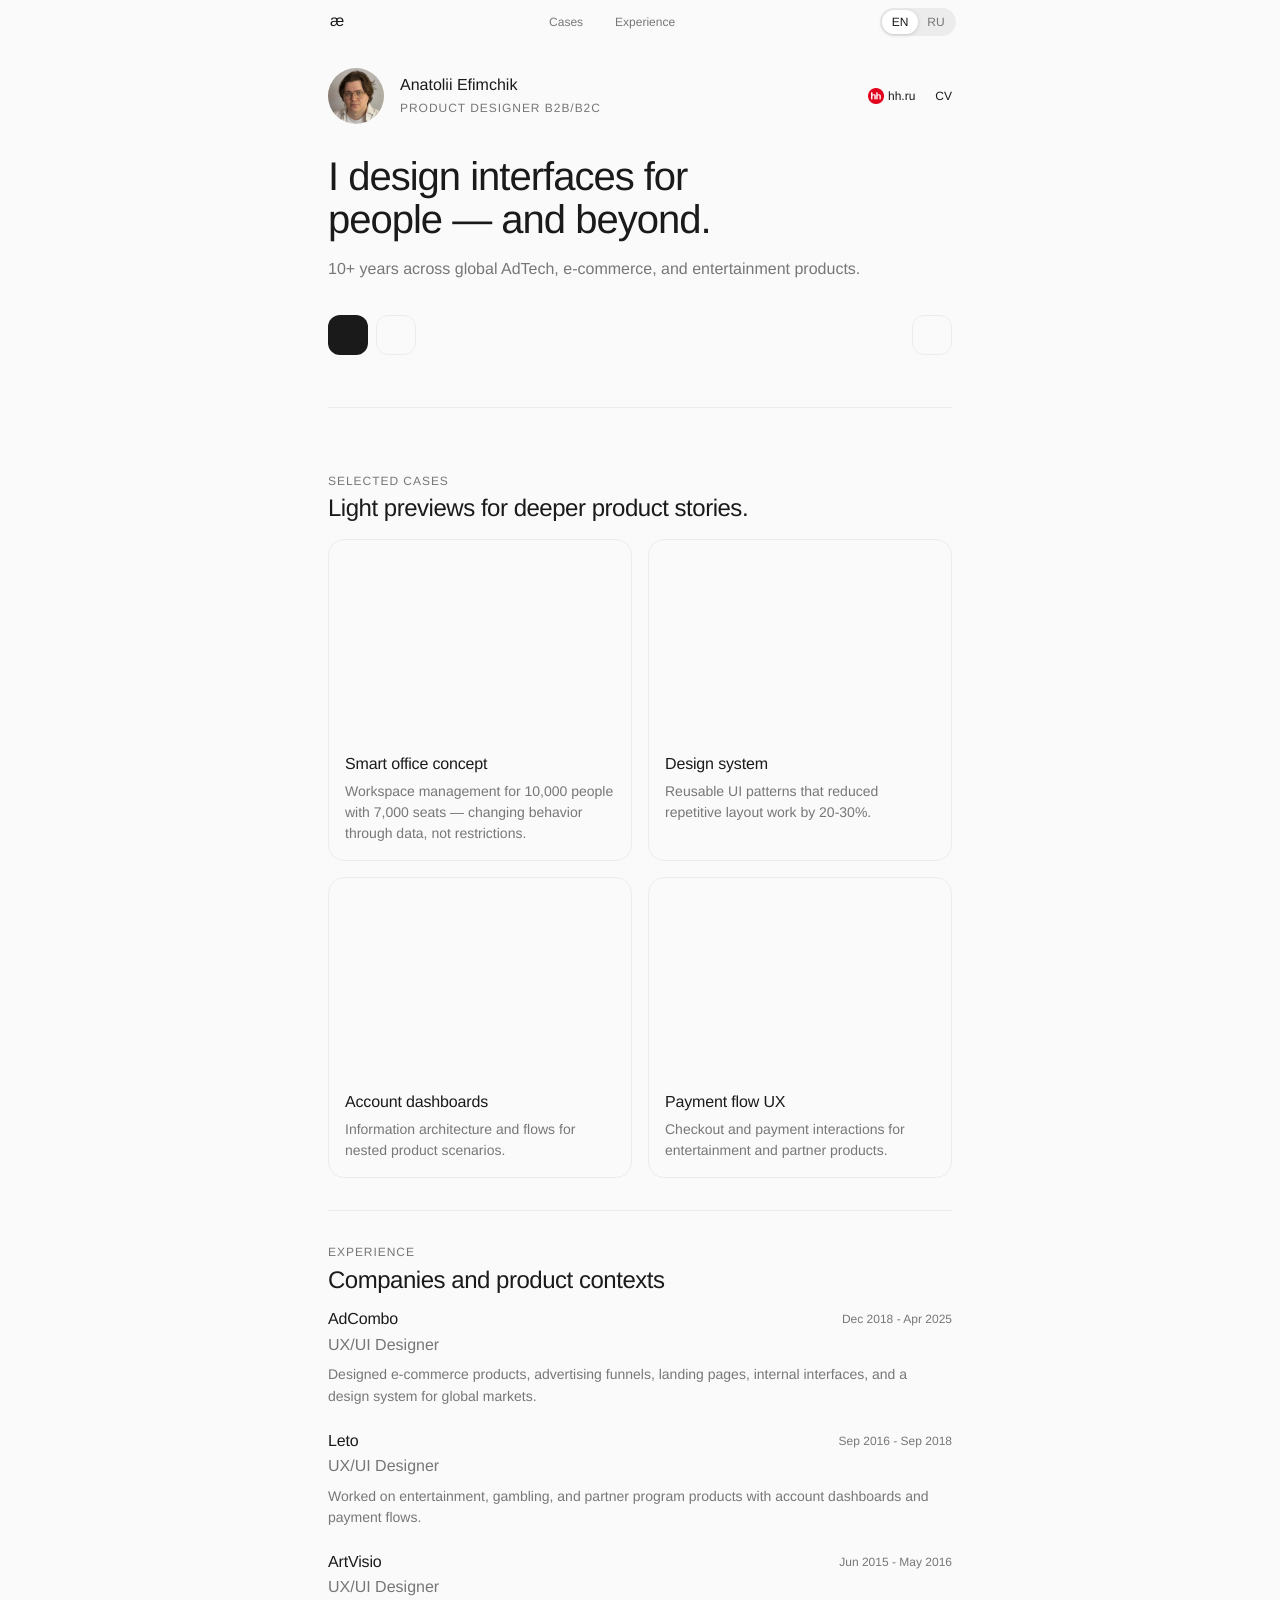
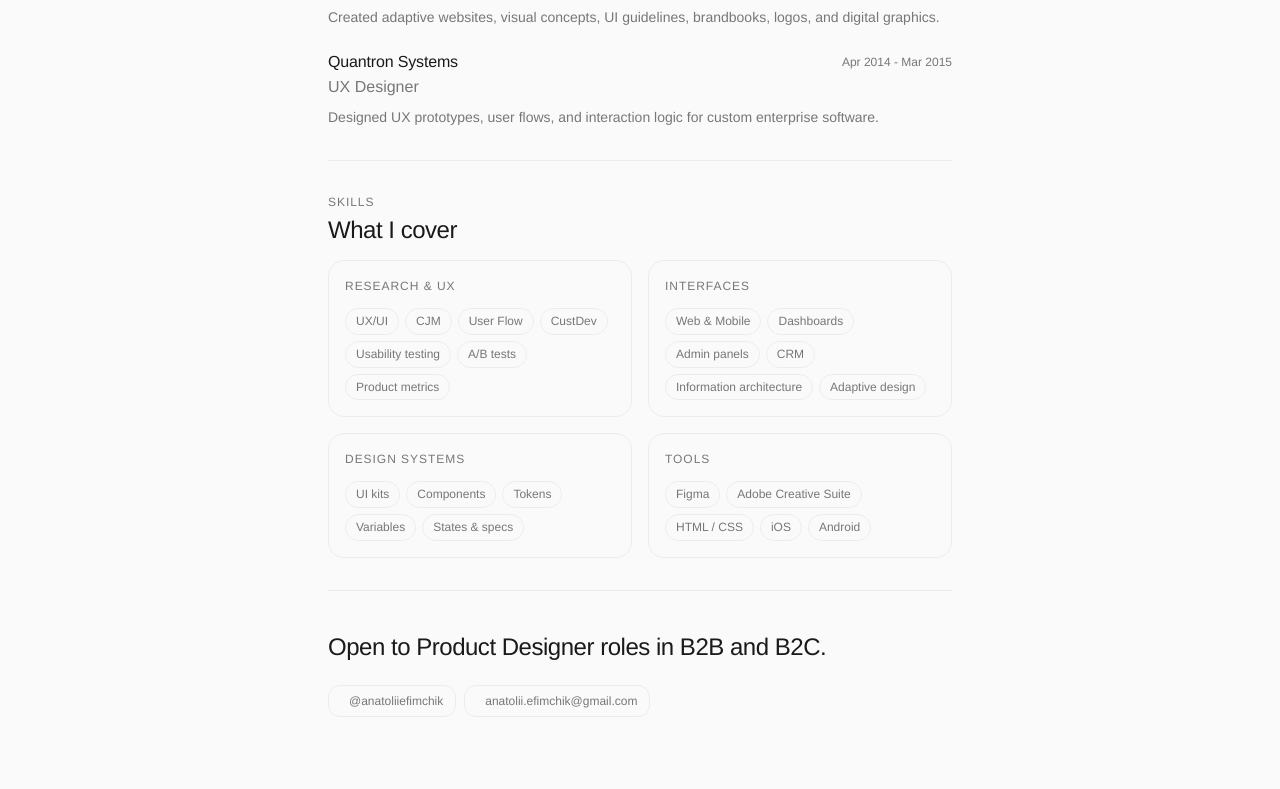
<file: index.html>
<!doctype html>
<html lang="en">
  <head>
    <meta charset="utf-8">
    <meta name="viewport" content="width=device-width, initial-scale=1">
    <meta name="description" content="Portfolio of Anatolii Efimchik, Product Designer for B2B and B2C products.">
    <title>Anatolii Efimchik - Product Designer</title>
    <link rel="icon" type="image/jpeg" href="./images/photo-small.jpg">
    <link rel="stylesheet" href="https://rsms.me/inter/inter.css">
    <link rel="stylesheet" href="https://cdn.hugeicons.com/font/hgi-stroke-rounded.css">
    <link rel="stylesheet" href="./styles.css">
  </head>
  <body>
    <header class="topbar">
      <div class="brand-group">
        <a class="brand" href="./index.html">æ</a>
      </div>
      <nav aria-label="Primary navigation">
        <a href="#cases" data-en="Cases" data-ru="Кейсы">Cases</a>
        <a href="#experience" data-en="Experience" data-ru="Опыт">Experience</a>
      </nav>
      <div class="lang-switch" aria-label="Language switcher">
        <label class="lang-pill">
          <input type="checkbox" class="lang-input">
          <span class="lang-pill-thumb"></span>
          <span class="lang-label active" id="lang-label-en">EN</span>
          <span class="lang-label" id="lang-label-ru">RU</span>
        </label>
      </div>
    </header>

    <main class="page" id="top">
      <section class="hero">
        <div class="hero-identity">
          <img class="hero-avatar" src="./images/photo-small.jpg" alt="Anatolii Efimchik">
          <div>
            <p class="hero-name" data-en="Anatolii Efimchik" data-ru="Анатолий Ефимчик">Anatolii Efimchik</p>
            <p class="eyebrow" data-en="Product Designer B2B/B2C" data-ru="Product Designer B2B/B2C">Product Designer B2B/B2C</p>
          </div>
          <div class="hero-links">
            <a class="resume-link" href="https://hh.ru/resume/1e203f9eff101777c90039ed1f7a636f473846" target="_blank" rel="noopener"><img class="btn-icon" src="./images/min-hh-red.png" alt="hh.ru">hh.ru</a>
            <a class="resume-link" href="./resume/Resume_Efimchik_EN.pdf" data-en-href="./resume/Resume_Efimchik_EN.pdf" data-ru-href="./resume/Resume_Efimchik_RU.pdf" target="_blank" rel="noopener"><i class="hgi-stroke hgi-pdf-02" aria-hidden="true"></i>CV</a>
          </div>
        </div>
        <h1
          data-en="I design interfaces for people — and beyond."
          data-ru="Я создаю интерфейсы для людей — и не только."
        >
          I design interfaces for people — and beyond.
        </h1>
        <p
          class="lead"
          data-en="10+ years across global AdTech, e-commerce, and entertainment products."
          data-ru="10+ лет в глобальных продуктах AdTech, e-commerce и entertainment."
        >
          10+ years across global AdTech, e-commerce, and entertainment products.
        </p>
        <div class="actions">
          <a class="button primary" href="https://t.me/anatoliiefimchik" target="_blank" rel="noopener" aria-label="Telegram"><i class="hgi-stroke hgi-telegram"></i></a>
          <a class="button secondary" href="mailto:anatolii.efimchik@gmail.com" target="_blank" rel="noopener" aria-label="Email"><i class="hgi-stroke hgi-mail-01"></i></a>
          <a class="button secondary behance" href="https://www.behance.net/anatoliiefimchik" target="_blank" rel="noopener" aria-label="Behance"><i class="hgi-stroke hgi-behance-01"></i></a>
        </div>
      </section>

      <section class="section" id="cases">
        <div class="section-head">
          <p class="eyebrow" data-en="Selected cases" data-ru="Избранные кейсы">Selected cases</p>
          <h2 data-en="Light previews for deeper product stories." data-ru="Легкие превью для подробных продуктовых историй.">Light previews for deeper product stories.</h2>
        </div>

        <div class="bento-grid">
          <a class="bento-card js-reveal" href="./cases/myoffice.html">
            <div class="bento-img"></div>
            <div class="bento-body">
              <h3 class="bento-title" data-en="Smart office concept" data-ru="Концепт смарт-офиса">Smart office concept</h3>
              <p class="bento-desc" data-en="Workspace management for 10,000 people with 7,000 seats — changing behavior through data, not restrictions." data-ru="Управление рабочим пространством для 10 000 человек при 7 000 мест — меняем поведение через данные, а не запреты.">Workspace management for 10,000 people with 7,000 seats — changing behavior through data, not restrictions.</p>
            </div>
          </a>

          <a class="bento-card js-reveal" href="./cases/design-system.html">
            <div class="bento-img"></div>
            <div class="bento-body">
              <h3 class="bento-title" data-en="Design system" data-ru="Дизайн-система">Design system</h3>
              <p class="bento-desc" data-en="Reusable UI patterns that reduced repetitive layout work by 20-30%." data-ru="Переиспользуемые UI-паттерны, которые сократили подготовку типовых макетов на 20-30%.">Reusable UI patterns that reduced repetitive layout work by 20-30%.</p>
            </div>
          </a>

          <a class="bento-card js-reveal" href="./cases/account-dashboard.html">
            <div class="bento-img"></div>
            <div class="bento-body">
              <h3 class="bento-title" data-en="Account dashboards" data-ru="Личные кабинеты">Account dashboards</h3>
              <p class="bento-desc" data-en="Information architecture and flows for nested product scenarios." data-ru="Информационная архитектура и сценарии для интерфейсов с глубокой вложенностью.">Information architecture and flows for nested product scenarios.</p>
            </div>
          </a>

          <a class="bento-card js-reveal" href="./cases/payment-flow.html">
            <div class="bento-img"></div>
            <div class="bento-body">
              <h3 class="bento-title" data-en="Payment flow UX" data-ru="Платежные сценарии">Payment flow UX</h3>
              <p class="bento-desc" data-en="Checkout and payment interactions for entertainment and partner products." data-ru="Checkout и платежные взаимодействия для entertainment и партнерских продуктов.">Checkout and payment interactions for entertainment and partner products.</p>
            </div>
          </a>
        </div>
      </section>


      <section class="section" id="experience">
        <div class="section-head">
          <p class="eyebrow" data-en="Experience" data-ru="Опыт">Experience</p>
          <h2 data-en="Companies and product contexts" data-ru="Компании и продуктовые контексты">Companies and product contexts</h2>
        </div>

        <div class="timeline">
          <article class="job js-reveal">
            <div class="job-top">
              <h3>AdCombo</h3>
              <p data-en="Dec 2018 - Apr 2025" data-ru="Декабрь 2018 - Апрель 2025">Dec 2018 - Apr 2025</p>
            </div>
            <p data-en="UX/UI Designer" data-ru="UX/UI-дизайнер">UX/UI Designer</p>
            <p
              data-en="Designed e-commerce products, advertising funnels, landing pages, internal interfaces, and a design system for global markets."
              data-ru="Проектировал e-commerce продукты, рекламные воронки, лендинги, внутренние интерфейсы и дизайн-систему для международных рынков."
            >
              Designed e-commerce products, advertising funnels, landing pages, internal interfaces, and a design system for global markets.
            </p>
          </article>

          <article class="job js-reveal">
            <div class="job-top">
              <h3 data-en="Leto" data-ru="Лето">Leto</h3>
              <p data-en="Sep 2016 - Sep 2018" data-ru="Сентябрь 2016 - Сентябрь 2018">Sep 2016 - Sep 2018</p>
            </div>
            <p data-en="UX/UI Designer" data-ru="UX/UI-дизайнер">UX/UI Designer</p>
            <p data-en="Worked on entertainment, gambling, and partner program products with account dashboards and payment flows." data-ru="Работал с entertainment, gambling и партнерскими продуктами, личными кабинетами и платежными сценариями.">Worked on entertainment, gambling, and partner program products with account dashboards and payment flows.</p>
          </article>

          <article class="job js-reveal">
            <div class="job-top">
              <h3>ArtVisio</h3>
              <p data-en="Jun 2015 - May 2016" data-ru="Июнь 2015 - Май 2016">Jun 2015 - May 2016</p>
            </div>
            <p data-en="UX/UI Designer" data-ru="UX/UI-дизайнер">UX/UI Designer</p>
            <p data-en="Created adaptive websites, visual concepts, UI guidelines, brandbooks, logos, and digital graphics." data-ru="Создавал адаптивные сайты, визуальные концепции, UI-гайдлайны, брендбуки, логотипы и цифровую графику.">Created adaptive websites, visual concepts, UI guidelines, brandbooks, logos, and digital graphics.</p>
          </article>

          <article class="job js-reveal">
            <div class="job-top">
              <h3>Quantron Systems</h3>
              <p data-en="Apr 2014 - Mar 2015" data-ru="Апрель 2014 - Март 2015">Apr 2014 - Mar 2015</p>
            </div>
            <p data-en="UX Designer" data-ru="UX-дизайнер">UX Designer</p>
            <p data-en="Designed UX prototypes, user flows, and interaction logic for custom enterprise software." data-ru="Проектировал UX-прототипы, User Flow и логику взаимодействия для сложного ПО на заказ.">Designed UX prototypes, user flows, and interaction logic for custom enterprise software.</p>
          </article>
        </div>
      </section>

      <section class="section" id="skills">
        <div class="section-head">
          <p class="eyebrow" data-en="Skills" data-ru="Навыки">Skills</p>
          <h2 data-en="What I cover" data-ru="Что закрываю">What I cover</h2>
        </div>
        <div class="bento-grid">
          <div class="bento-card bento-card--text js-reveal">
            <div class="bento-body">
              <span class="bento-eyebrow" data-en="Research & UX" data-ru="Research & UX">Research & UX</span>
              <div class="skill-tags">
                <span class="skill-tag">UX/UI</span>
                <span class="skill-tag">CJM</span>
                <span class="skill-tag">User Flow</span>
                <span class="skill-tag">CustDev</span>
                <span class="skill-tag">Usability testing</span>
                <span class="skill-tag">A/B tests</span>
                <span class="skill-tag">Product metrics</span>
              </div>
            </div>
          </div>

          <div class="bento-card bento-card--text js-reveal">
            <div class="bento-body">
              <span class="bento-eyebrow" data-en="Interfaces" data-ru="Интерфейсы">Interfaces</span>
              <div class="skill-tags">
                <span class="skill-tag">Web & Mobile</span>
                <span class="skill-tag">Dashboards</span>
                <span class="skill-tag">Admin panels</span>
                <span class="skill-tag">CRM</span>
                <span class="skill-tag">Information architecture</span>
                <span class="skill-tag">Adaptive design</span>
              </div>
            </div>
          </div>

          <div class="bento-card bento-card--text js-reveal">
            <div class="bento-body">
              <span class="bento-eyebrow" data-en="Design Systems" data-ru="Дизайн-системы">Design Systems</span>
              <div class="skill-tags">
                <span class="skill-tag">UI kits</span>
                <span class="skill-tag">Components</span>
                <span class="skill-tag">Tokens</span>
                <span class="skill-tag">Variables</span>
                <span class="skill-tag">States & specs</span>
              </div>
            </div>
          </div>

          <div class="bento-card bento-card--text js-reveal">
            <div class="bento-body">
              <span class="bento-eyebrow" data-en="Tools" data-ru="Инструменты">Tools</span>
              <div class="skill-tags">
                <span class="skill-tag">Figma</span>
                <span class="skill-tag">Adobe Creative Suite</span>
                <span class="skill-tag">HTML / CSS</span>
                <span class="skill-tag">iOS</span>
                <span class="skill-tag">Android</span>
              </div>
            </div>
          </div>
        </div>
      </section>

      <section class="section contact" id="contact">
        <h2 class="js-reveal" data-en="Open to Product Designer roles in B2B and B2C." data-ru="Открыт к роли продуктового дизайнера в B2B и B2C.">Open to Product Designer roles in B2B and B2C.</h2>
        <div class="contact-links">
          <a href="https://t.me/anatoliiefimchik" target="_blank" rel="noopener"><i class="hgi-stroke hgi-telegram" aria-hidden="true"></i>@anatoliiefimchik</a>
          <a href="mailto:anatolii.efimchik@gmail.com" target="_blank" rel="noopener"><i class="hgi-stroke hgi-mail-01" aria-hidden="true"></i>anatolii.efimchik@gmail.com</a>
        </div>
      </section>
    </main>

    <script src="./lang.js"></script>
    <script src="./nav.js"></script>
    <script src="./animate.js"></script>
  </body>
</html>
</file>
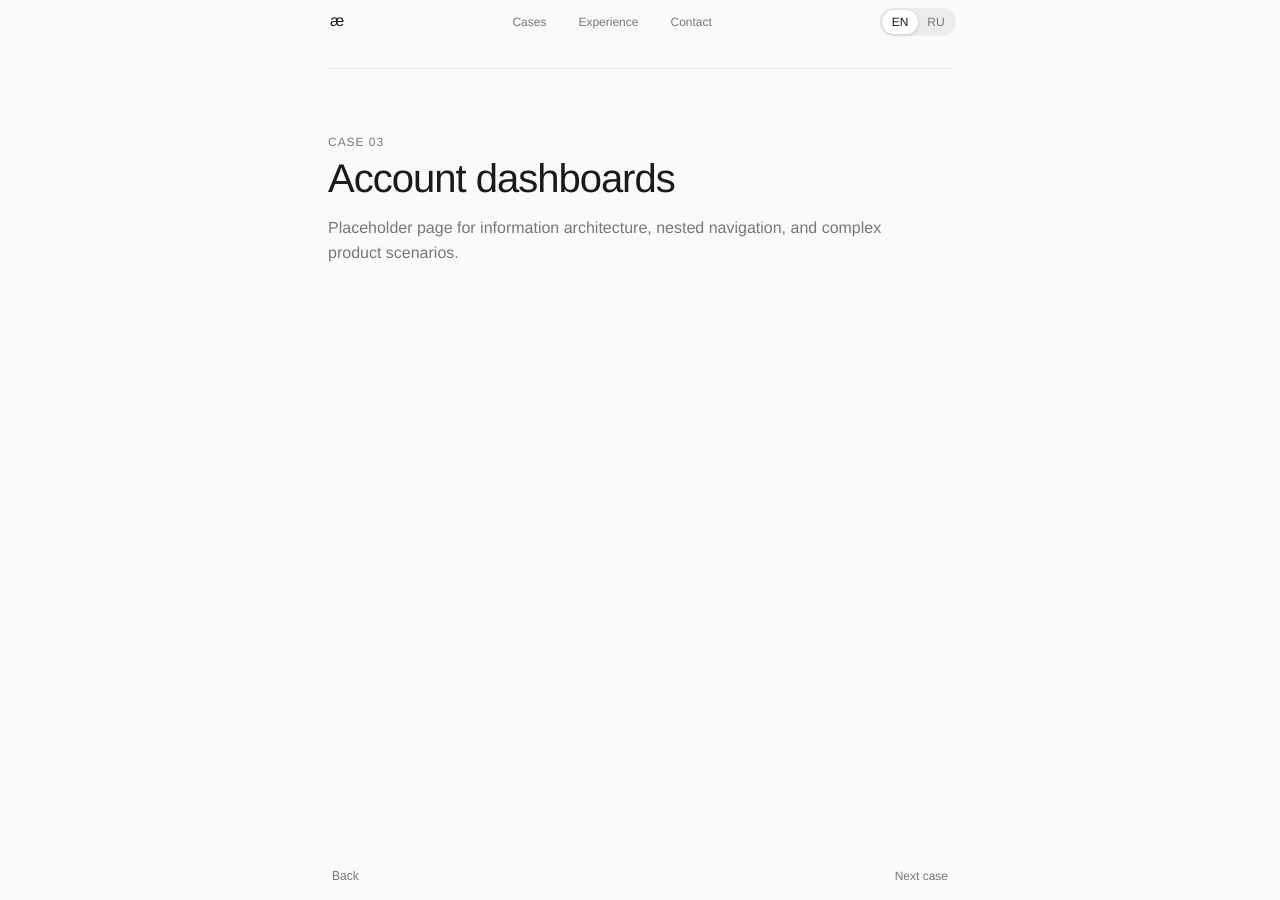
<file: cases/account-dashboard.html>
<!doctype html>
<html lang="en">
  <head>
    <meta charset="utf-8">
    <meta name="viewport" content="width=device-width, initial-scale=1">
    <meta name="description" content="Account dashboard design by Anatolii Efimchik: information architecture and flows for nested product scenarios.">
    <title>Account dashboards - Anatolii Efimchik</title>
    <link rel="icon" type="image/jpeg" href="../images/Photo-square.jpg">
    <link rel="stylesheet" href="https://rsms.me/inter/inter.css">
    <link rel="stylesheet" href="https://cdn.hugeicons.com/font/hgi-stroke-rounded.css">
    <link rel="stylesheet" href="../styles.css">
  </head>
  <body>
    <header class="topbar">
      <div class="brand-group">
        <a class="brand" href="../index.html">æ</a>
      </div>
      <nav aria-label="Case navigation">
        <a href="../index.html#cases" data-en="Cases" data-ru="Кейсы">Cases</a>
        <a href="../index.html#experience" data-en="Experience" data-ru="Опыт">Experience</a>
        <a href="../index.html#contact" data-en="Contact" data-ru="Контакты">Contact</a>
      </nav>
      <div class="lang-switch" aria-label="Language switcher">
        <label class="lang-pill">
          <input type="checkbox" class="lang-input">
          <span class="lang-pill-thumb"></span>
          <span class="lang-label active" id="lang-label-en">EN</span>
          <span class="lang-label" id="lang-label-ru">RU</span>
        </label>
      </div>
    </header>
    <main class="page case-page">
      <section class="case-page-hero">
        <article>
          <p class="eyebrow" data-en="Case 03" data-ru="Кейс 03">Case 03</p>
          <h1 data-en="Account dashboards" data-ru="Личные кабинеты">Account dashboards</h1>
          <p class="hero-note" data-en="Placeholder page for information architecture, nested navigation, and complex product scenarios." data-ru="Заготовка страницы для информационной архитектуры, вложенной навигации и сложных продуктовых сценариев.">Placeholder page for information architecture, nested navigation, and complex product scenarios.</p>
        </article>
      </section>
    </main>

    <nav class="case-nav" aria-label="Case navigation">
      <button class="button secondary" type="button" onclick="history.back()">
        <i class="hgi-stroke hgi-arrow-left-01" aria-hidden="true"></i>
        <span data-en="Back" data-ru="Назад">Back</span>
      </button>
      <a class="button secondary" href="../cases/payment-flow.html">
        <span data-en="Next case" data-ru="Следующий кейс">Next case</span>
        <i class="hgi-stroke hgi-arrow-right-01" aria-hidden="true"></i>
      </a>
    </nav>

    <script src="../lang.js"></script>
  </body>
</html>
</file>
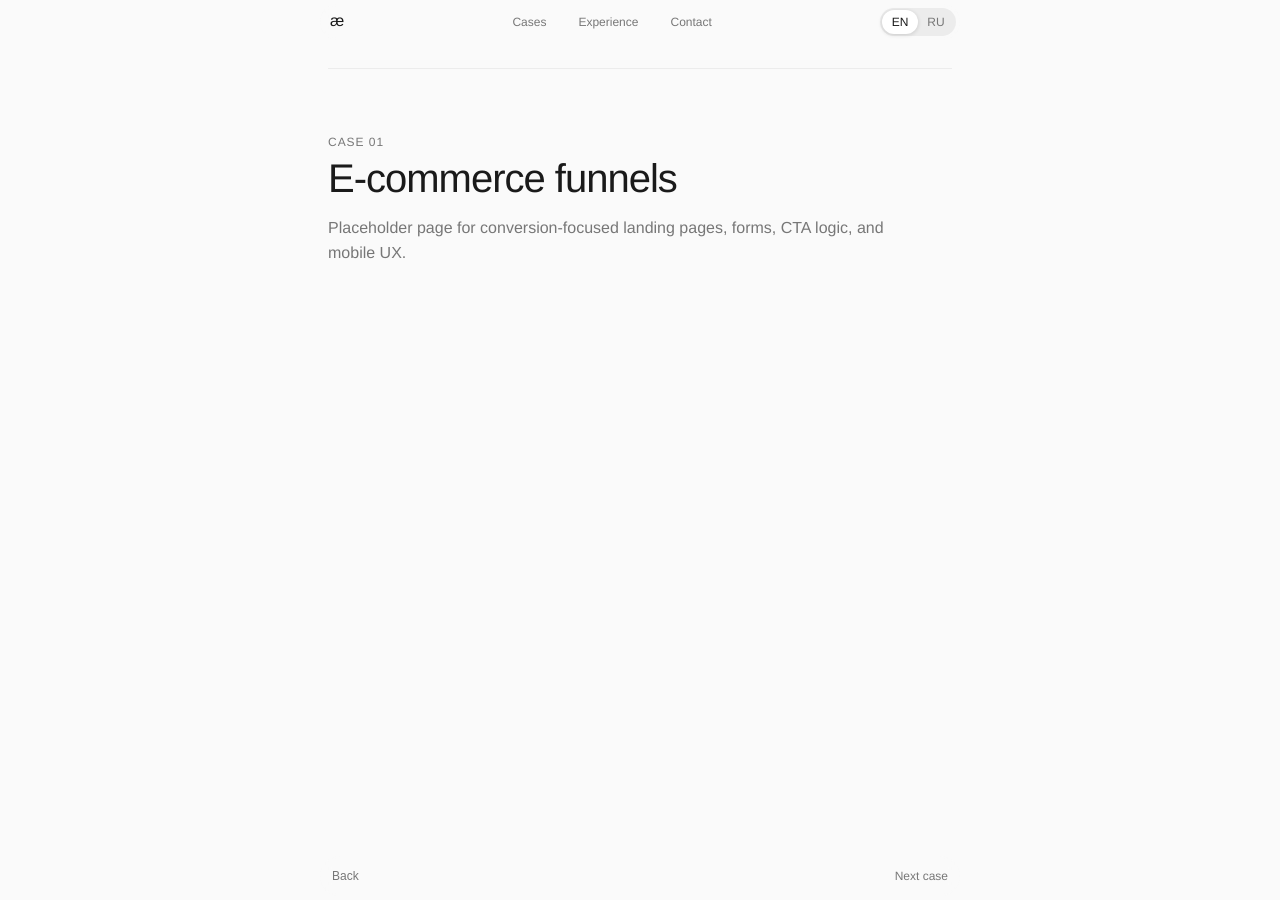
<file: cases/adcombo-funnels.html>
<!doctype html>
<html lang="en">
  <head>
    <meta charset="utf-8">
    <meta name="viewport" content="width=device-width, initial-scale=1">
    <meta name="description" content="E-commerce funnel design by Anatolii Efimchik: conversion-focused landing pages, forms, CTA logic, and mobile UX.">
    <title>E-commerce funnels - Anatolii Efimchik</title>
    <link rel="icon" type="image/jpeg" href="../images/Photo-square.jpg">
    <link rel="stylesheet" href="https://rsms.me/inter/inter.css">
    <link rel="stylesheet" href="https://cdn.hugeicons.com/font/hgi-stroke-rounded.css">
    <link rel="stylesheet" href="../styles.css">
  </head>
  <body>
    <header class="topbar">
      <div class="brand-group">
        <a class="brand" href="../index.html">æ</a>
      </div>
      <nav aria-label="Case navigation">
        <a href="../index.html#cases" data-en="Cases" data-ru="Кейсы">Cases</a>
        <a href="../index.html#experience" data-en="Experience" data-ru="Опыт">Experience</a>
        <a href="../index.html#contact" data-en="Contact" data-ru="Контакты">Contact</a>
      </nav>
      <div class="lang-switch" aria-label="Language switcher">
        <label class="lang-pill">
          <input type="checkbox" class="lang-input">
          <span class="lang-pill-thumb"></span>
          <span class="lang-label active" id="lang-label-en">EN</span>
          <span class="lang-label" id="lang-label-ru">RU</span>
        </label>
      </div>
    </header>
    <main class="page case-page">
      <section class="case-page-hero">
        <article>
          <p class="eyebrow" data-en="Case 01" data-ru="Кейс 01">Case 01</p>
          <h1 data-en="E-commerce funnels" data-ru="E-commerce воронки">E-commerce funnels</h1>
          <p class="hero-note" data-en="Placeholder page for conversion-focused landing pages, forms, CTA logic, and mobile UX." data-ru="Заготовка страницы для лендингов, форм, CTA-логики и mobile UX с фокусом на конверсию.">Placeholder page for conversion-focused landing pages, forms, CTA logic, and mobile UX.</p>
        </article>
      </section>
    </main>

    <nav class="case-nav" aria-label="Case navigation">
      <button class="button secondary" type="button" onclick="history.back()">
        <i class="hgi-stroke hgi-arrow-left-01" aria-hidden="true"></i>
        <span data-en="Back" data-ru="Назад">Back</span>
      </button>
      <a class="button secondary" href="../cases/design-system.html">
        <span data-en="Next case" data-ru="Следующий кейс">Next case</span>
        <i class="hgi-stroke hgi-arrow-right-01" aria-hidden="true"></i>
      </a>
    </nav>

    <script src="../lang.js"></script>
  </body>
</html>
</file>
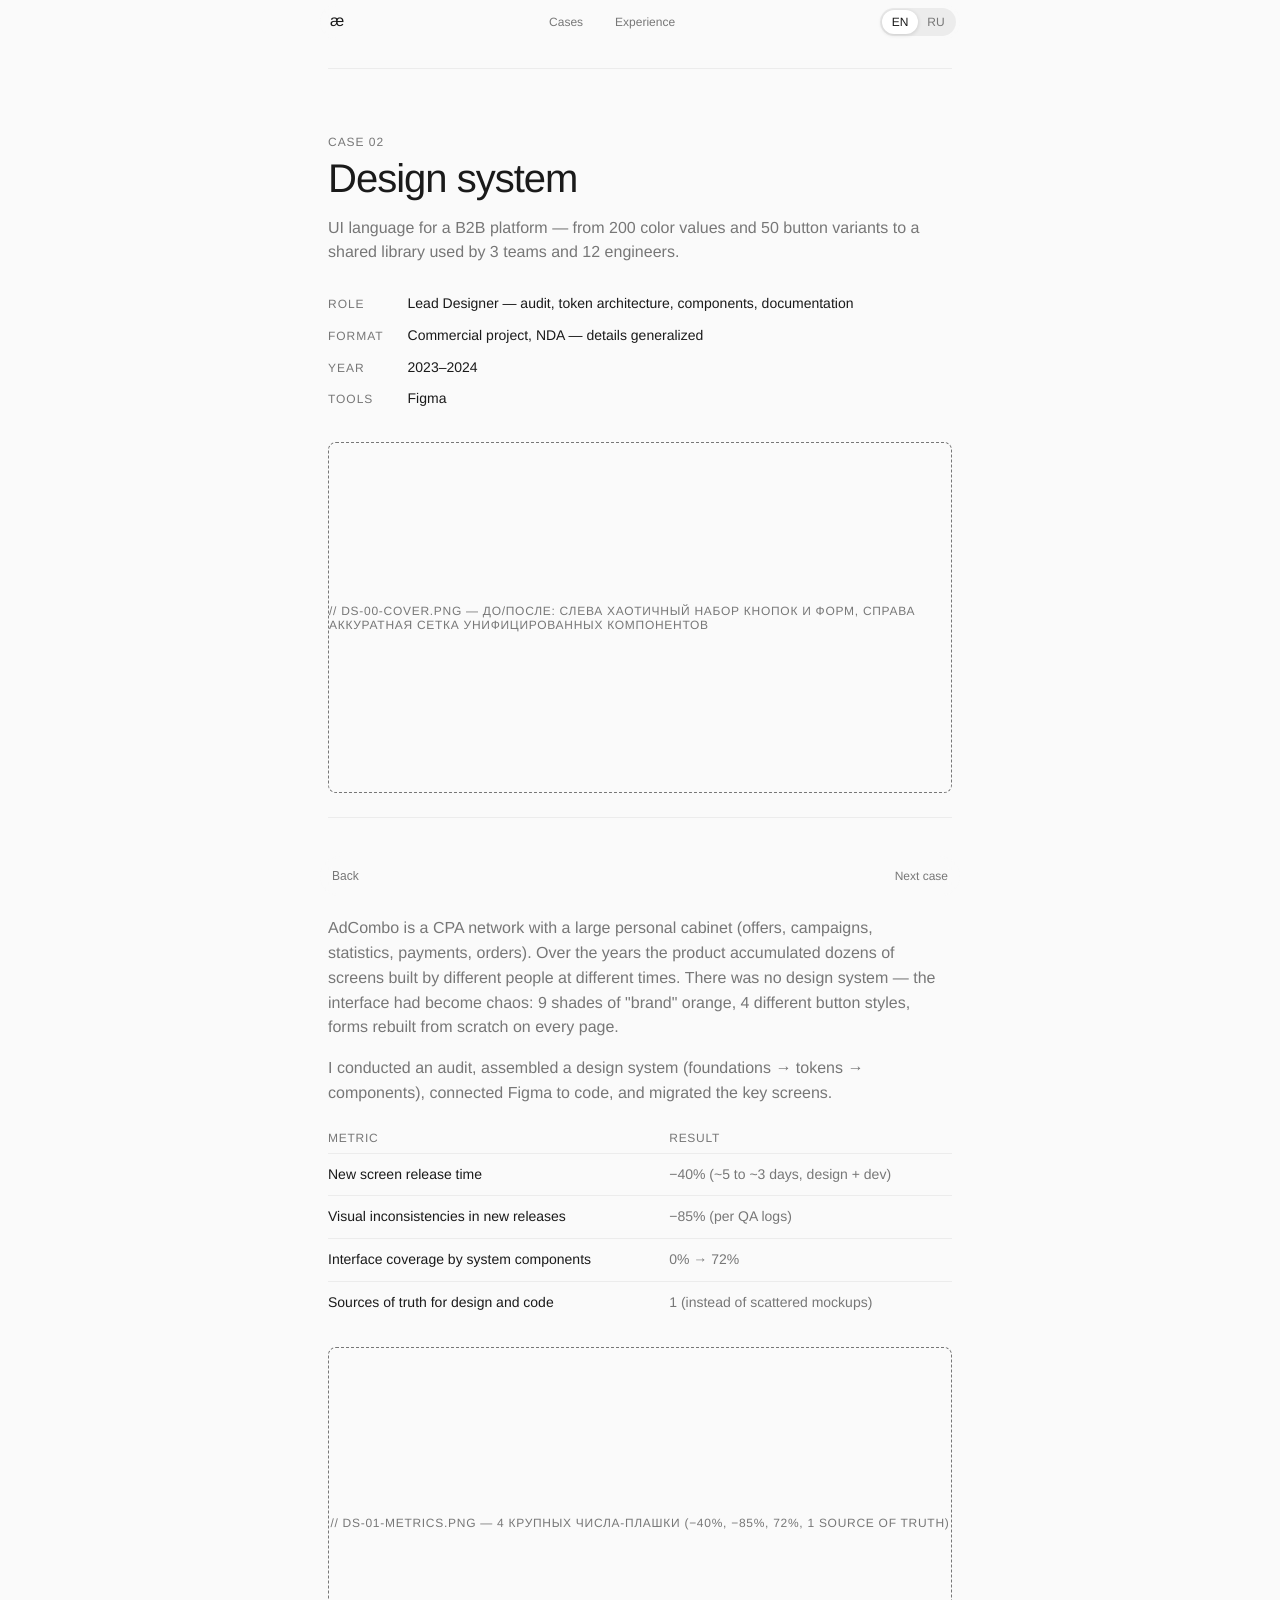
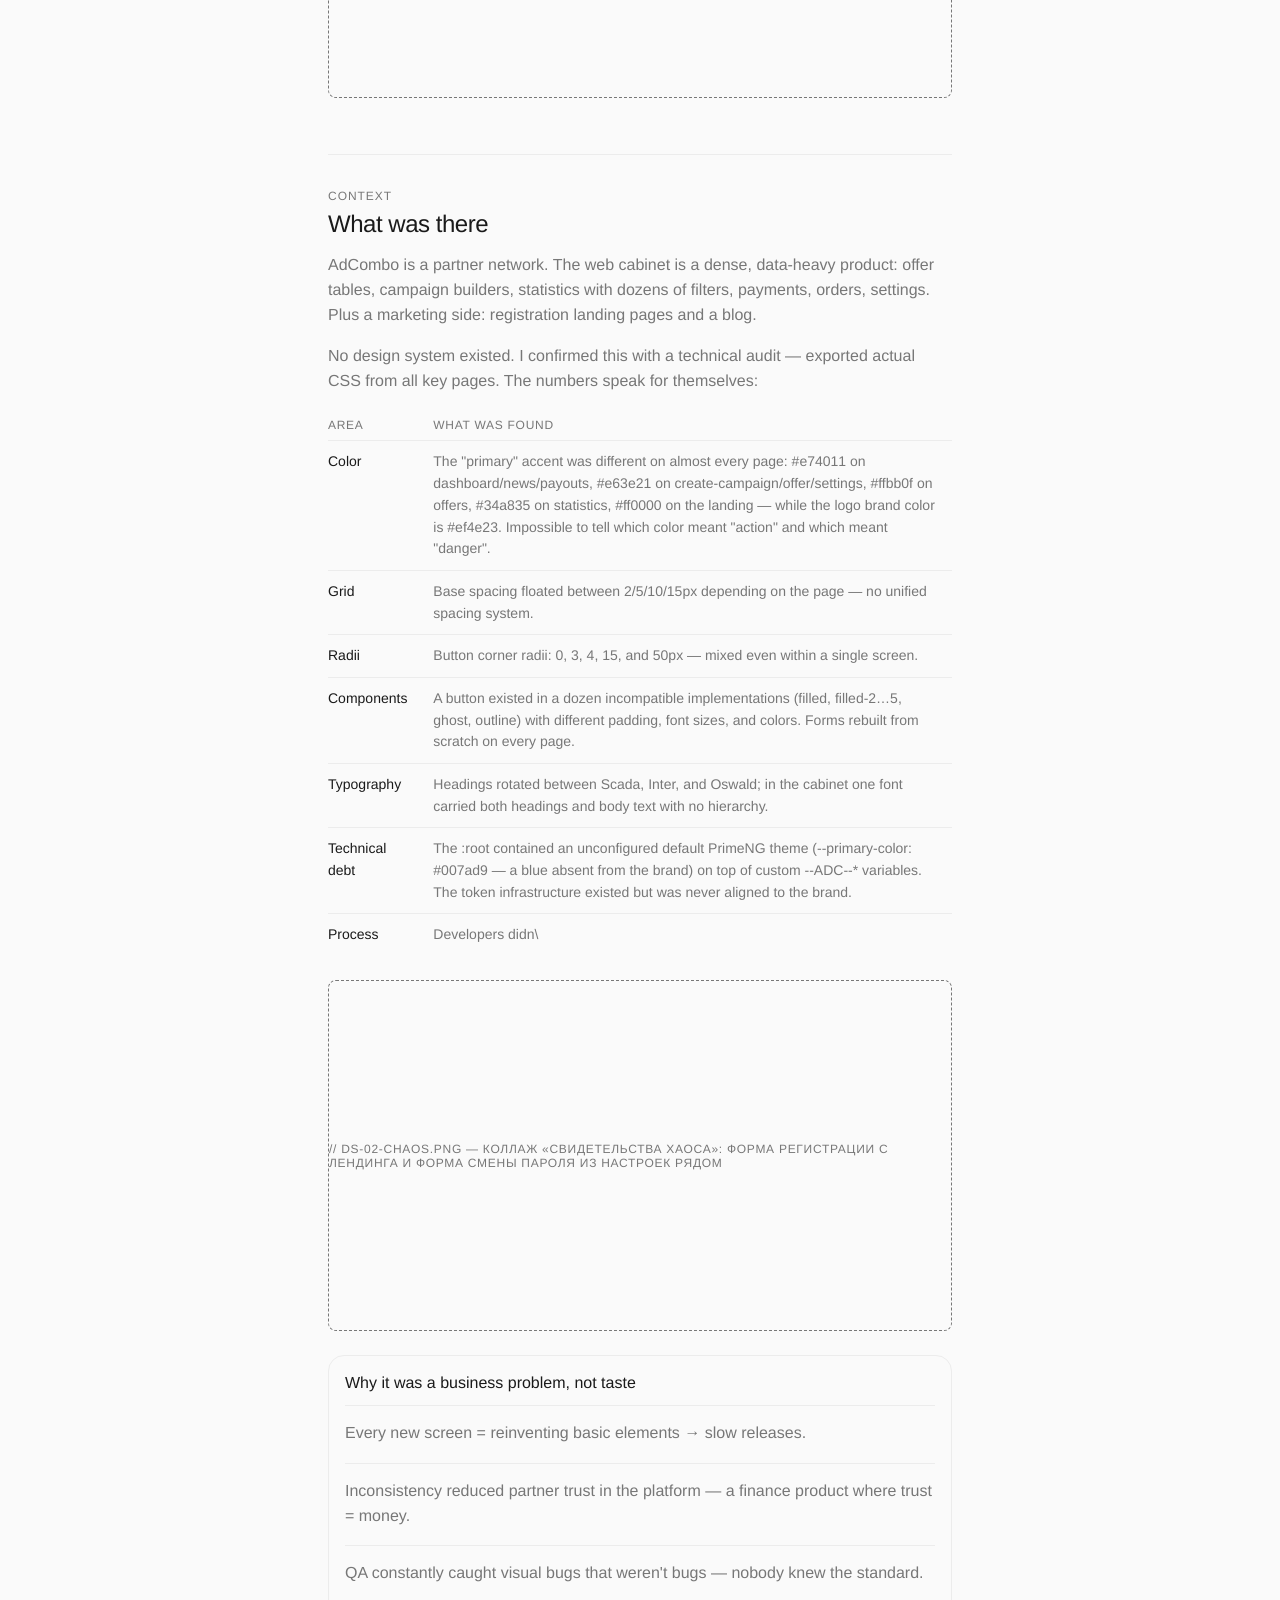
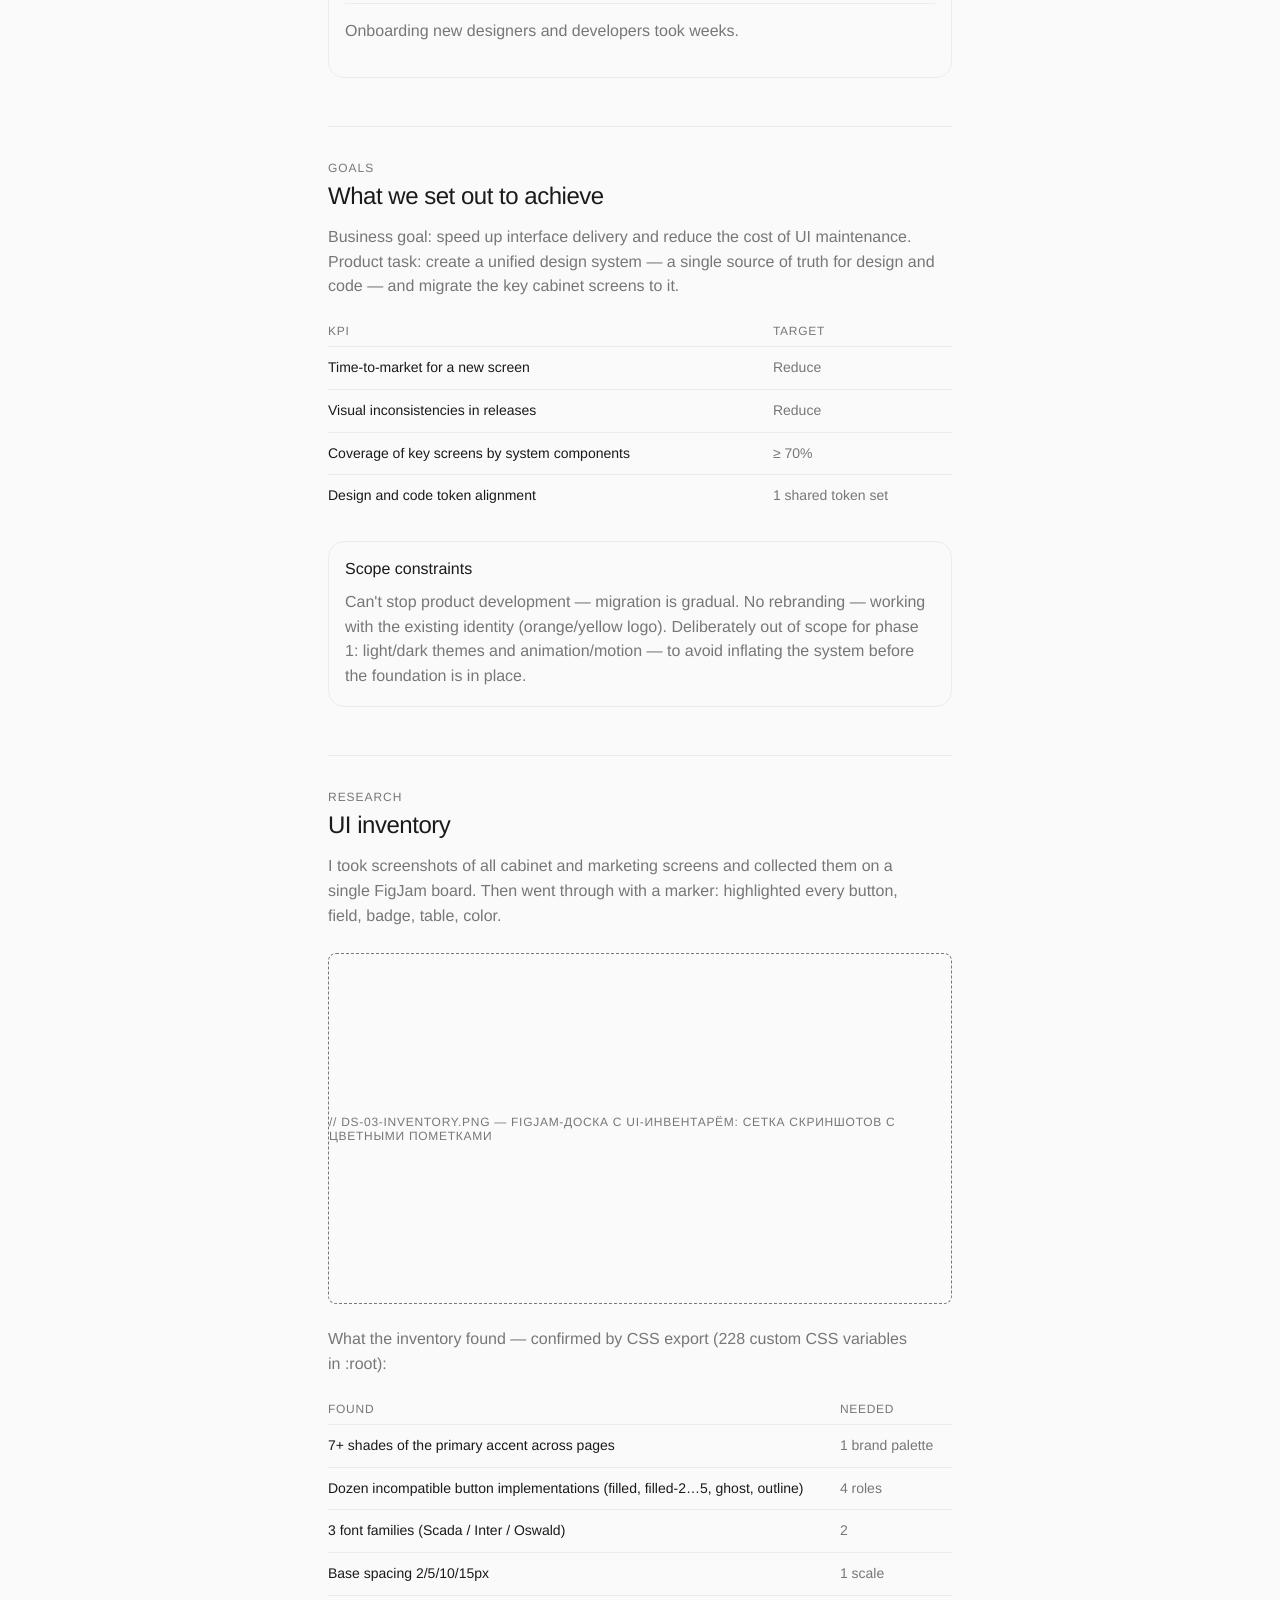
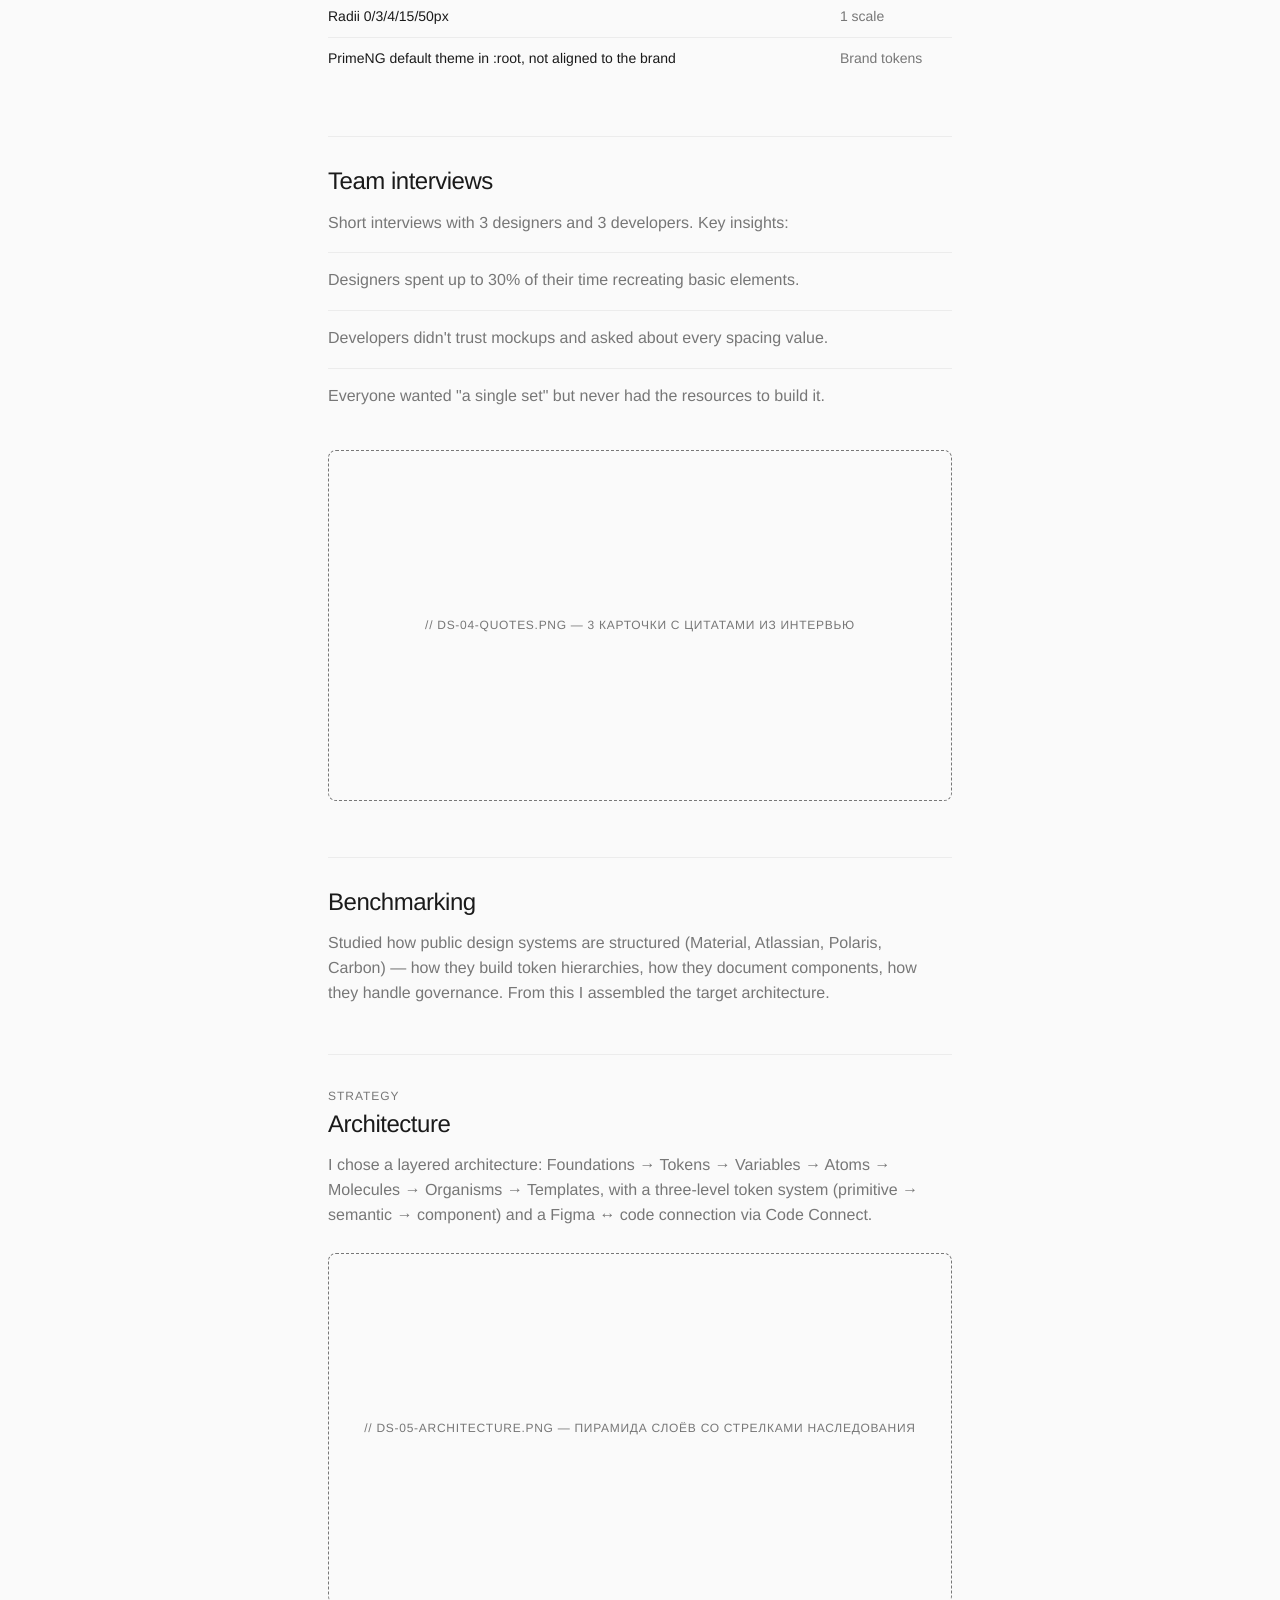
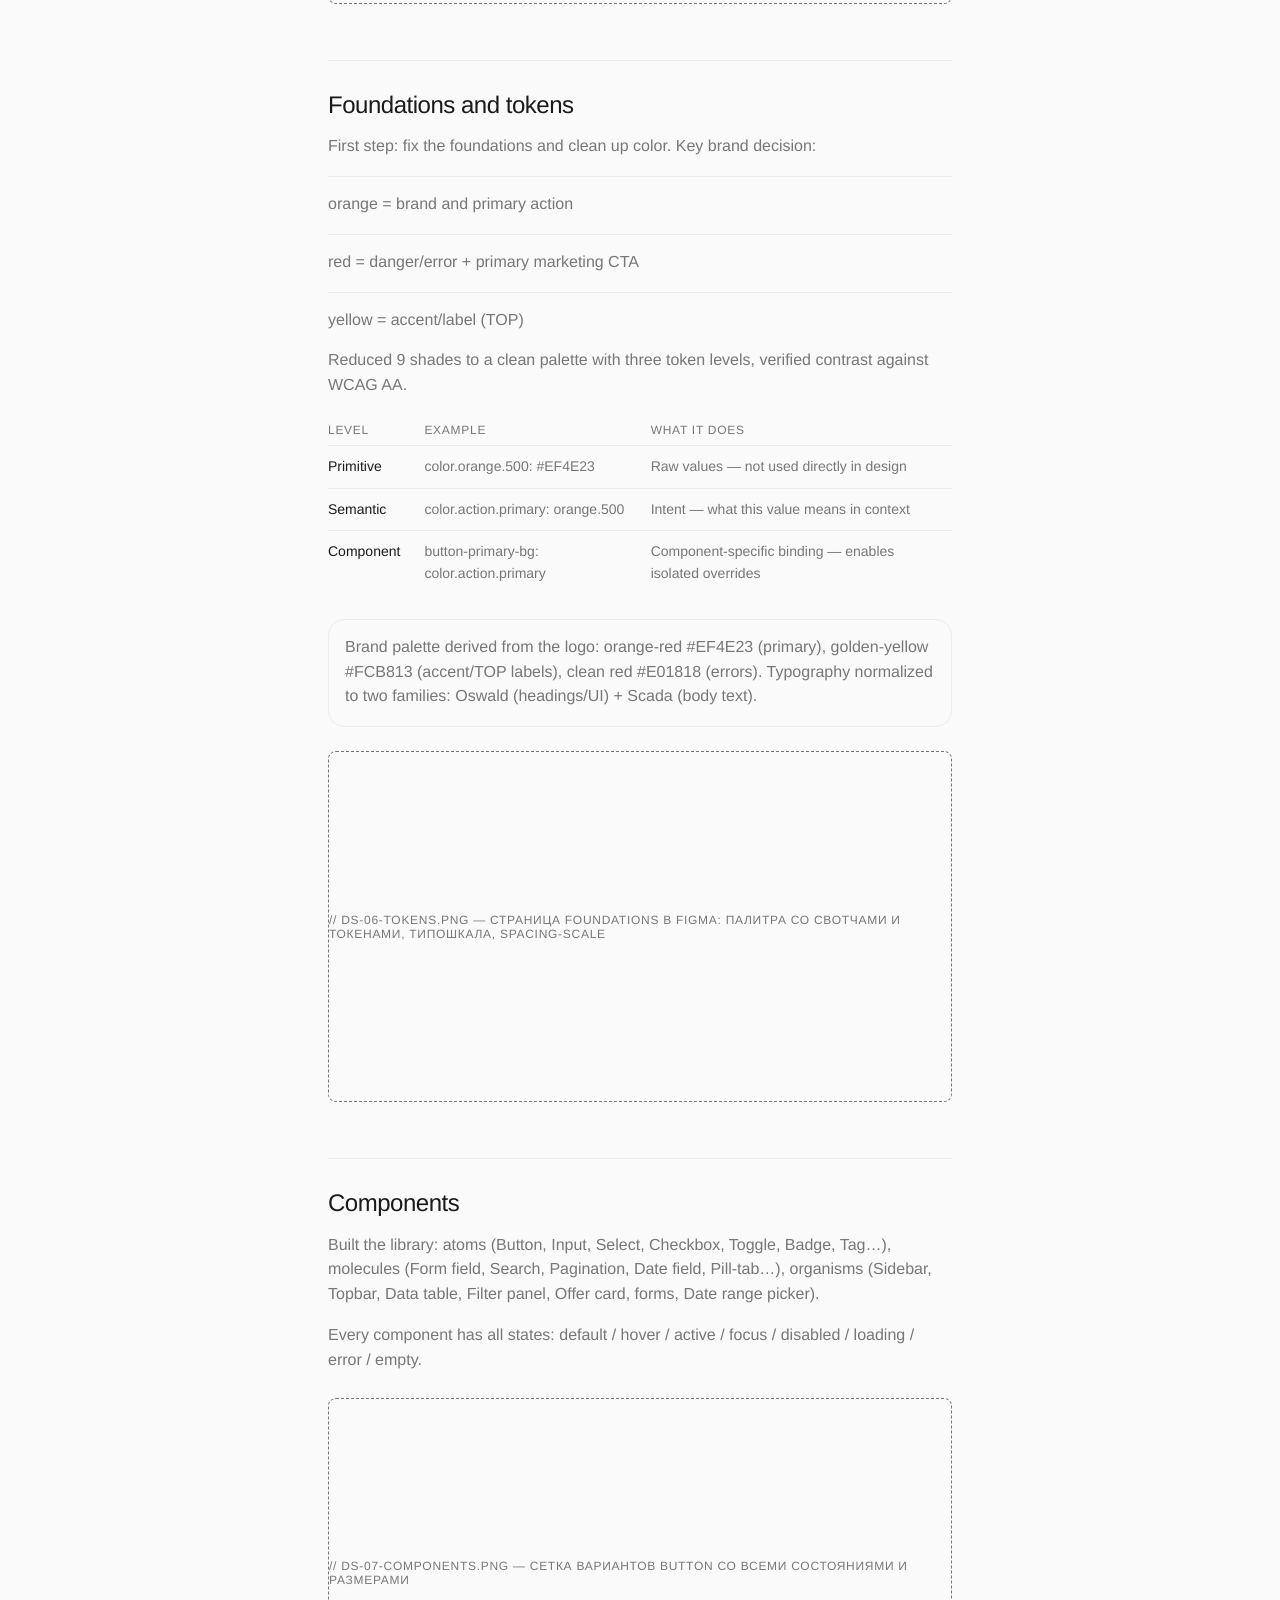
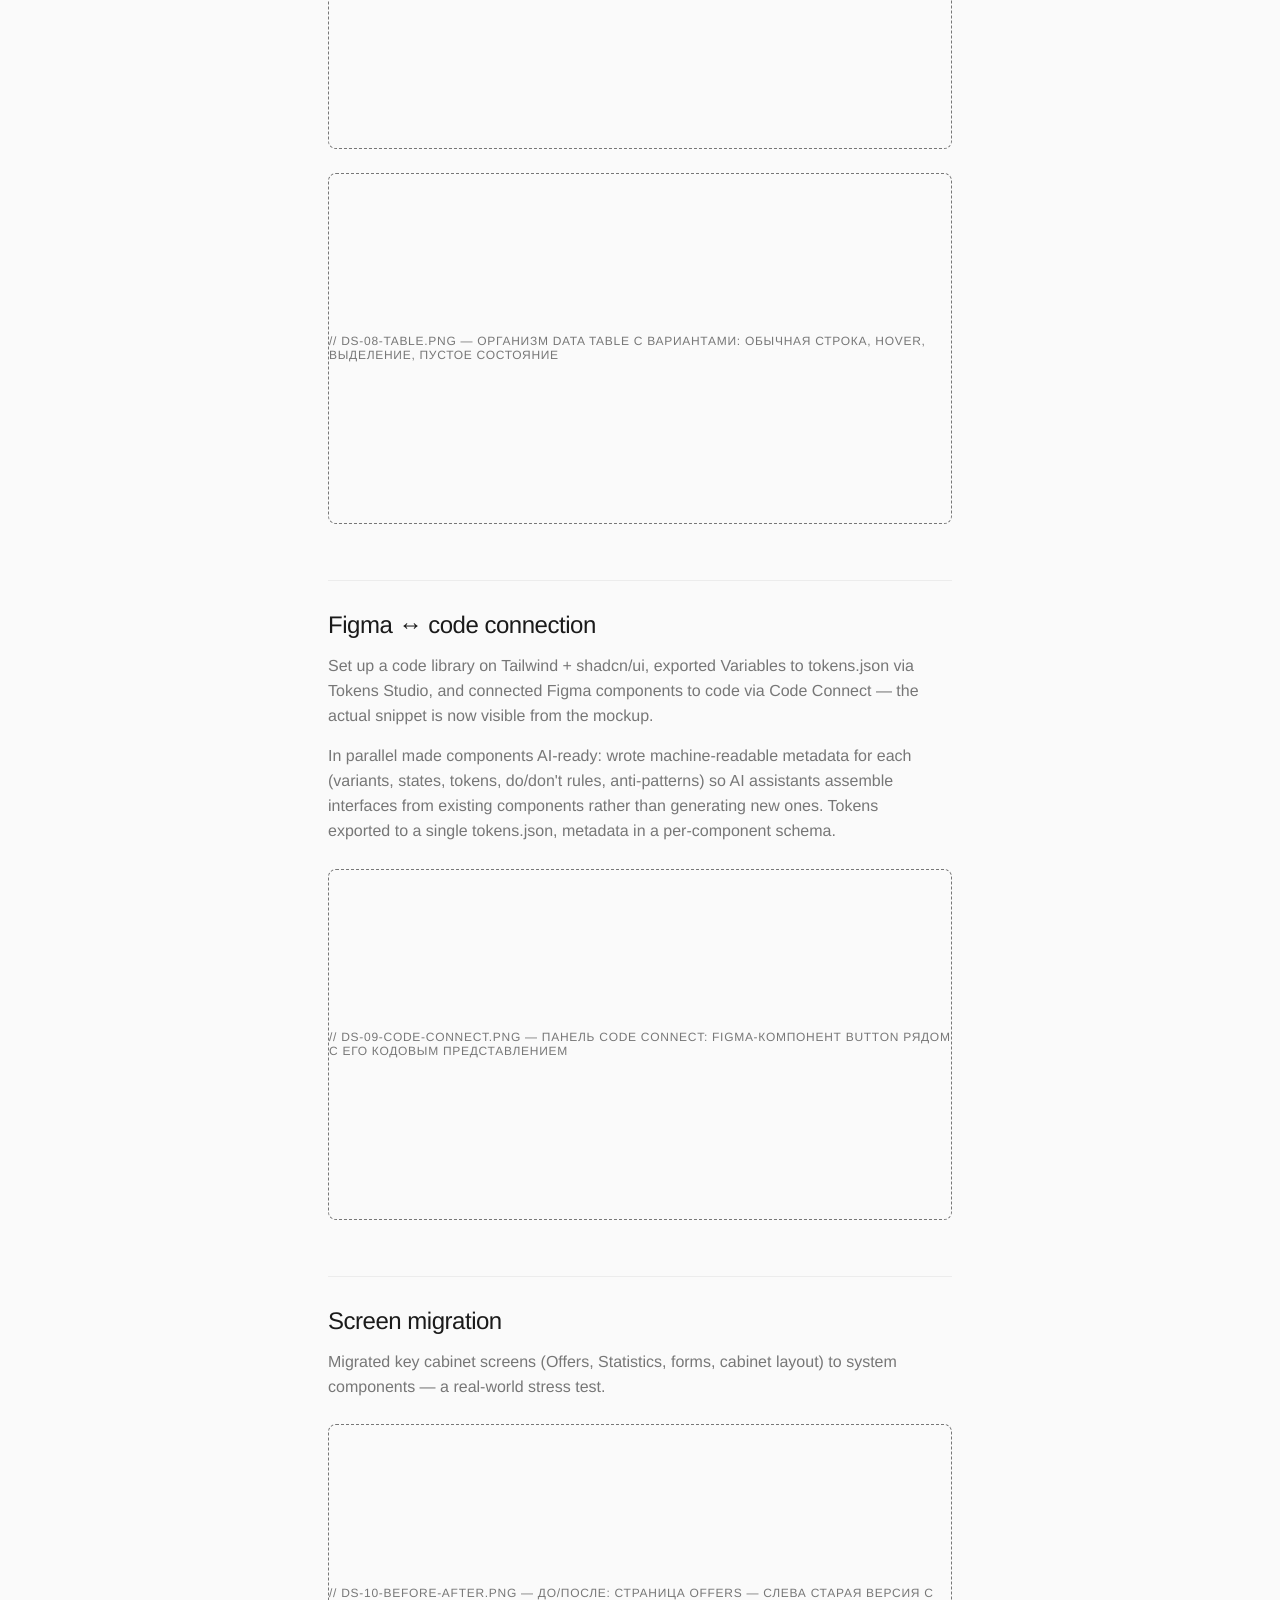
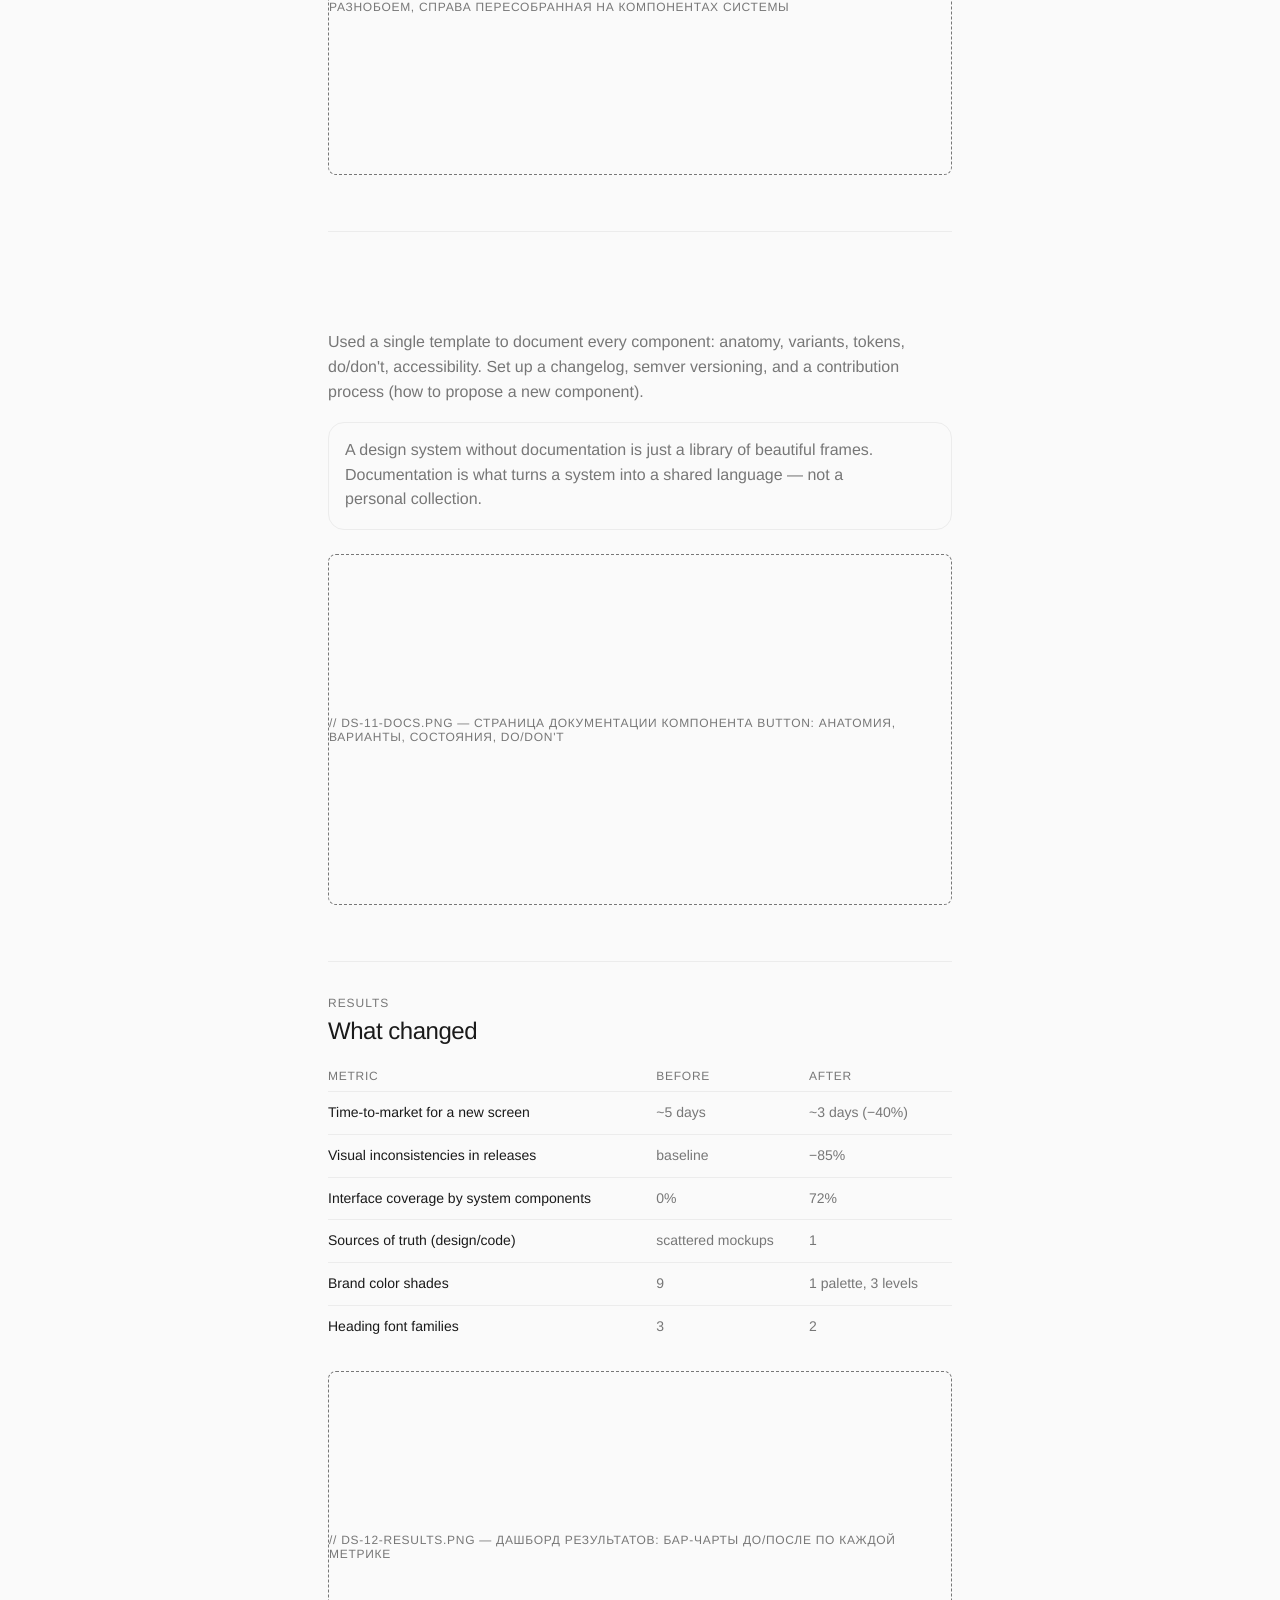
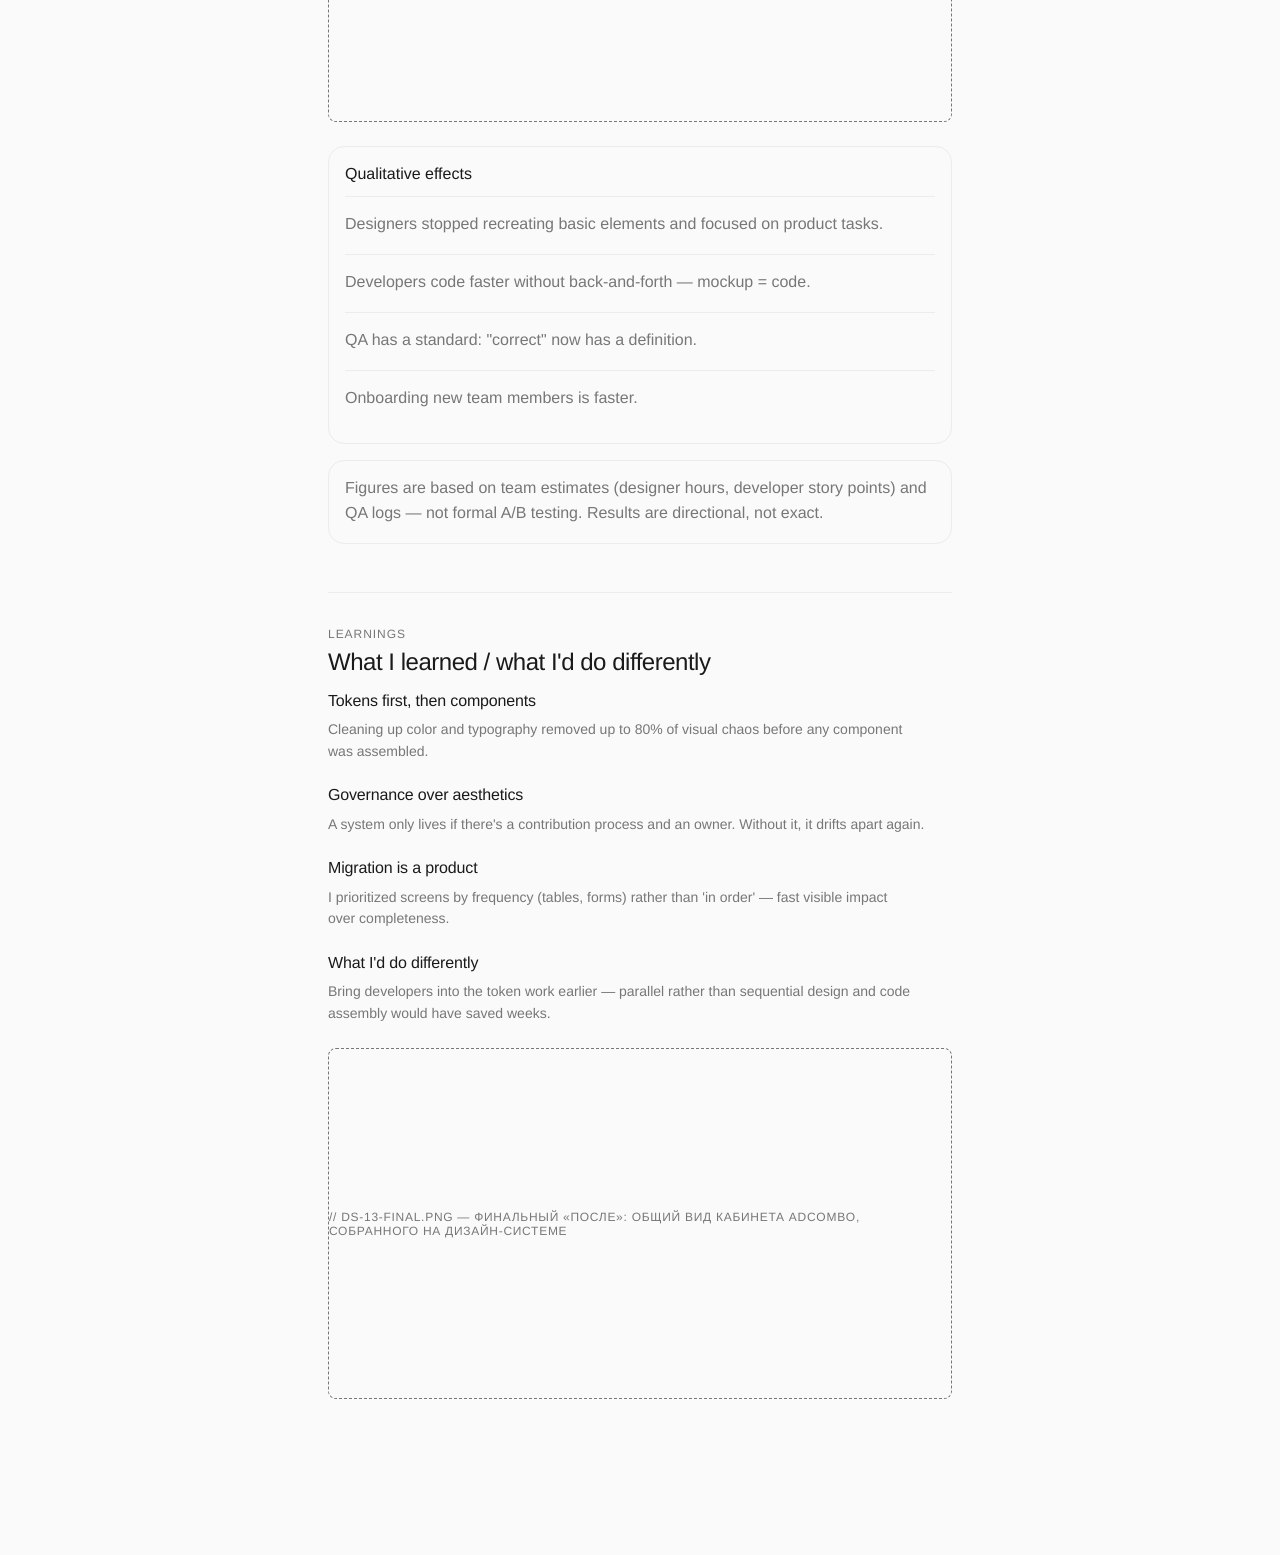
<file: cases/design-system.html>
<!doctype html>
<html lang="en">
  <head>
    <meta charset="utf-8">
    <meta name="viewport" content="width=device-width, initial-scale=1">
    <meta name="description" content="Design system case by Anatolii Efimchik: building a shared UI language for a B2B platform used by 3 product teams.">
    <title>Design system - Anatolii Efimchik</title>
    <link rel="icon" type="image/jpeg" href="../images/photo-small.jpg">
    <link rel="stylesheet" href="https://rsms.me/inter/inter.css">
    <link rel="stylesheet" href="https://cdn.hugeicons.com/font/hgi-stroke-rounded.css">
    <link rel="stylesheet" href="../styles.css">
  </head>
  <body>
    <header class="topbar">
      <div class="brand-group">
        <a class="brand" href="../index.html">æ</a>
      </div>
      <nav aria-label="Case navigation">
        <a href="../index.html#cases" data-en="Cases" data-ru="Кейсы">Cases</a>
        <a href="../index.html#experience" data-en="Experience" data-ru="Опыт">Experience</a>
      </nav>
      <div class="lang-switch" aria-label="Language switcher">
        <label class="lang-pill">
          <input type="checkbox" class="lang-input">
          <span class="lang-pill-thumb"></span>
          <span class="lang-label active" id="lang-label-en">EN</span>
          <span class="lang-label" id="lang-label-ru">RU</span>
        </label>
      </div>
    </header>

    <main class="page case-page">

      <!-- ─── Hero ─── -->
      <section class="case-page-hero">
        <p class="eyebrow" data-en="Case 02" data-ru="Кейс 02">Case 02</p>
        <h1 data-en="Design system" data-ru="Дизайн-система">Design system</h1>
        <p class="lead" data-en="UI language for a B2B platform — from 200 color values and 50 button variants to a shared library used by 3 teams and 12 engineers." data-ru="UI-язык для B2B-платформы — от 200 цветовых значений и 50 вариантов кнопки до единой библиотеки для 3 команд и 12 инженеров.">UI language for a B2B platform — from 200 color values and 50 button variants to a shared library used by 3 teams and 12 engineers.</p>
        <dl class="case-meta">
          <dt data-en="Role" data-ru="Роль">Role</dt>
          <dd data-en="Lead Designer — audit, token architecture, components, documentation" data-ru="Lead Designer — аудит, архитектура токенов, компоненты, документация">Lead Designer — audit, token architecture, components, documentation</dd>
          <dt data-en="Format" data-ru="Формат">Format</dt>
          <dd data-en="Commercial project, NDA — details generalized" data-ru="Коммерческий проект, NDA — детали обобщены">Commercial project, NDA — details generalized</dd>
          <dt data-en="Year" data-ru="Год">Year</dt>
          <dd>2023–2024</dd>
          <dt data-en="Tools" data-ru="Инструменты">Tools</dt>
          <dd>Figma</dd>
        </dl>
      </section>

      <div class="img-placeholder">// DS-00-cover.png — до/после: слева хаотичный набор кнопок и форм, справа аккуратная сетка унифицированных компонентов</div>

      <!-- ─── TL;DR ─── -->
      <section class="section">
        <div class="section-head js-reveal">
          <p class="eyebrow">TL;DR</p>
          <h2 data-en="For those who scroll fast" data-ru="Для тех, кто листает быстро">For those who scroll fast</h2>
        </div>
        <p class="body-text" data-en='AdCombo is a CPA network with a large personal cabinet (offers, campaigns, statistics, payments, orders). Over the years the product accumulated dozens of screens built by different people at different times. There was no design system — the interface had become chaos: 9 shades of "brand" orange, 4 different button styles, forms rebuilt from scratch on every page.' data-ru="AdCombo — CPA-сеть с большим личным кабинетом (офферы, кампании, статистика, выплаты, ордера). За годы продукт оброс десятками экранов, которые делали разные люди в разное время. Единой дизайн-системы не было — интерфейс превращался в хаос: 9 оттенков «фирменного» оранжевого, 4 разных стиля кнопок, формы, собранные заново на каждой странице.">AdCombo is a CPA network with a large personal cabinet (offers, campaigns, statistics, payments, orders). Over the years the product accumulated dozens of screens built by different people at different times. There was no design system — the interface had become chaos: 9 shades of "brand" orange, 4 different button styles, forms rebuilt from scratch on every page.</p>
        <p class="body-text" data-en="I conducted an audit, assembled a design system (foundations → tokens → components), connected Figma to code, and migrated the key screens." data-ru="Я провела аудит, собрала дизайн-систему (foundations → токены → компоненты), связала Figma с кодом и перевела на неё ключевые экраны.">I conducted an audit, assembled a design system (foundations → tokens → components), connected Figma to code, and migrated the key screens.</p>
        <table class="case-table">
          <thead>
            <tr>
              <th data-en="Metric" data-ru="Метрика">Metric</th>
              <th data-en="Result" data-ru="Результат">Result</th>
            </tr>
          </thead>
          <tbody>
            <tr>
              <td data-en="New screen release time" data-ru="Время выпуска нового экрана">New screen release time</td>
              <td data-en="−40% (~5 to ~3 days, design + dev)" data-ru="−40% (с ~5 до ~3 дней дизайн+вёрстка)">−40% (~5 to ~3 days, design + dev)</td>
            </tr>
            <tr>
              <td data-en="Visual inconsistencies in new releases" data-ru="Визуальных несоответствий в новых релизах">Visual inconsistencies in new releases</td>
              <td data-en="−85% (per QA logs)" data-ru="−85% (по QA-логам)">−85% (per QA logs)</td>
            </tr>
            <tr>
              <td data-en="Interface coverage by system components" data-ru="Покрытие интерфейса компонентами системы">Interface coverage by system components</td>
              <td>0% → 72%</td>
            </tr>
            <tr>
              <td data-en="Sources of truth for design and code" data-ru="Источник правды для дизайна и кода">Sources of truth for design and code</td>
              <td data-en="1 (instead of scattered mockups)" data-ru="1 (вместо россыпи макетов)">1 (instead of scattered mockups)</td>
            </tr>
          </tbody>
        </table>
        <div class="img-placeholder">// DS-01-metrics.png — 4 крупных числа-плашки (−40%, −85%, 72%, 1 source of truth)</div>
      </section>

      <!-- ─── Context ─── -->
      <section class="section">
        <div class="section-head js-reveal">
          <p class="eyebrow" data-en="Context" data-ru="Контекст">Context</p>
          <h2 data-en="What was there" data-ru="Что было">What was there</h2>
        </div>
        <p class="body-text" data-en="AdCombo is a partner network. The web cabinet is a dense, data-heavy product: offer tables, campaign builders, statistics with dozens of filters, payments, orders, settings. Plus a marketing side: registration landing pages and a blog." data-ru="AdCombo — партнёрская сеть. Веб-кабинет — это плотный data-heavy продукт: таблицы офферов, конструкторы кампаний, статистика с десятками фильтров, выплаты, ордера, настройки. Плюс маркетинговая часть: лендинги регистрации и блог.">AdCombo is a partner network. The web cabinet is a dense, data-heavy product: offer tables, campaign builders, statistics with dozens of filters, payments, orders, settings. Plus a marketing side: registration landing pages and a blog.</p>
        <p class="body-text" data-en="No design system existed. I confirmed this with a technical audit — exported actual CSS from all key pages. The numbers speak for themselves:" data-ru="Дизайн-системы не существовало. Я подтвердила это техническим аудитом — выгрузила реальный CSS со всех ключевых страниц. Цифры говорят сами за себя:">No design system existed. I confirmed this with a technical audit — exported actual CSS from all key pages. The numbers speak for themselves:</p>
        <table class="case-table">
          <thead>
            <tr>
              <th data-en="Area" data-ru="Область">Area</th>
              <th data-en="What was found" data-ru="Что обнаружено">What was found</th>
            </tr>
          </thead>
          <tbody>
            <tr>
              <td data-en="Color" data-ru="Цвет">Color</td>
              <td data-en='The "primary" accent was different on almost every page: #e74011 on dashboard/news/payouts, #e63e21 on create-campaign/offer/settings, #ffbb0f on offers, #34a835 on statistics, #ff0000 on the landing — while the logo brand color is #ef4e23. Impossible to tell which color meant "action" and which meant "danger".' data-ru="«Основной» акцент оказался разным почти на каждой странице: #e74011 на dashboard/news/payouts, #e63e21 на create-campaign/offer/settings, #ffbb0f на offers, #34a835 на statistics, #ff0000 на лендинге — при том что в логотипе бренд-цвет #ef4e23. Было невозможно сказать, какой цвет значит «действие», а какой — «опасность».">The "primary" accent was different on almost every page: #e74011 on dashboard/news/payouts, #e63e21 on create-campaign/offer/settings, #ffbb0f on offers, #34a835 on statistics, #ff0000 on the landing — while the logo brand color is #ef4e23. Impossible to tell which color meant "action" and which meant "danger".</td>
            </tr>
            <tr>
              <td data-en="Grid" data-ru="Сетка">Grid</td>
              <td data-en="Base spacing floated between 2/5/10/15px depending on the page — no unified spacing system." data-ru="Базовый отступ плавал между 2/5/10/15px в зависимости от страницы — единой системы интервалов не было.">Base spacing floated between 2/5/10/15px depending on the page — no unified spacing system.</td>
            </tr>
            <tr>
              <td data-en="Radii" data-ru="Радиусы">Radii</td>
              <td data-en="Button corner radii: 0, 3, 4, 15, and 50px — mixed even within a single screen." data-ru="Скругления кнопок: 0, 3, 4, 15 и 50px вперемешку даже в пределах одного экрана.">Button corner radii: 0, 3, 4, 15, and 50px — mixed even within a single screen.</td>
            </tr>
            <tr>
              <td data-en="Components" data-ru="Компоненты">Components</td>
              <td data-en="A button existed in a dozen incompatible implementations (filled, filled-2…5, ghost, outline) with different padding, font sizes, and colors. Forms rebuilt from scratch on every page." data-ru="Кнопка существовала в десятке несводимых реализаций (filled, filled-2…5, ghost, outline) с разными паддингами, размерами шрифта и цветами. Формы собирались заново на каждой странице.">A button existed in a dozen incompatible implementations (filled, filled-2…5, ghost, outline) with different padding, font sizes, and colors. Forms rebuilt from scratch on every page.</td>
            </tr>
            <tr>
              <td data-en="Typography" data-ru="Типографика">Typography</td>
              <td data-en="Headings rotated between Scada, Inter, and Oswald; in the cabinet one font carried both headings and body text with no hierarchy." data-ru="Заголовки крутились между Scada, Inter и Oswald; в кабинете один шрифт нёс и заголовки, и текст без иерархии.">Headings rotated between Scada, Inter, and Oswald; in the cabinet one font carried both headings and body text with no hierarchy.</td>
            </tr>
            <tr>
              <td data-en="Technical debt" data-ru="Технический долг">Technical debt</td>
              <td data-en="The :root contained an unconfigured default PrimeNG theme (--primary-color: #007ad9 — a blue absent from the brand) on top of custom --ADC--* variables. The token infrastructure existed but was never aligned to the brand." data-ru="В :root обнаружилась ненастроенная дефолтная тема PrimeNG (--primary-color: #007ad9 — синий, которого нет в бренде) поверх кастомных --ADC--* переменных. Инфраструктура токенов была, но её никто не привёл к бренду.">The :root contained an unconfigured default PrimeNG theme (--primary-color: #007ad9 — a blue absent from the brand) on top of custom --ADC--* variables. The token infrastructure existed but was never aligned to the brand.</td>
            </tr>
            <tr>
              <td data-en="Process" data-ru="Процесс">Process</td>
              <td data-en='Developers didn\'t know which mockup was "correct" and often coded from memory. Design and code diverged.' data-ru="Разработчик не знал, какой макет «правильный», и часто верстал «по памяти». Дизайн и код расходились.">Developers didn't know which mockup was "correct" and often coded from memory. Design and code diverged.</td>
            </tr>
          </tbody>
        </table>
        <div class="img-placeholder">// DS-02-chaos.png — коллаж «свидетельства хаоса»: форма регистрации с лендинга и форма смены пароля из настроек рядом</div>
        <div class="callout callout-warning">
          <p class="callout-title" data-en="Why it was a business problem, not taste" data-ru="Почему это была проблема для бизнеса, а не «вкусовщина»">Why it was a business problem, not taste</p>
          <ul class="plain-list">
            <li data-en="Every new screen = reinventing basic elements → slow releases." data-ru="Каждый новый экран = переизобретение базовых элементов → медленные релизы.">Every new screen = reinventing basic elements → slow releases.</li>
            <li data-en="Inconsistency reduced partner trust in the platform — a finance product where trust = money." data-ru="Несогласованность снижала доверие партнёров к платформе — это finance-продукт, где доверие = деньги.">Inconsistency reduced partner trust in the platform — a finance product where trust = money.</li>
            <li data-en="QA constantly caught visual bugs that weren't bugs — nobody knew the standard." data-ru="QA постоянно ловил визуальные баги, которые не были «багами» — просто никто не знал эталон.">QA constantly caught visual bugs that weren't bugs — nobody knew the standard.</li>
            <li data-en="Onboarding new designers and developers took weeks." data-ru="Онбординг новых дизайнеров и разработчиков занимал недели.">Onboarding new designers and developers took weeks.</li>
          </ul>
        </div>
      </section>

      <!-- ─── Goals ─── -->
      <section class="section">
        <div class="section-head js-reveal">
          <p class="eyebrow" data-en="Goals" data-ru="Цели">Goals</p>
          <h2 data-en="What we set out to achieve" data-ru="Что поставили целью">What we set out to achieve</h2>
        </div>
        <p class="body-text" data-en="Business goal: speed up interface delivery and reduce the cost of UI maintenance. Product task: create a unified design system — a single source of truth for design and code — and migrate the key cabinet screens to it." data-ru="Бизнес-цель: ускорить выпуск интерфейсов и снизить стоимость поддержки UI. Продуктовая задача: создать единую дизайн-систему — источник правды для дизайна и кода — и перевести на неё ключевые экраны кабинета.">Business goal: speed up interface delivery and reduce the cost of UI maintenance. Product task: create a unified design system — a single source of truth for design and code — and migrate the key cabinet screens to it.</p>
        <table class="case-table">
          <thead>
            <tr>
              <th data-en="KPI" data-ru="KPI">KPI</th>
              <th data-en="Target" data-ru="Цель">Target</th>
            </tr>
          </thead>
          <tbody>
            <tr>
              <td data-en="Time-to-market for a new screen" data-ru="Time-to-market нового экрана">Time-to-market for a new screen</td>
              <td data-en="Reduce" data-ru="Сократить">Reduce</td>
            </tr>
            <tr>
              <td data-en="Visual inconsistencies in releases" data-ru="Визуальные несоответствия в релизах">Visual inconsistencies in releases</td>
              <td data-en="Reduce" data-ru="Снизить">Reduce</td>
            </tr>
            <tr>
              <td data-en="Coverage of key screens by system components" data-ru="Покрытие ключевых экранов компонентами системы">Coverage of key screens by system components</td>
              <td>≥ 70%</td>
            </tr>
            <tr>
              <td data-en="Design and code token alignment" data-ru="Согласованность токенов дизайна и кода">Design and code token alignment</td>
              <td data-en="1 shared token set" data-ru="1 общий набор токенов">1 shared token set</td>
            </tr>
          </tbody>
        </table>
        <div class="callout">
          <p class="callout-title" data-en="Scope constraints" data-ru="Ограничения скоупа">Scope constraints</p>
          <p data-en="Can't stop product development — migration is gradual. No rebranding — working with the existing identity (orange/yellow logo). Deliberately out of scope for phase 1: light/dark themes and animation/motion — to avoid inflating the system before the foundation is in place." data-ru="Нельзя останавливать разработку продукта — миграция постепенная. Ребрендинг не входит — работаем с существующей айдентикой (оранжевый/жёлтый логотип). На первом этапе сознательно вне скоупа: light/dark темы и анимация/motion — чтобы не раздувать систему до того, как закрыта база.">Can't stop product development — migration is gradual. No rebranding — working with the existing identity (orange/yellow logo). Deliberately out of scope for phase 1: light/dark themes and animation/motion — to avoid inflating the system before the foundation is in place.</p>
        </div>
      </section>

      <!-- ─── Research ─── -->
      <section class="section">
        <div class="section-head js-reveal">
          <p class="eyebrow" data-en="Research" data-ru="Исследование">Research</p>
          <h2 data-en="UI inventory" data-ru="UI-инвентаризация">UI inventory</h2>
        </div>
        <p class="body-text" data-en="I took screenshots of all cabinet and marketing screens and collected them on a single FigJam board. Then went through with a marker: highlighted every button, field, badge, table, color." data-ru="Я сделала скриншоты всех экранов кабинета и маркетинга и собрала их на одну FigJam-доску. Затем прошлась маркером: выделила каждую кнопку, поле, бейдж, таблицу, цвет.">I took screenshots of all cabinet and marketing screens and collected them on a single FigJam board. Then went through with a marker: highlighted every button, field, badge, table, color.</p>
        <div class="img-placeholder">// DS-03-inventory.png — FigJam-доска с UI-инвентарём: сетка скриншотов с цветными пометками</div>
        <p class="body-text" data-en="What the inventory found — confirmed by CSS export (228 custom CSS variables in :root):" data-ru="Что насчитала по итогам инвентаря — подтверждено выгрузкой CSS (228 кастомных CSS-переменных в :root):">What the inventory found — confirmed by CSS export (228 custom CSS variables in :root):</p>
        <table class="case-table">
          <thead>
            <tr>
              <th data-en="Found" data-ru="Найдено">Found</th>
              <th data-en="Needed" data-ru="Нужно">Needed</th>
            </tr>
          </thead>
          <tbody>
            <tr>
              <td data-en="7+ shades of the primary accent across pages" data-ru="7+ оттенков основного акцента на разных страницах">7+ shades of the primary accent across pages</td>
              <td data-en="1 brand palette" data-ru="1 бренд-палитра">1 brand palette</td>
            </tr>
            <tr>
              <td data-en="Dozen incompatible button implementations (filled, filled-2…5, ghost, outline)" data-ru="Десяток несводимых реализаций кнопки (filled, filled-2…5, ghost, outline)">Dozen incompatible button implementations (filled, filled-2…5, ghost, outline)</td>
              <td data-en="4 roles" data-ru="4 роли">4 roles</td>
            </tr>
            <tr>
              <td data-en="3 font families (Scada / Inter / Oswald)" data-ru="3 шрифтовых семейства (Scada / Inter / Oswald)">3 font families (Scada / Inter / Oswald)</td>
              <td>2</td>
            </tr>
            <tr>
              <td data-en="Base spacing 2/5/10/15px" data-ru="Базовый отступ 2/5/10/15px">Base spacing 2/5/10/15px</td>
              <td data-en="1 scale" data-ru="1 шкала">1 scale</td>
            </tr>
            <tr>
              <td data-en="Radii 0/3/4/15/50px" data-ru="Радиусы 0/3/4/15/50px">Radii 0/3/4/15/50px</td>
              <td data-en="1 scale" data-ru="1 шкала">1 scale</td>
            </tr>
            <tr>
              <td data-en="PrimeNG default theme in :root, not aligned to the brand" data-ru="Дефолтная тема PrimeNG в :root, не приведённая к бренду">PrimeNG default theme in :root, not aligned to the brand</td>
              <td data-en="Brand tokens" data-ru="Бренд-токены">Brand tokens</td>
            </tr>
          </tbody>
        </table>
      </section>

      <section class="section">
        <div class="section-head js-reveal">
          <h2 data-en="Team interviews" data-ru="Интервью с командой">Team interviews</h2>
        </div>
        <p class="body-text" data-en="Short interviews with 3 designers and 3 developers. Key insights:" data-ru="Провела короткие интервью с 3 дизайнерами и 3 разработчиками. Главные инсайты:">Short interviews with 3 designers and 3 developers. Key insights:</p>
        <ul class="plain-list">
          <li data-en="Designers spent up to 30% of their time recreating basic elements." data-ru="Дизайнеры тратили до 30% времени на пересоздание базовых элементов.">Designers spent up to 30% of their time recreating basic elements.</li>
          <li data-en="Developers didn't trust mockups and asked about every spacing value." data-ru="Разработчики не доверяли макетам и переспрашивали по каждому отступу.">Developers didn't trust mockups and asked about every spacing value.</li>
          <li data-en='Everyone wanted "a single set" but never had the resources to build it.' data-ru='Все хотели «единый набор», но раньше не было ресурса его собрать.'>Everyone wanted "a single set" but never had the resources to build it.</li>
        </ul>
        <div class="img-placeholder">// DS-04-quotes.png — 3 карточки с цитатами из интервью</div>
      </section>

      <section class="section">
        <div class="section-head js-reveal">
          <h2 data-en="Benchmarking" data-ru="Бенчмаркинг">Benchmarking</h2>
        </div>
        <p class="body-text" data-en="Studied how public design systems are structured (Material, Atlassian, Polaris, Carbon) — how they build token hierarchies, how they document components, how they handle governance. From this I assembled the target architecture." data-ru="Изучила, как устроены публичные дизайн-системы (Material, Atlassian, Polaris, Carbon) — на чём строят иерархию токенов, как документируют компоненты, как ведут governance. Из этого собрала целевую архитектуру.">Studied how public design systems are structured (Material, Atlassian, Polaris, Carbon) — how they build token hierarchies, how they document components, how they handle governance. From this I assembled the target architecture.</p>
      </section>

      <!-- ─── Strategy ─── -->
      <section class="section">
        <div class="section-head js-reveal">
          <p class="eyebrow" data-en="Strategy" data-ru="Стратегия">Strategy</p>
          <h2 data-en="Architecture" data-ru="Архитектура">Architecture</h2>
        </div>
        <p class="body-text" data-en="I chose a layered architecture: Foundations → Tokens → Variables → Atoms → Molecules → Organisms → Templates, with a three-level token system (primitive → semantic → component) and a Figma ↔ code connection via Code Connect." data-ru="Я выбрала архитектуру по слоям: Foundations → Tokens → Variables → Atoms → Molecules → Organisms → Templates, с трёхуровневой системой токенов (primitive → semantic → component) и связкой Figma ↔ код через Code Connect.">I chose a layered architecture: Foundations → Tokens → Variables → Atoms → Molecules → Organisms → Templates, with a three-level token system (primitive → semantic → component) and a Figma ↔ code connection via Code Connect.</p>
        <div class="img-placeholder">// DS-05-architecture.png — пирамида слоёв со стрелками наследования</div>
      </section>

      <section class="section">
        <div class="section-head js-reveal">
          <h2 data-en="Foundations and tokens" data-ru="Foundations и токены">Foundations and tokens</h2>
        </div>
        <p class="body-text" data-en="First step: fix the foundations and clean up color. Key brand decision:" data-ru="Первым делом зафиксировала основы и навела порядок в цвете. Ключевое решение по бренду:">First step: fix the foundations and clean up color. Key brand decision:</p>
        <ul class="plain-list">
          <li data-en="orange = brand and primary action" data-ru="оранжевый = бренд и основное действие">orange = brand and primary action</li>
          <li data-en="red = danger/error + primary marketing CTA" data-ru="красный = опасность/ошибка + главный маркетинговый CTA">red = danger/error + primary marketing CTA</li>
          <li data-en="yellow = accent/label (TOP)" data-ru="жёлтый = акцент/метка (TOP)">yellow = accent/label (TOP)</li>
        </ul>
        <p class="body-text" data-en="Reduced 9 shades to a clean palette with three token levels, verified contrast against WCAG AA." data-ru="Свела 9 оттенков к чистой палитре с тремя уровнями токенов и проверила контраст по WCAG AA.">Reduced 9 shades to a clean palette with three token levels, verified contrast against WCAG AA.</p>
        <table class="case-table">
          <thead>
            <tr>
              <th data-en="Level" data-ru="Уровень">Level</th>
              <th data-en="Example" data-ru="Пример">Example</th>
              <th data-en="What it does" data-ru="Для чего">What it does</th>
            </tr>
          </thead>
          <tbody>
            <tr>
              <td>Primitive</td>
              <td>color.orange.500: #EF4E23</td>
              <td data-en="Raw values — not used directly in design" data-ru="Сырые значения — в дизайне напрямую не используются">Raw values — not used directly in design</td>
            </tr>
            <tr>
              <td>Semantic</td>
              <td>color.action.primary: orange.500</td>
              <td data-en="Intent — what this value means in context" data-ru="Смысл — что это значение означает в контексте">Intent — what this value means in context</td>
            </tr>
            <tr>
              <td>Component</td>
              <td>button-primary-bg: color.action.primary</td>
              <td data-en="Component-specific binding — enables isolated overrides" data-ru="Привязка к компоненту — позволяет делать изолированные переопределения">Component-specific binding — enables isolated overrides</td>
            </tr>
          </tbody>
        </table>
        <div class="callout">
          <p data-en="Brand palette derived from the logo: orange-red #EF4E23 (primary), golden-yellow #FCB813 (accent/TOP labels), clean red #E01818 (errors). Typography normalized to two families: Oswald (headings/UI) + Scada (body text)." data-ru="Бренд-палитра выведена из логотипа: оранж-красный #EF4E23 (основной), жёлто-золотой #FCB813 (акцент/метки TOP), чистый красный #E01818 (ошибки). Типографика нормализована до двух семейств: Oswald (заголовки/UI) + Scada (текст).">Brand palette derived from the logo: orange-red #EF4E23 (primary), golden-yellow #FCB813 (accent/TOP labels), clean red #E01818 (errors). Typography normalized to two families: Oswald (headings/UI) + Scada (body text).</p>
        </div>
        <div class="img-placeholder">// DS-06-tokens.png — страница Foundations в Figma: палитра со свотчами и токенами, типошкала, spacing-scale</div>
      </section>

      <section class="section">
        <div class="section-head js-reveal">
          <h2 data-en="Components" data-ru="Компоненты">Components</h2>
        </div>
        <p class="body-text" data-en="Built the library: atoms (Button, Input, Select, Checkbox, Toggle, Badge, Tag…), molecules (Form field, Search, Pagination, Date field, Pill-tab…), organisms (Sidebar, Topbar, Data table, Filter panel, Offer card, forms, Date range picker)." data-ru="Собрала библиотеку: атомы (Button, Input, Select, Checkbox, Toggle, Badge, Tag…), молекулы (Form field, Search, Pagination, Date field, Pill-tab…), организмы (Sidebar, Topbar, Data table, Filter panel, Offer card, формы, Date range picker).">Built the library: atoms (Button, Input, Select, Checkbox, Toggle, Badge, Tag…), molecules (Form field, Search, Pagination, Date field, Pill-tab…), organisms (Sidebar, Topbar, Data table, Filter panel, Offer card, forms, Date range picker).</p>
        <p class="body-text" data-en="Every component has all states: default / hover / active / focus / disabled / loading / error / empty." data-ru="У каждого компонента — все состояния: default / hover / active / focus / disabled / loading / error / empty.">Every component has all states: default / hover / active / focus / disabled / loading / error / empty.</p>
        <div class="img-placeholder">// DS-07-components.png — сетка вариантов Button со всеми состояниями и размерами</div>
        <div class="img-placeholder">// DS-08-table.png — организм Data table с вариантами: обычная строка, hover, выделение, пустое состояние</div>
      </section>

      <section class="section">
        <div class="section-head js-reveal">
          <h2 data-en="Figma ↔ code connection" data-ru="Связка с кодом">Figma ↔ code connection</h2>
        </div>
        <p class="body-text" data-en="Set up a code library on Tailwind + shadcn/ui, exported Variables to tokens.json via Tokens Studio, and connected Figma components to code via Code Connect — the actual snippet is now visible from the mockup." data-ru="Подняла кодовую библиотеку на Tailwind + shadcn/ui, экспортировала Variables в tokens.json через Tokens Studio и связала Figma-компоненты с кодом через Code Connect — теперь из макета виден реальный сниппет.">Set up a code library on Tailwind + shadcn/ui, exported Variables to tokens.json via Tokens Studio, and connected Figma components to code via Code Connect — the actual snippet is now visible from the mockup.</p>
        <p class="body-text" data-en="In parallel made components AI-ready: wrote machine-readable metadata for each (variants, states, tokens, do/don't rules, anti-patterns) so AI assistants assemble interfaces from existing components rather than generating new ones. Tokens exported to a single tokens.json, metadata in a per-component schema." data-ru="Параллельно сделала компоненты AI-ready: для каждого описала машиночитаемые метаданные (варианты, состояния, токены, правила do/don't, анти-паттерны) — чтобы ИИ-ассистенты собирали интерфейсы из готовых компонентов, а не плодили новые. Токены выгружены в единый tokens.json, метаданные — по схеме на каждый компонент.">In parallel made components AI-ready: wrote machine-readable metadata for each (variants, states, tokens, do/don't rules, anti-patterns) so AI assistants assemble interfaces from existing components rather than generating new ones. Tokens exported to a single tokens.json, metadata in a per-component schema.</p>
        <div class="img-placeholder">// DS-09-code-connect.png — панель Code Connect: Figma-компонент Button рядом с его кодовым представлением</div>
      </section>

      <section class="section">
        <div class="section-head js-reveal">
          <h2 data-en="Screen migration" data-ru="Пересборка экранов">Screen migration</h2>
        </div>
        <p class="body-text" data-en="Migrated key cabinet screens (Offers, Statistics, forms, cabinet layout) to system components — a real-world stress test." data-ru="Перевела ключевые экраны кабинета (Offers, Statistics, формы, кабинетный layout) на компоненты системы — проверка «боем».">Migrated key cabinet screens (Offers, Statistics, forms, cabinet layout) to system components — a real-world stress test.</p>
        <div class="img-placeholder">// DS-10-before-after.png — до/после: страница Offers — слева старая версия с разнобоем, справа пересобранная на компонентах системы</div>
      </section>

      <!-- ─── Documentation ─── -->
      <section class="section">
        <div class="section-head js-reveal">
          <p class="eyebrow" data-en="Documentation" data-ru="Документация">Documentation</p>
          <h2 data-en="Governance" data-ru="Governance">Governance</h2>
        </div>
        <p class="body-text" data-en="Used a single template to document every component: anatomy, variants, tokens, do/don't, accessibility. Set up a changelog, semver versioning, and a contribution process (how to propose a new component)." data-ru="По единому шаблону описала каждый компонент: анатомия, варианты, токены, do/don't, доступность. Завела changelog, semver-версионирование и процесс контрибуции (как предложить новый компонент).">Used a single template to document every component: anatomy, variants, tokens, do/don't, accessibility. Set up a changelog, semver versioning, and a contribution process (how to propose a new component).</p>
        <div class="callout">
          <p data-en="A design system without documentation is just a library of beautiful frames. Documentation is what turns a system into a shared language — not a personal collection." data-ru="Дизайн-система без документации — это просто библиотека красивых фреймов. Документация — то, что превращает систему в общий язык, а не в личную коллекцию.">A design system without documentation is just a library of beautiful frames. Documentation is what turns a system into a shared language — not a personal collection.</p>
        </div>
        <div class="img-placeholder">// DS-11-docs.png — страница документации компонента Button: анатомия, варианты, состояния, do/don't</div>
      </section>

      <!-- ─── Results ─── -->
      <section class="section">
        <div class="section-head js-reveal">
          <p class="eyebrow" data-en="Results" data-ru="Результаты">Results</p>
          <h2 data-en="What changed" data-ru="Что изменилось">What changed</h2>
        </div>
        <table class="case-table">
          <thead>
            <tr>
              <th data-en="Metric" data-ru="Метрика">Metric</th>
              <th data-en="Before" data-ru="До">Before</th>
              <th data-en="After" data-ru="После">After</th>
            </tr>
          </thead>
          <tbody>
            <tr>
              <td data-en="Time-to-market for a new screen" data-ru="Time-to-market нового экрана">Time-to-market for a new screen</td>
              <td data-en="~5 days" data-ru="~5 дней">~5 days</td>
              <td data-en="~3 days (−40%)" data-ru="~3 дня (−40%)">~3 days (−40%)</td>
            </tr>
            <tr>
              <td data-en="Visual inconsistencies in releases" data-ru="Визуальные несоответствия в релизах">Visual inconsistencies in releases</td>
              <td data-en="baseline" data-ru="базлайн">baseline</td>
              <td>−85%</td>
            </tr>
            <tr>
              <td data-en="Interface coverage by system components" data-ru="Покрытие интерфейса компонентами системы">Interface coverage by system components</td>
              <td>0%</td>
              <td>72%</td>
            </tr>
            <tr>
              <td data-en="Sources of truth (design/code)" data-ru="Источников правды (дизайн/код)">Sources of truth (design/code)</td>
              <td data-en="scattered mockups" data-ru="россыпь макетов">scattered mockups</td>
              <td>1</td>
            </tr>
            <tr>
              <td data-en="Brand color shades" data-ru="Оттенков бренд-цвета">Brand color shades</td>
              <td>9</td>
              <td data-en="1 palette, 3 levels" data-ru="1 палитра, 3 уровня">1 palette, 3 levels</td>
            </tr>
            <tr>
              <td data-en="Heading font families" data-ru="Шрифтов для заголовков">Heading font families</td>
              <td>3</td>
              <td>2</td>
            </tr>
          </tbody>
        </table>
        <div class="img-placeholder">// DS-12-results.png — дашборд результатов: бар-чарты до/после по каждой метрике</div>
        <div class="callout">
          <p class="callout-title" data-en="Qualitative effects" data-ru="Качественный эффект">Qualitative effects</p>
          <ul class="plain-list">
            <li data-en="Designers stopped recreating basic elements and focused on product tasks." data-ru="Дизайнеры перестали пересоздавать базовые элементы и сосредоточились на продуктовых задачах.">Designers stopped recreating basic elements and focused on product tasks.</li>
            <li data-en="Developers code faster without back-and-forth — mockup = code." data-ru="Разработчики верстают быстрее и без переспросов — макет = код.">Developers code faster without back-and-forth — mockup = code.</li>
            <li data-en='QA has a standard: "correct" now has a definition.' data-ru='QA получил эталон: «правильно» теперь имеет определение.'>QA has a standard: "correct" now has a definition.</li>
            <li data-en="Onboarding new team members is faster." data-ru="Онбординг новых членов команды ускорился.">Onboarding new team members is faster.</li>
          </ul>
        </div>
        <div class="callout callout-warning">
          <p data-en="Figures are based on team estimates (designer hours, developer story points) and QA logs — not formal A/B testing. Results are directional, not exact." data-ru="Цифры основаны на оценках команды (часы дизайнеров, сторипоинты разработчиков) и QA-логах — не на формальном A/B-тестировании. Результаты показательны, но не точны.">Figures are based on team estimates (designer hours, developer story points) and QA logs — not formal A/B testing. Results are directional, not exact.</p>
        </div>
      </section>

      <!-- ─── Learnings ─── -->
      <section class="section">
        <div class="section-head js-reveal">
          <p class="eyebrow" data-en="Learnings" data-ru="Выводы">Learnings</p>
          <h2 data-en="What I learned / what I'd do differently" data-ru="Чему научилась / что сделала бы иначе">What I learned / what I'd do differently</h2>
        </div>
        <div class="timeline">
          <article class="job js-reveal">
            <h3 data-en="Tokens first, then components" data-ru="Сначала токены, потом компоненты">Tokens first, then components</h3>
            <p data-en="Cleaning up color and typography removed up to 80% of visual chaos before any component was assembled." data-ru="Наведение порядка в цвете и типографике сняло до 80% визуального хаоса ещё до сборки компонентов.">Cleaning up color and typography removed up to 80% of visual chaos before any component was assembled.</p>
          </article>
          <article class="job js-reveal">
            <h3 data-en="Governance over aesthetics" data-ru="Governance важнее красоты">Governance over aesthetics</h3>
            <p data-en="A system only lives if there's a contribution process and an owner. Without it, it drifts apart again." data-ru="Система живёт, только если есть процесс контрибуции и владелец. Без этого она снова расползётся.">A system only lives if there's a contribution process and an owner. Without it, it drifts apart again.</p>
          </article>
          <article class="job js-reveal">
            <h3 data-en="Migration is a product" data-ru="Миграция — это продукт">Migration is a product</h3>
            <p data-en="I prioritized screens by frequency (tables, forms) rather than 'in order' — fast visible impact over completeness." data-ru="Я приоритизировала экраны по частотности (таблицы, формы), а не «по порядку», и это дало быстрый видимый эффект.">I prioritized screens by frequency (tables, forms) rather than "in order" — fast visible impact over completeness.</p>
          </article>
          <article class="job js-reveal">
            <h3 data-en="What I'd do differently" data-ru="Что сделала бы иначе">What I'd do differently</h3>
            <p data-en="Bring developers into the token work earlier — parallel rather than sequential design and code assembly would have saved weeks." data-ru="Раньше подключила бы разработчиков к токенам — параллельная, а не последовательная сборка дизайна и кода сэкономила бы недели.">Bring developers into the token work earlier — parallel rather than sequential design and code assembly would have saved weeks.</p>
          </article>
        </div>
        <div class="img-placeholder">// DS-13-final.png — финальный «после»: общий вид кабинета AdCombo, собранного на дизайн-системе</div>
      </section>

    </main>

    <nav class="case-nav" aria-label="Case navigation">
      <button class="button secondary" type="button" onclick="history.back()">
        <i class="hgi-stroke hgi-arrow-left-01" aria-hidden="true"></i>
        <span data-en="Back" data-ru="Назад">Back</span>
      </button>
      <a class="button secondary" href="../cases/account-dashboard.html">
        <span data-en="Next case" data-ru="Следующий кейс">Next case</span>
        <i class="hgi-stroke hgi-arrow-right-01" aria-hidden="true"></i>
      </a>
    </nav>

    <script src="../lang.js"></script>
    <script src="../animate.js"></script>
  </body>
</html>
</file>
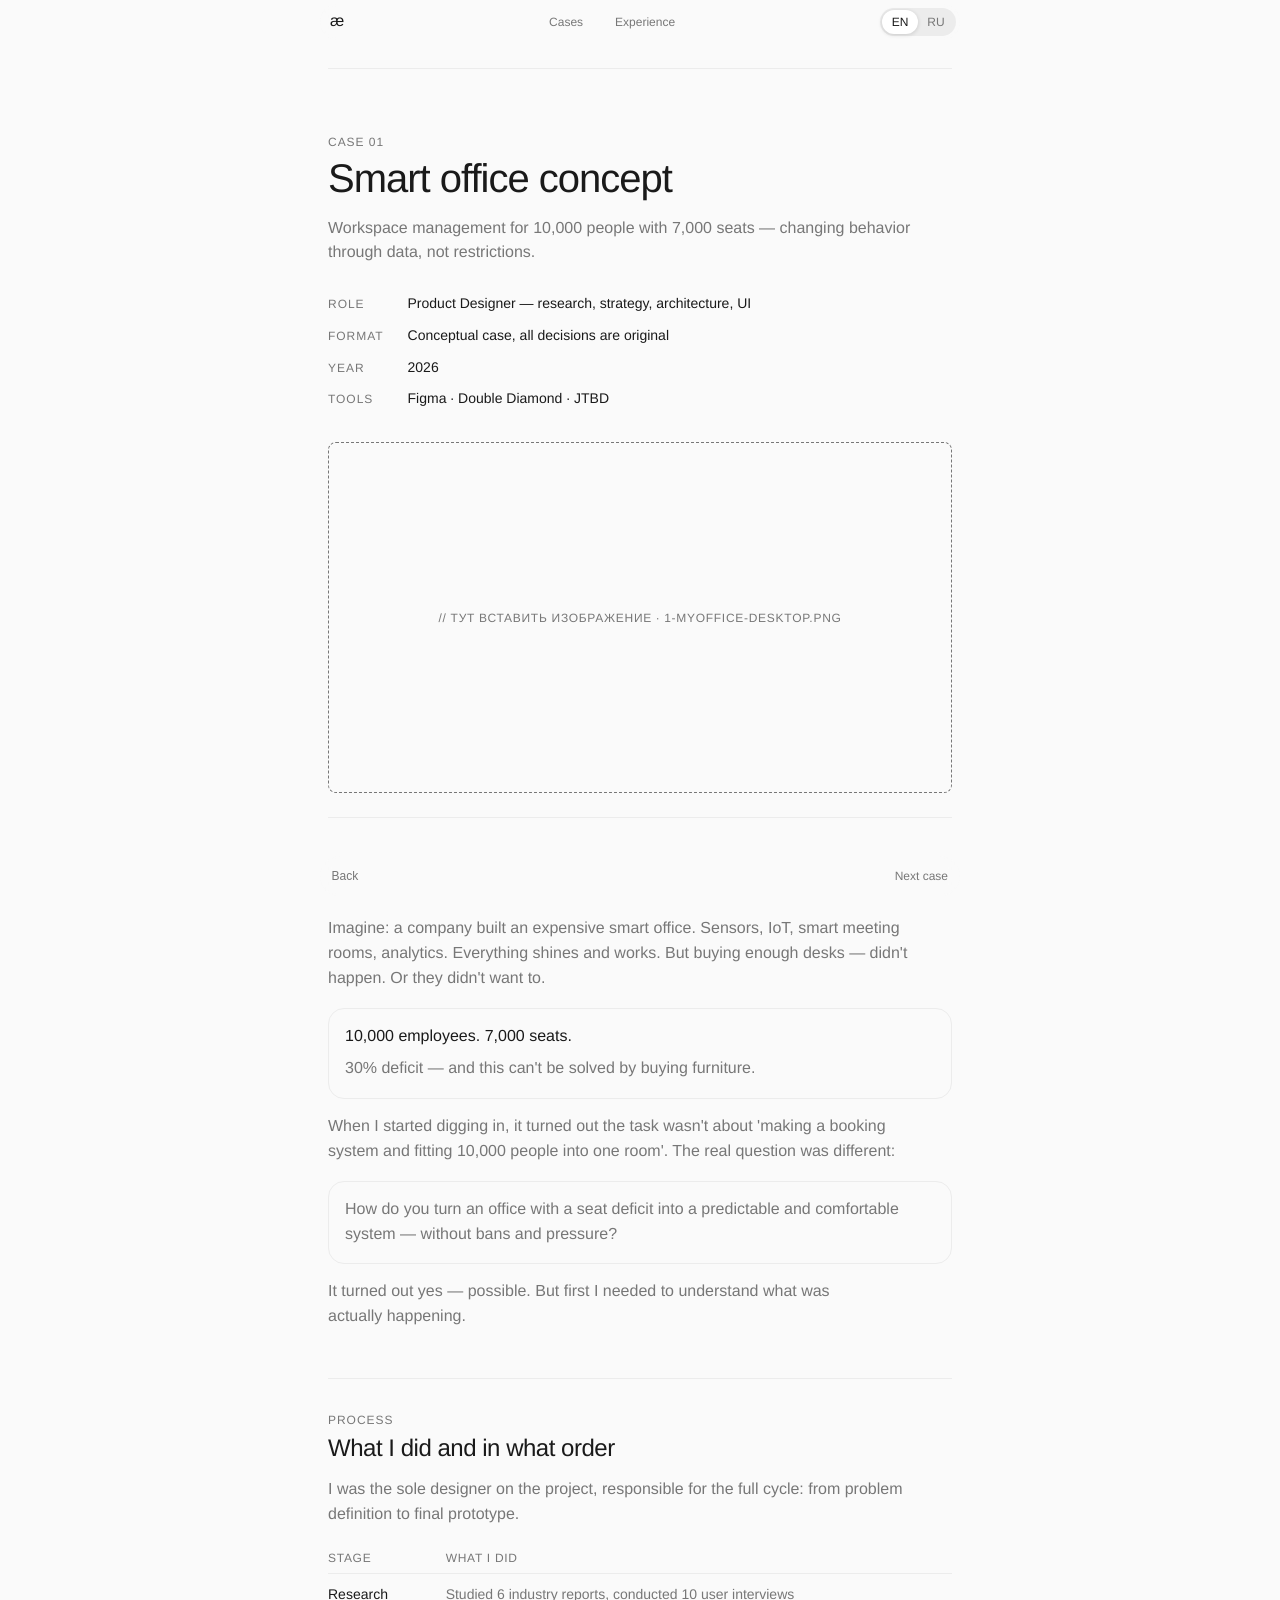
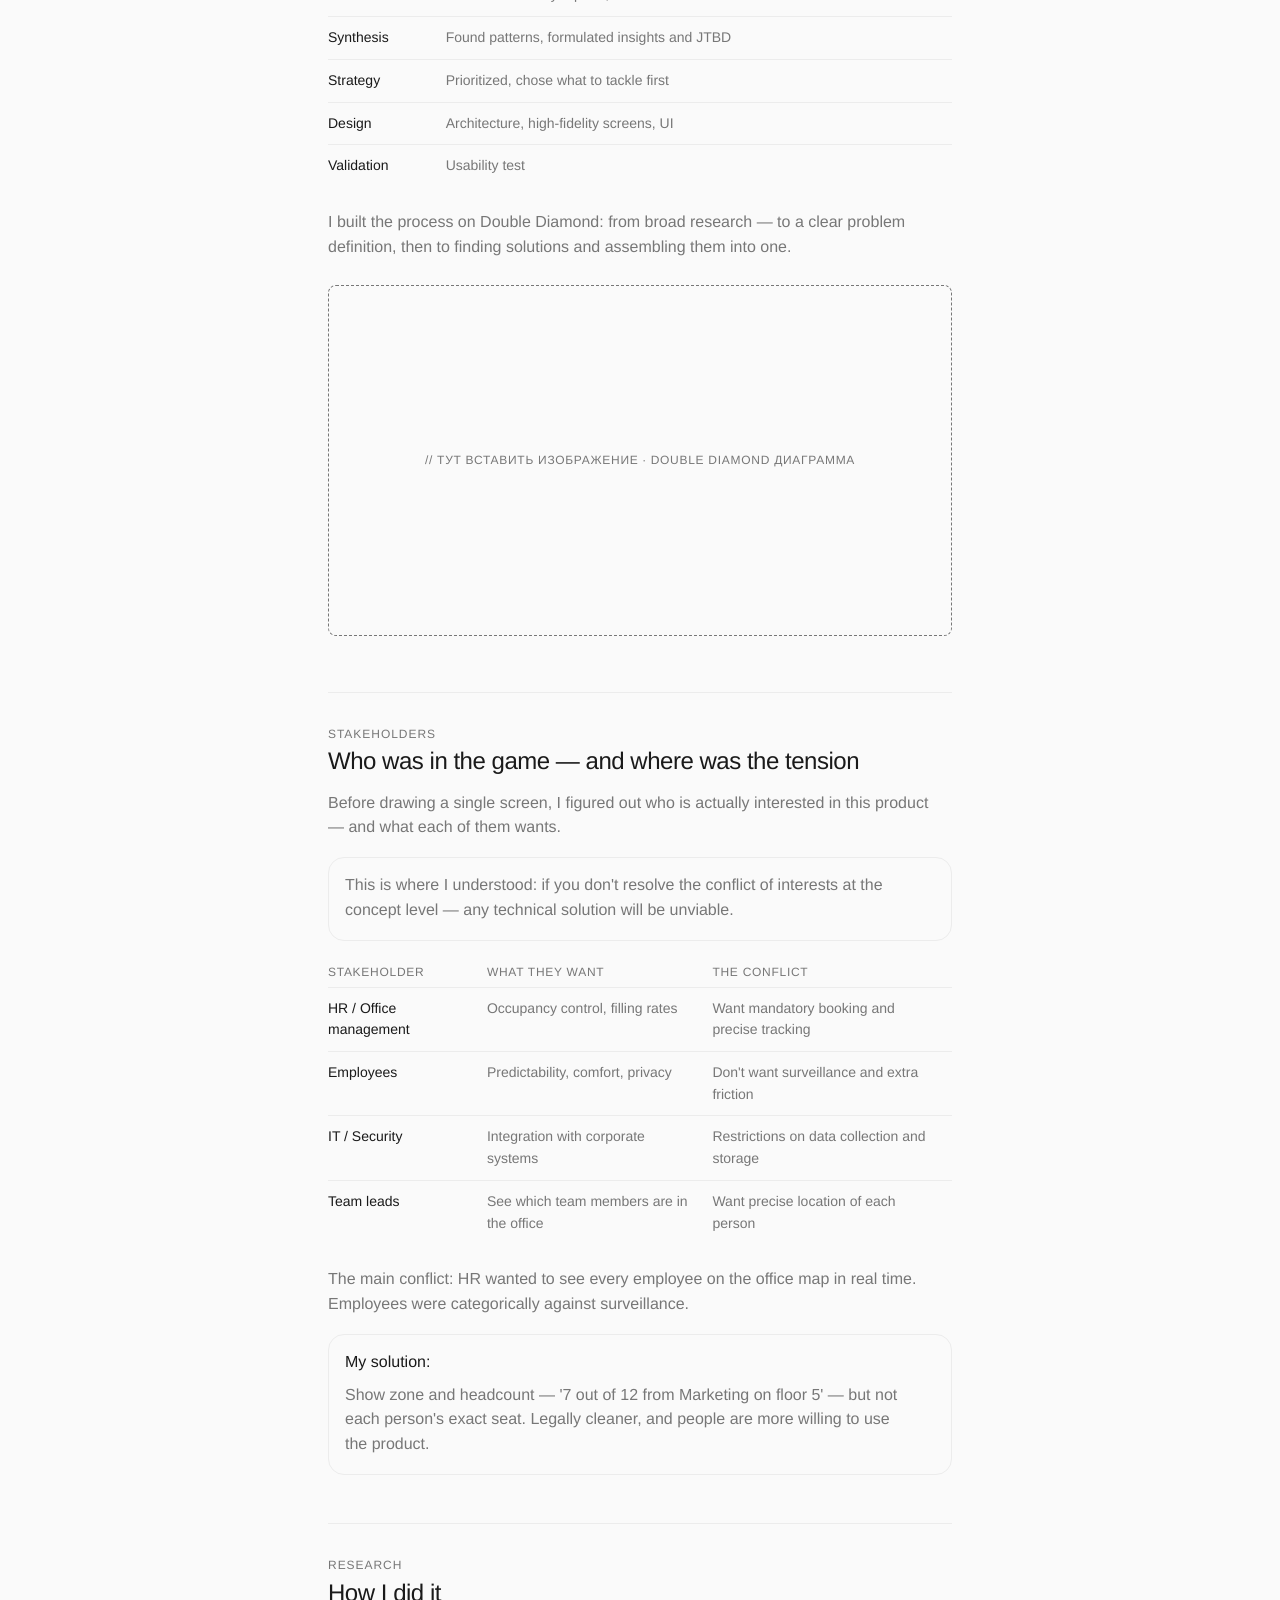
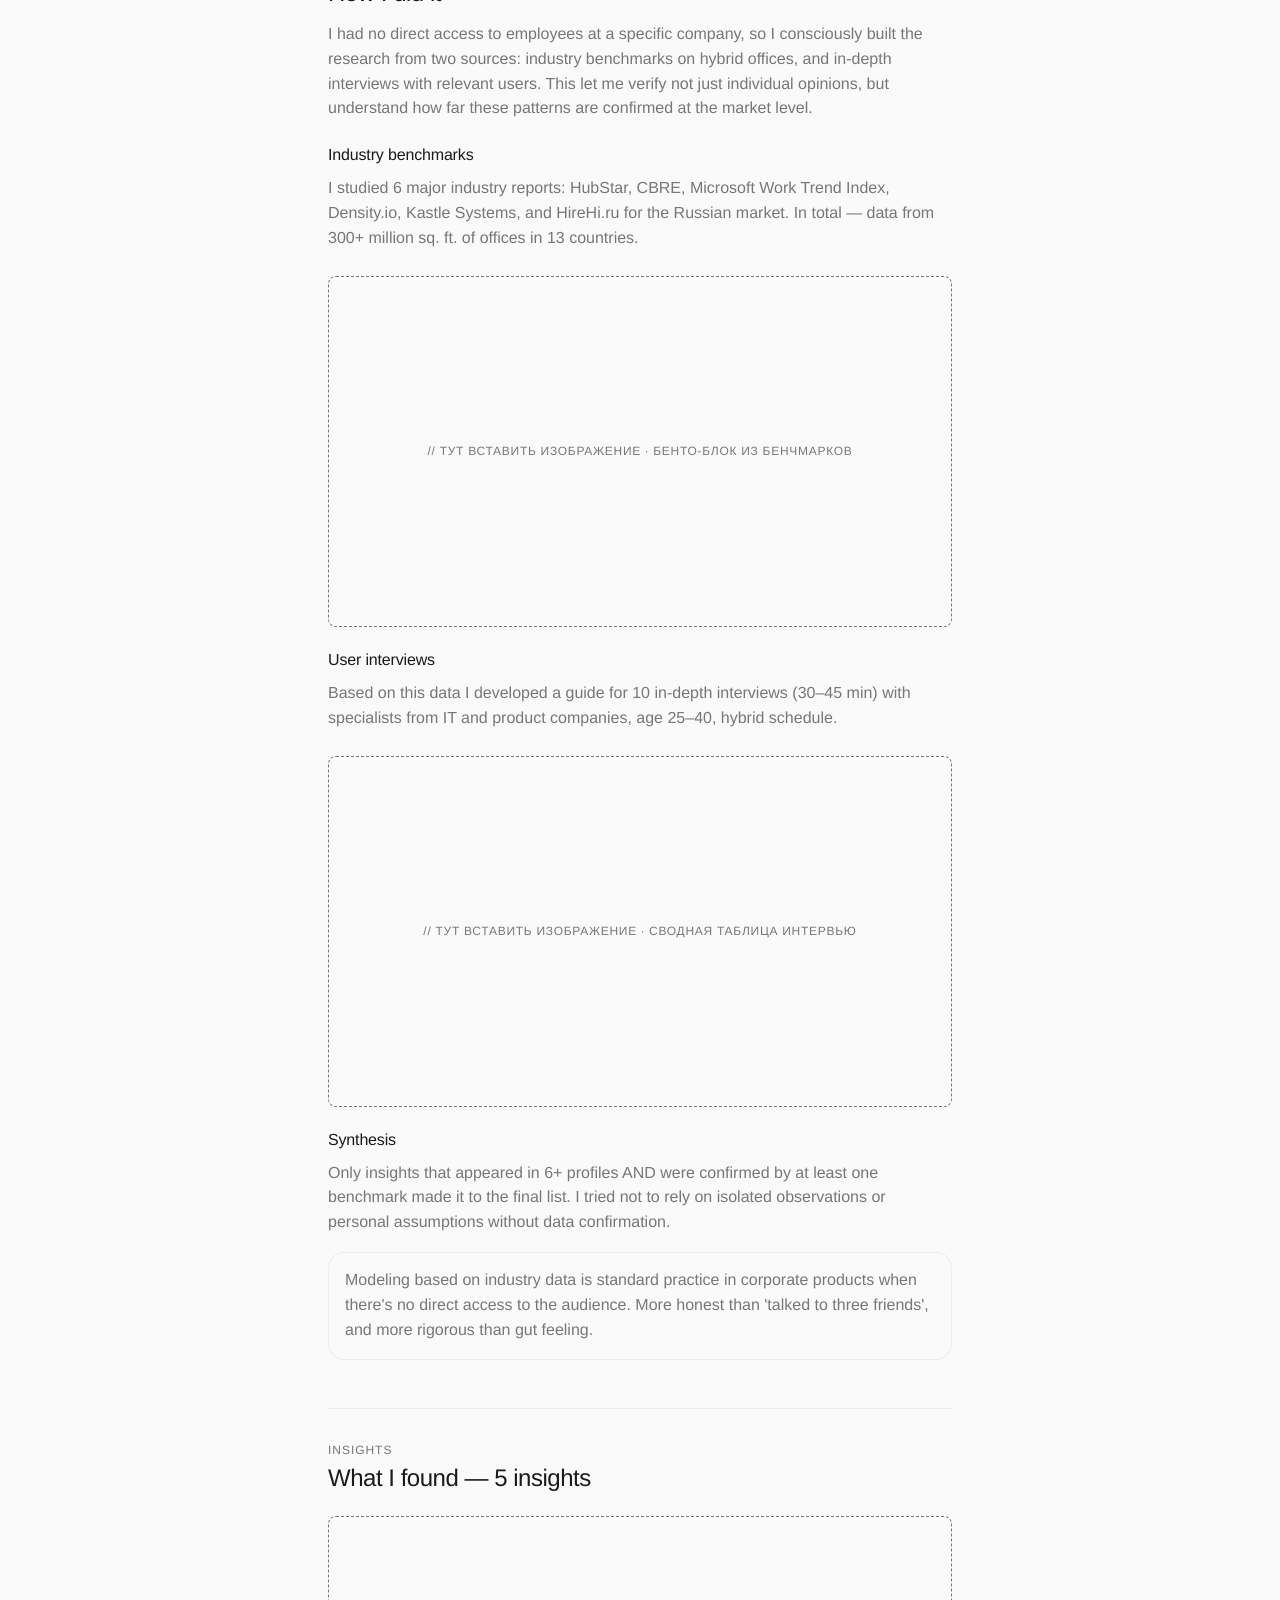
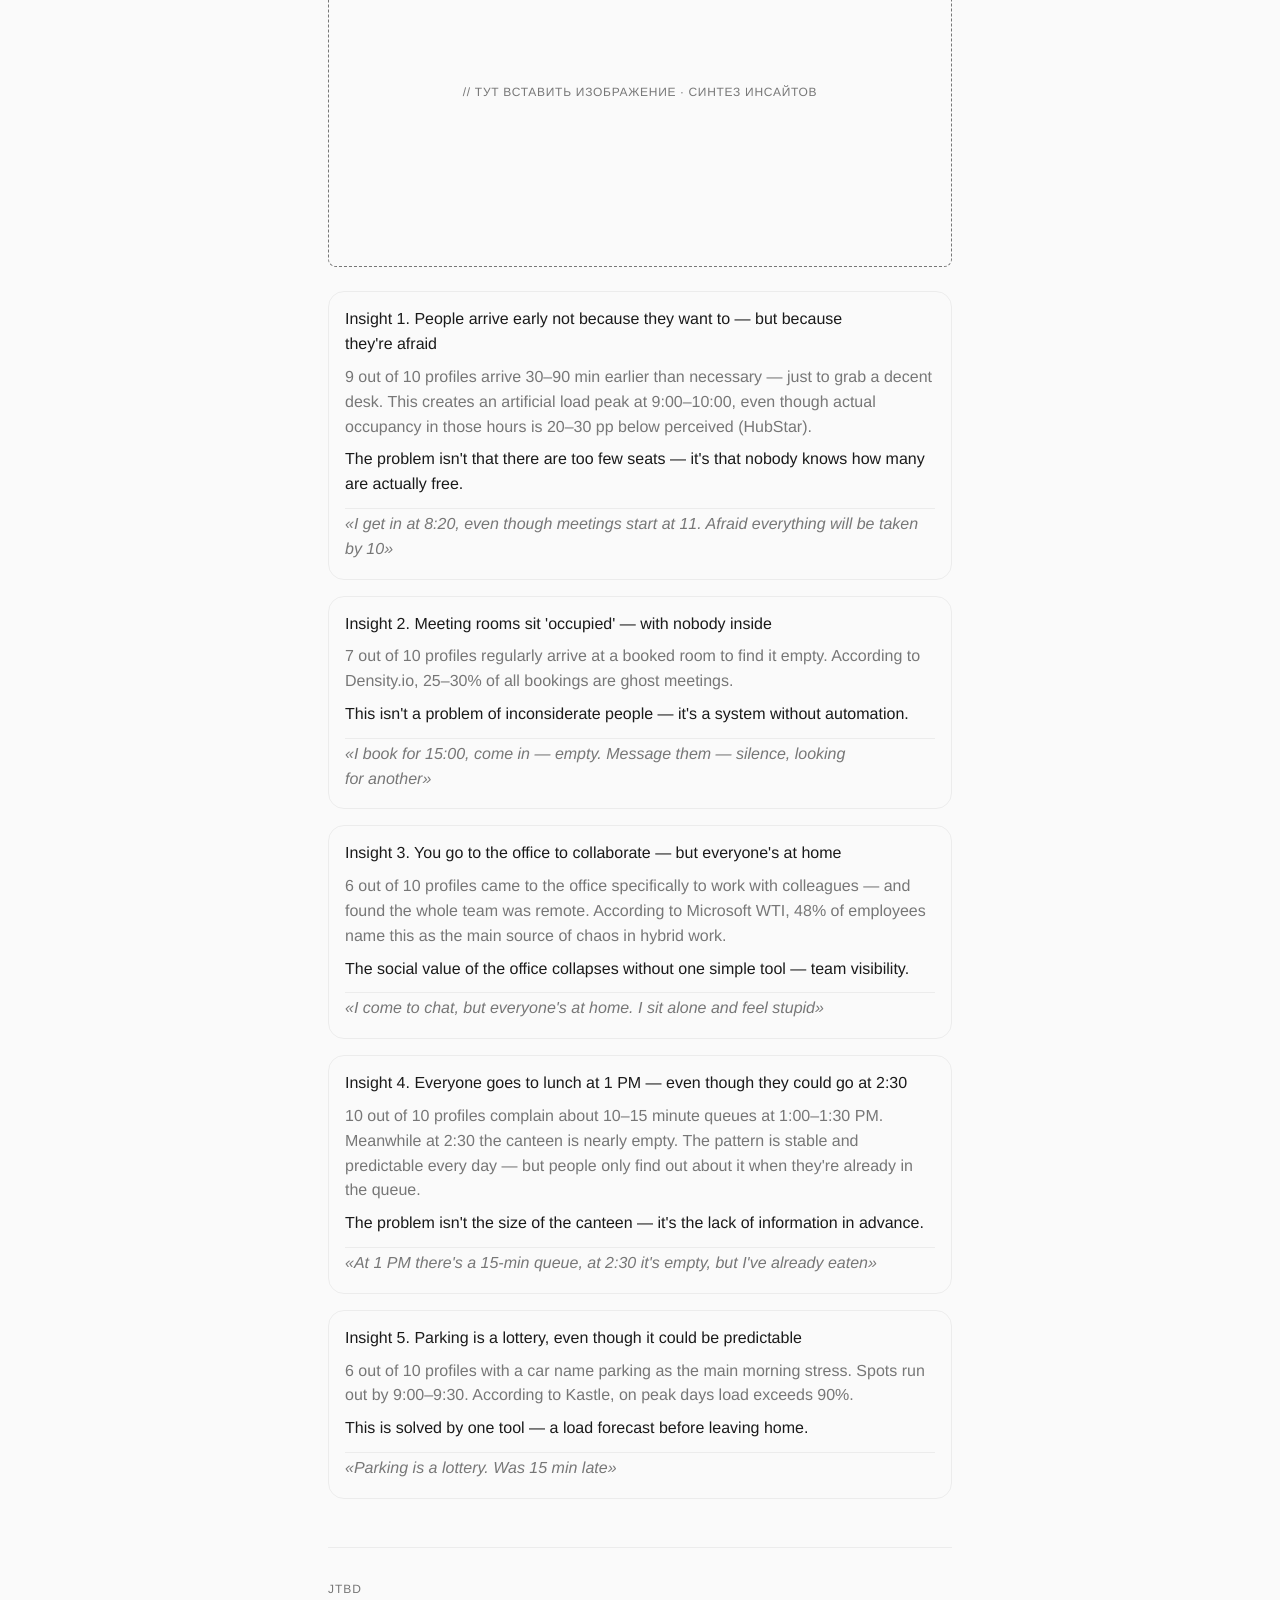
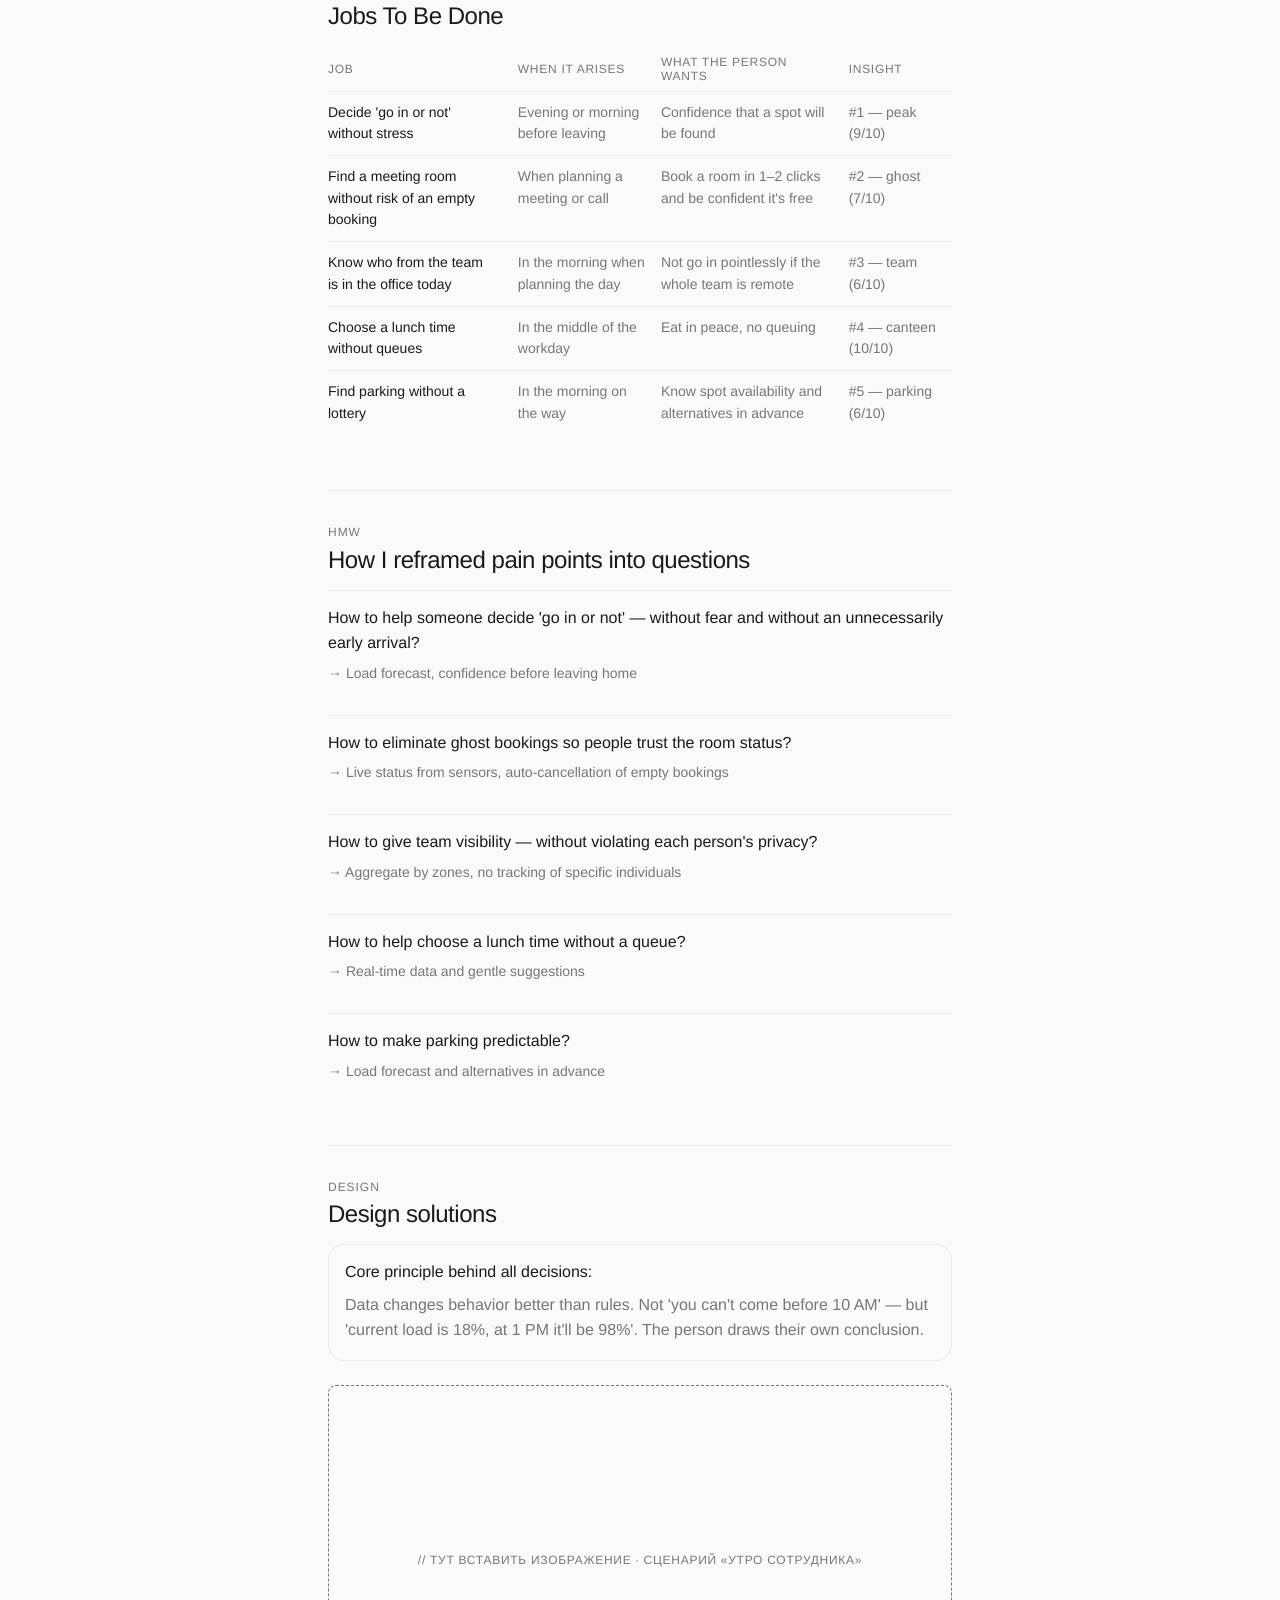
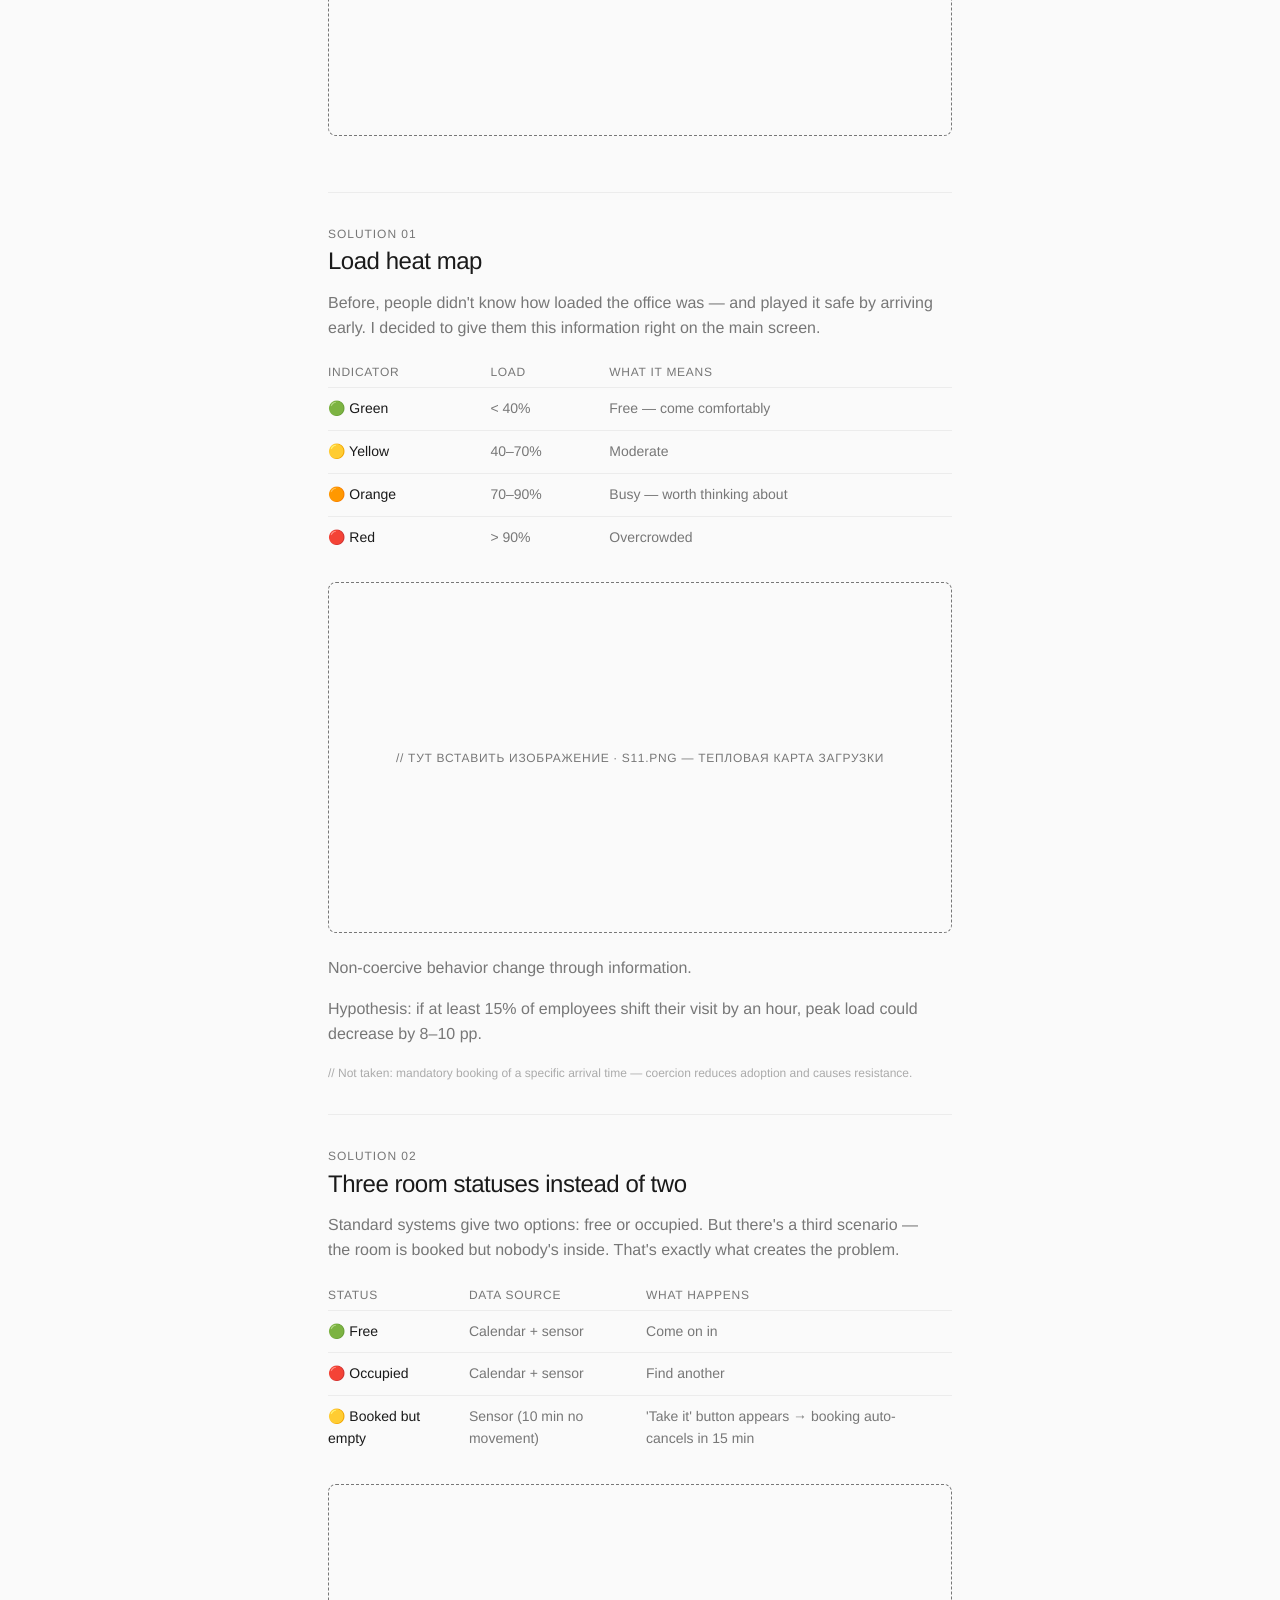
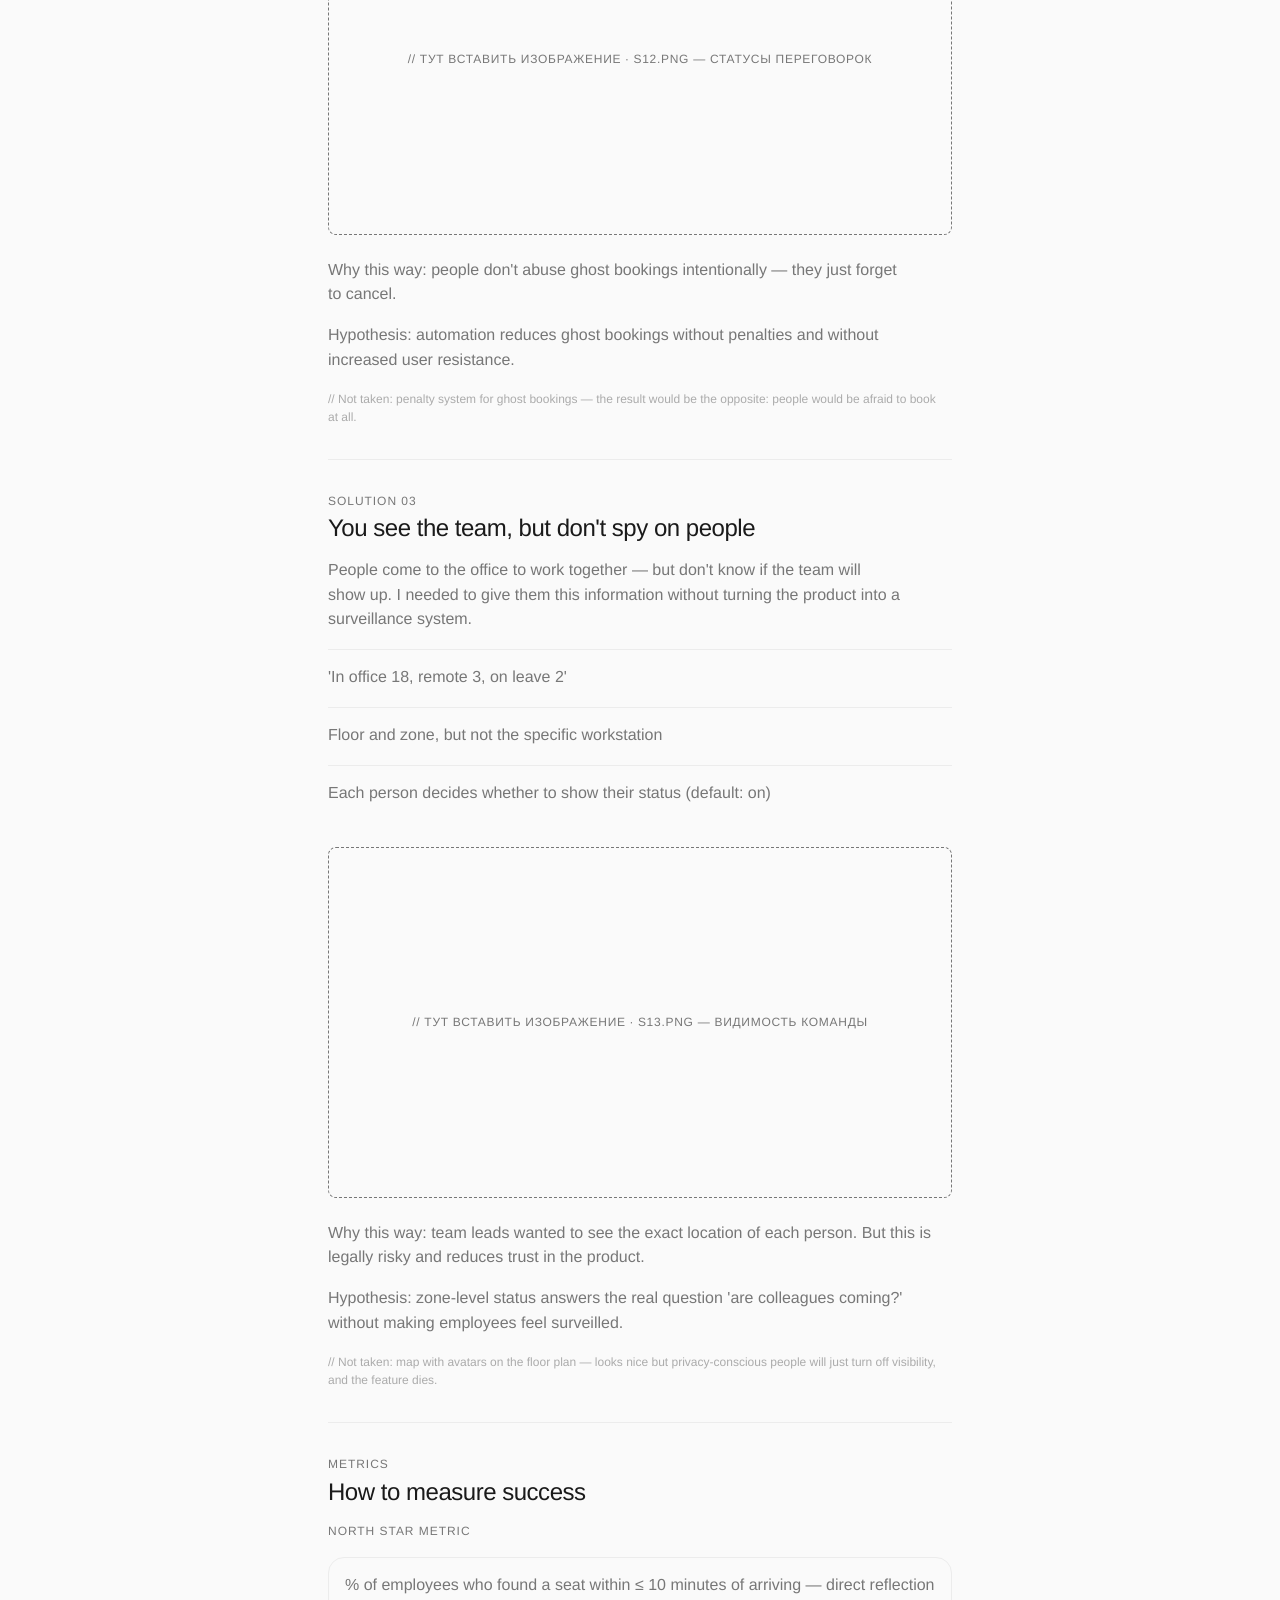
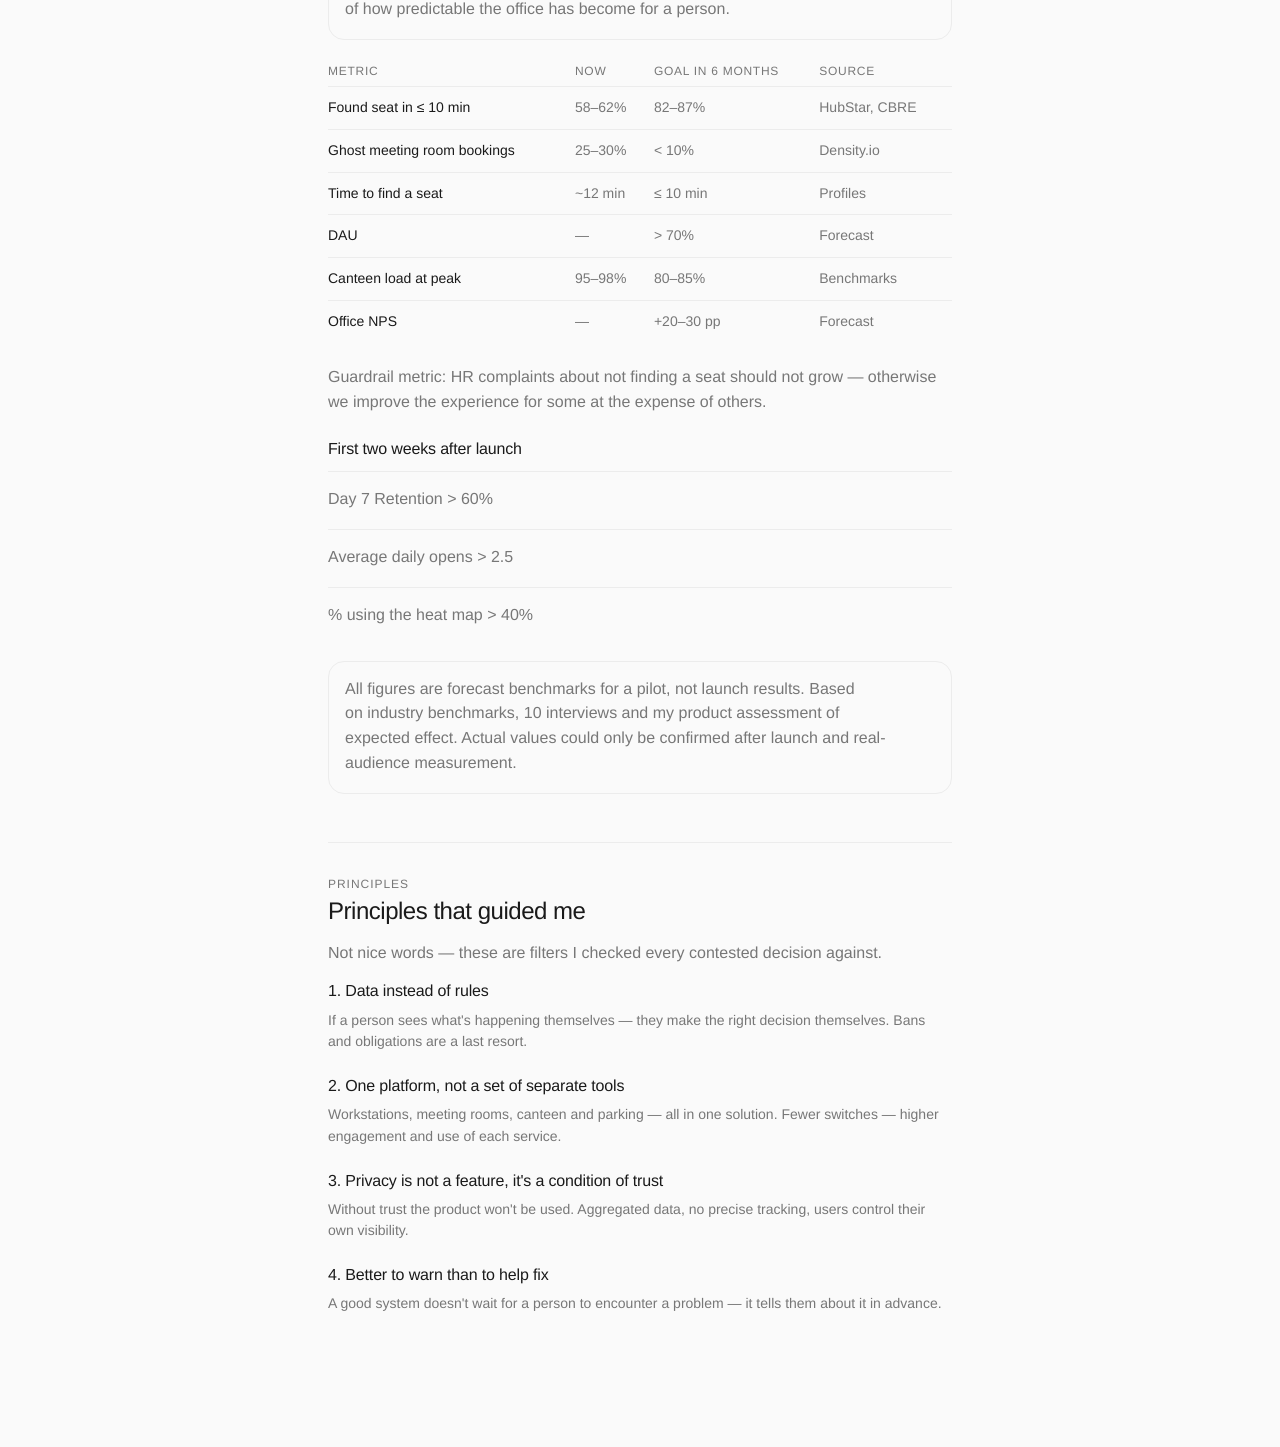
<file: cases/myoffice.html>
<!doctype html>
<html lang="en">
  <head>
    <meta charset="utf-8">
    <meta name="viewport" content="width=device-width, initial-scale=1">
    <meta name="description" content="Smart office concept — workspace management for 10,000 people with 7,000 seats. Conceptual product case by Anatolii Efimchik.">
    <title>Smart office concept - Anatolii Efimchik</title>
    <link rel="icon" type="image/jpeg" href="../images/photo-small.jpg">
    <link rel="stylesheet" href="https://rsms.me/inter/inter.css">
    <link rel="stylesheet" href="https://cdn.hugeicons.com/font/hgi-stroke-rounded.css">
    <link rel="stylesheet" href="../styles.css">
  </head>
  <body>
    <header class="topbar">
      <div class="brand-group">
        <a class="brand" href="../index.html">æ</a>
      </div>
      <nav aria-label="Case navigation">
        <a href="../index.html#cases" data-en="Cases" data-ru="Кейсы">Cases</a>
        <a href="../index.html#experience" data-en="Experience" data-ru="Опыт">Experience</a>
      </nav>
      <div class="lang-switch" aria-label="Language switcher">
        <label class="lang-pill">
          <input type="checkbox" class="lang-input">
          <span class="lang-pill-thumb"></span>
          <span class="lang-label active" id="lang-label-en">EN</span>
          <span class="lang-label" id="lang-label-ru">RU</span>
        </label>
      </div>
    </header>

    <main class="page case-page">

      <!-- ─── Hero ─── -->
      <section class="case-page-hero">
        <p class="eyebrow" data-en="Case 01" data-ru="Кейс 01">Case 01</p>
        <h1 data-en="Smart office concept" data-ru="Концепт смарт-офиса">Smart office concept</h1>
        <p class="lead" data-en="Workspace management for 10,000 people with 7,000 seats — changing behavior through data, not restrictions." data-ru="Управление рабочим пространством для 10 000 человек при 7 000 мест — меняем поведение через данные, а не запреты.">Workspace management for 10,000 people with 7,000 seats — changing behavior through data, not restrictions.</p>
        <dl class="case-meta">
          <dt data-en="Role" data-ru="Роль">Role</dt>
          <dd data-en="Product Designer — research, strategy, architecture, UI" data-ru="Product Designer — исследование, стратегия, архитектура, UI">Product Designer — research, strategy, architecture, UI</dd>
          <dt data-en="Format" data-ru="Формат">Format</dt>
          <dd data-en="Conceptual case, all decisions are original" data-ru="Концептуальный кейс, все решения авторские">Conceptual case, all decisions are original</dd>
          <dt data-en="Year" data-ru="Год">Year</dt>
          <dd>2026</dd>
          <dt data-en="Tools" data-ru="Инструменты">Tools</dt>
          <dd>Figma · Double Diamond · JTBD</dd>
        </dl>
      </section>

      <div class="img-placeholder">// тут вставить изображение · 1-MyOffice-desktop.png</div>

      <!-- ─── Context ─── -->
      <section class="section">
        <div class="section-head js-reveal">
          <p class="eyebrow" data-en="Context" data-ru="Контекст">Context</p>
          <h2 data-en="How it started" data-ru="С чего всё началось">How it started</h2>
        </div>
        <p class="body-text" data-en="Imagine: a company built an expensive smart office. Sensors, IoT, smart meeting rooms, analytics. Everything shines and works. But buying enough desks — didn't happen. Or they didn't want to." data-ru="Представьте: компания построила дорогой умный офис. Датчики, IoT, умные переговорки, система аналитики. Всё блестит и работает. Но купить достаточно столов — не получилось. Или не захотели.">Imagine: a company built an expensive smart office. Sensors, IoT, smart meeting rooms, analytics. Everything shines and works. But buying enough desks — didn't happen. Or they didn't want to.</p>
        <div class="callout">
          <p class="callout-title" data-en="10,000 employees. 7,000 seats." data-ru="10 000 сотрудников. 7 000 мест.">10,000 employees. 7,000 seats.</p>
          <p data-en="30% deficit — and this can't be solved by buying furniture." data-ru="Дефицит 30% — и это не решается покупкой мебели.">30% deficit — and this can't be solved by buying furniture.</p>
        </div>
        <p class="body-text" data-en="When I started digging in, it turned out the task wasn't about 'making a booking system and fitting 10,000 people into one room'. The real question was different:" data-ru="Когда я начал разбираться, оказалось что задача вовсе не в том, чтобы «сделать систему бронирования и вместить 10 000 человек в одну комнату». Настоящий вопрос был другой:">When I started digging in, it turned out the task wasn't about 'making a booking system and fitting 10,000 people into one room'. The real question was different:</p>
        <div class="callout">
          <p data-en="How do you turn an office with a seat deficit into a predictable and comfortable system — without bans and pressure?" data-ru="Как превратить офис с дефицитом мест в предсказуемую и удобную систему — без запретов и давления?">How do you turn an office with a seat deficit into a predictable and comfortable system — without bans and pressure?</p>
        </div>
        <p class="body-text" data-en="It turned out yes — possible. But first I needed to understand what was actually happening." data-ru="Оказалось, что да — можно. Но для этого нужно было сначала понять, что на самом деле происходит.">It turned out yes — possible. But first I needed to understand what was actually happening.</p>
      </section>

      <!-- ─── Process ─── -->
      <section class="section">
        <div class="section-head js-reveal">
          <p class="eyebrow" data-en="Process" data-ru="Процесс">Process</p>
          <h2 data-en="What I did and in what order" data-ru="Что я делал и в каком порядке">What I did and in what order</h2>
        </div>
        <p class="body-text" data-en="I was the sole designer on the project, responsible for the full cycle: from problem definition to final prototype." data-ru="Я выступал единственным дизайнером на проекте и отвечал за полный цикл: от формулировки проблемы до финального прототипа.">I was the sole designer on the project, responsible for the full cycle: from problem definition to final prototype.</p>
        <table class="case-table">
          <thead>
            <tr>
              <th data-en="Stage" data-ru="Этап">Stage</th>
              <th data-en="What I did" data-ru="Что делал">What I did</th>
            </tr>
          </thead>
          <tbody>
            <tr>
              <td data-en="Research" data-ru="Исследование">Research</td>
              <td data-en="Studied 6 industry reports, conducted 10 user interviews" data-ru="Изучил 6 отраслевых отчётов, собрал 10 пользовательских интервью">Studied 6 industry reports, conducted 10 user interviews</td>
            </tr>
            <tr>
              <td data-en="Synthesis" data-ru="Синтез">Synthesis</td>
              <td data-en="Found patterns, formulated insights and JTBD" data-ru="Нашёл паттерны, сформулировал инсайты и JTBD">Found patterns, formulated insights and JTBD</td>
            </tr>
            <tr>
              <td data-en="Strategy" data-ru="Стратегия">Strategy</td>
              <td data-en="Prioritized, chose what to tackle first" data-ru="Расставил приоритеты, выбрал что делать в первую очередь">Prioritized, chose what to tackle first</td>
            </tr>
            <tr>
              <td data-en="Design" data-ru="Дизайн">Design</td>
              <td data-en="Architecture, high-fidelity screens, UI" data-ru="Архитектура, high-fidelity экраны, UI">Architecture, high-fidelity screens, UI</td>
            </tr>
            <tr>
              <td data-en="Validation" data-ru="Проверка">Validation</td>
              <td data-en="Usability test" data-ru="Usability-тест">Usability test</td>
            </tr>
          </tbody>
        </table>
        <p class="body-text" data-en="I built the process on Double Diamond: from broad research — to a clear problem definition, then to finding solutions and assembling them into one." data-ru="Я строил процесс по Double Diamond: от широкого исследования — к чёткому определению проблемы, затем к поиску решений и их финальной сборке в одно.">I built the process on Double Diamond: from broad research — to a clear problem definition, then to finding solutions and assembling them into one.</p>
        <div class="img-placeholder">// тут вставить изображение · Double Diamond диаграмма</div>
      </section>

      <!-- ─── Stakeholders ─── -->
      <section class="section">
        <div class="section-head js-reveal">
          <p class="eyebrow" data-en="Stakeholders" data-ru="Стейкхолдеры">Stakeholders</p>
          <h2 data-en="Who was in the game — and where was the tension" data-ru="Кто был в игре — и где было напряжение">Who was in the game — and where was the tension</h2>
        </div>
        <p class="body-text" data-en="Before drawing a single screen, I figured out who is actually interested in this product — and what each of them wants." data-ru="Прежде чем рисовать хоть один экран, я разобрался кто вообще заинтересован в этом продукте — и чего каждый из них хочет.">Before drawing a single screen, I figured out who is actually interested in this product — and what each of them wants.</p>
        <div class="callout callout-warning">
          <p data-en="This is where I understood: if you don't resolve the conflict of interests at the concept level — any technical solution will be unviable." data-ru="Именно здесь я понял: если не разрешить конфликт интересов на уровне концепции — любое техническое решение окажется нежизнеспособным.">This is where I understood: if you don't resolve the conflict of interests at the concept level — any technical solution will be unviable.</p>
        </div>
        <table class="case-table">
          <thead>
            <tr>
              <th data-en="Stakeholder" data-ru="Стейкхолдер">Stakeholder</th>
              <th data-en="What they want" data-ru="Что хочет">What they want</th>
              <th data-en="The conflict" data-ru="В чём конфликт">The conflict</th>
            </tr>
          </thead>
          <tbody>
            <tr>
              <td data-en="HR / Office management" data-ru="HR / офис-менеджмент">HR / Office management</td>
              <td data-en="Occupancy control, filling rates" data-ru="Контроль загрузки, заполняемость">Occupancy control, filling rates</td>
              <td data-en="Want mandatory booking and precise tracking" data-ru="Хотят обязательную бронь и точный трекинг">Want mandatory booking and precise tracking</td>
            </tr>
            <tr>
              <td data-en="Employees" data-ru="Сотрудники">Employees</td>
              <td data-en="Predictability, comfort, privacy" data-ru="Предсказуемость, комфорт, приватность">Predictability, comfort, privacy</td>
              <td data-en="Don't want surveillance and extra friction" data-ru="Не хотят слежки и лишних действий">Don't want surveillance and extra friction</td>
            </tr>
            <tr>
              <td data-en="IT / Security" data-ru="IT / безопасность">IT / Security</td>
              <td data-en="Integration with corporate systems" data-ru="Интеграция с корп. системами">Integration with corporate systems</td>
              <td data-en="Restrictions on data collection and storage" data-ru="Ограничения на сбор и хранение данных">Restrictions on data collection and storage</td>
            </tr>
            <tr>
              <td data-en="Team leads" data-ru="Тимлиды">Team leads</td>
              <td data-en="See which team members are in the office" data-ru="Видеть, кто из команды в офисе">See which team members are in the office</td>
              <td data-en="Want precise location of each person" data-ru="Хотят точное расположение">Want precise location of each person</td>
            </tr>
          </tbody>
        </table>
        <p class="body-text" data-en="The main conflict: HR wanted to see every employee on the office map in real time. Employees were categorically against surveillance." data-ru="Главное противоречие — HR хотел видеть каждого сотрудника на карте офиса в реальном времени. Сотрудники категорически против слежки.">The main conflict: HR wanted to see every employee on the office map in real time. Employees were categorically against surveillance.</p>
        <div class="callout">
          <p class="callout-title" data-en="My solution:" data-ru="Моё решение:">My solution:</p>
          <p data-en="Show zone and headcount — '7 out of 12 from Marketing on floor 5' — but not each person's exact seat. Legally cleaner, and people are more willing to use the product." data-ru="Показывать зону и количество — «7 из 12 человек из Маркетинга на 5 этаже» — но не конкретное место каждого. Это и юридически чище, и люди охотнее используют продукт.">Show zone and headcount — '7 out of 12 from Marketing on floor 5' — but not each person's exact seat. Legally cleaner, and people are more willing to use the product.</p>
        </div>
      </section>

      <!-- ─── Research ─── -->
      <section class="section">
        <div class="section-head js-reveal">
          <p class="eyebrow" data-en="Research" data-ru="Исследование">Research</p>
          <h2 data-en="How I did it" data-ru="Как я это делал">How I did it</h2>
        </div>
        <p class="body-text" data-en="I had no direct access to employees at a specific company, so I consciously built the research from two sources: industry benchmarks on hybrid offices, and in-depth interviews with relevant users. This let me verify not just individual opinions, but understand how far these patterns are confirmed at the market level." data-ru="У меня не было доступа к сотрудникам конкретной компании, поэтому я сознательно собрал исследование из двух источников: отраслевые бенчмарки по гибридным офисам и глубинные интервью с релевантными пользователями. Так я смог проверить не только частные мнения отдельных людей, но и понять, насколько эти паттерны подтверждаются на уровне рынка.">I had no direct access to employees at a specific company, so I consciously built the research from two sources: industry benchmarks on hybrid offices, and in-depth interviews with relevant users. This let me verify not just individual opinions, but understand how far these patterns are confirmed at the market level.</p>

        <h3 data-en="Industry benchmarks" data-ru="Данные из индустрии">Industry benchmarks</h3>
        <p class="body-text" data-en="I studied 6 major industry reports: HubStar, CBRE, Microsoft Work Trend Index, Density.io, Kastle Systems, and HireHi.ru for the Russian market. In total — data from 300+ million sq. ft. of offices in 13 countries." data-ru="Я изучил 6 крупных отраслевых отчётов: HubStar, CBRE, Microsoft Work Trend Index, Density.io, Kastle Systems и HireHi.ru по российскому рынку. В сумме — это данные по 300+ млн кв. футов офисов в 13 странах.">I studied 6 major industry reports: HubStar, CBRE, Microsoft Work Trend Index, Density.io, Kastle Systems, and HireHi.ru for the Russian market. In total — data from 300+ million sq. ft. of offices in 13 countries.</p>
        <div class="img-placeholder">// тут вставить изображение · бенто-блок из бенчмарков</div>

        <h3 data-en="User interviews" data-ru="Интервью">User interviews</h3>
        <p class="body-text" data-en="Based on this data I developed a guide for 10 in-depth interviews (30–45 min) with specialists from IT and product companies, age 25–40, hybrid schedule." data-ru="На основе этих данных я разработал гайд для 10 глубинных интервью (30–45 мин) с специалистами из IT и продуктовых компаний (возраст 25–40 лет, гибридный график).">Based on this data I developed a guide for 10 in-depth interviews (30–45 min) with specialists from IT and product companies, age 25–40, hybrid schedule.</p>
        <div class="img-placeholder">// тут вставить изображение · сводная таблица интервью</div>

        <h3 data-en="Synthesis" data-ru="Синтез">Synthesis</h3>
        <p class="body-text" data-en="Only insights that appeared in 6+ profiles AND were confirmed by at least one benchmark made it to the final list. I tried not to rely on isolated observations or personal assumptions without data confirmation." data-ru="В финальный список попадал только тот инсайт, который встречался у 6 и больше профилей — и при этом подтверждался хотя бы одним бенчмарком. Я старался не опираться на единичные наблюдения или личные предположения без подтверждения в данных.">Only insights that appeared in 6+ profiles AND were confirmed by at least one benchmark made it to the final list. I tried not to rely on isolated observations or personal assumptions without data confirmation.</p>
        <div class="callout">
          <p data-en="Modeling based on industry data is standard practice in corporate products when there's no direct access to the audience. More honest than 'talked to three friends', and more rigorous than gut feeling." data-ru="Моделирование на основе отраслевых данных — стандартная практика в корпоративных продуктах когда нет прямого доступа к аудитории. Это честнее чем «поговорил с тремя друзьями», и строже чем просто ощущения.">Modeling based on industry data is standard practice in corporate products when there's no direct access to the audience. More honest than 'talked to three friends', and more rigorous than gut feeling.</p>
        </div>
      </section>

      <!-- ─── Insights ─── -->
      <section class="section">
        <div class="section-head js-reveal">
          <p class="eyebrow" data-en="Insights" data-ru="Инсайты">Insights</p>
          <h2 data-en="What I found — 5 insights" data-ru="Что я нашёл — 5 инсайтов">What I found — 5 insights</h2>
        </div>
        <div class="img-placeholder">// тут вставить изображение · синтез инсайтов</div>

        <div class="callout js-reveal">
          <p class="callout-title" data-en="Insight 1. People arrive early not because they want to — but because they're afraid" data-ru="Инсайт 1. Люди приезжают рано не потому что хотят — а потому что боятся">Insight 1. People arrive early not because they want to — but because they're afraid</p>
          <p data-en="9 out of 10 profiles arrive 30–90 min earlier than necessary — just to grab a decent desk. This creates an artificial load peak at 9:00–10:00, even though actual occupancy in those hours is 20–30 pp below perceived (HubStar)." data-ru="9 из 10 профилей приезжают на 30–90 минут раньше реальной необходимости — просто чтобы занять нормальный стол. Из-за этого в 9:00–10:00 образуется искусственный пик загрузки, хотя реальная заполненность в эти часы на 20–30 п.п. ниже воспринимаемой (HubStar).">9 out of 10 profiles arrive 30–90 min earlier than necessary — just to grab a decent desk. This creates an artificial load peak at 9:00–10:00, even though actual occupancy in those hours is 20–30 pp below perceived (HubStar).</p>
          <p class="callout-key" data-en="The problem isn't that there are too few seats — it's that nobody knows how many are actually free." data-ru="Проблема не в том что мест мало — в том что никто не знает сколько их реально свободно.">The problem isn't that there are too few seats — it's that nobody knows how many are actually free.</p>
          <p class="callout-quote" data-en="«I get in at 8:20, even though meetings start at 11. Afraid everything will be taken by 10»" data-ru="«Приезжаю к 8:20, хотя митинги с 11. Боюсь, что к 10 уже всё занято»">«I get in at 8:20, even though meetings start at 11. Afraid everything will be taken by 10»</p>
        </div>

        <div class="callout js-reveal">
          <p class="callout-title" data-en="Insight 2. Meeting rooms sit 'occupied' — with nobody inside" data-ru="Инсайт 2. Переговорки висят «занятыми» — хотя внутри никого">Insight 2. Meeting rooms sit 'occupied' — with nobody inside</p>
          <p data-en="7 out of 10 profiles regularly arrive at a booked room to find it empty. According to Density.io, 25–30% of all bookings are ghost meetings." data-ru="7 из 10 профилей регулярно приходят в забронированную комнату и обнаруживают её пустой. По данным Density.io, 25–30% всех броней — ghost-meetings.">7 out of 10 profiles regularly arrive at a booked room to find it empty. According to Density.io, 25–30% of all bookings are ghost meetings.</p>
          <p class="callout-key" data-en="This isn't a problem of inconsiderate people — it's a system without automation." data-ru="Это не проблема невежливых людей — это проблема системы без автоматики.">This isn't a problem of inconsiderate people — it's a system without automation.</p>
          <p class="callout-quote" data-en="«I book for 15:00, come in — empty. Message them — silence, looking for another»" data-ru="«Бронирую на 15:00, прихожу — пусто. Пишу — тишина, ищу другую»">«I book for 15:00, come in — empty. Message them — silence, looking for another»</p>
        </div>

        <div class="callout js-reveal">
          <p class="callout-title" data-en="Insight 3. You go to the office to collaborate — but everyone's at home" data-ru="Инсайт 3. Едешь пообщаться с командой — а все дома">Insight 3. You go to the office to collaborate — but everyone's at home</p>
          <p data-en="6 out of 10 profiles came to the office specifically to work with colleagues — and found the whole team was remote. According to Microsoft WTI, 48% of employees name this as the main source of chaos in hybrid work." data-ru="6 из 10 профилей приезжали в офис специально чтобы поработать с коллегами — и обнаруживали что вся команда на удалёнке. По данным Microsoft WTI, 48% сотрудников называют это главным источником хаоса в гибридной работе.">6 out of 10 profiles came to the office specifically to work with colleagues — and found the whole team was remote. According to Microsoft WTI, 48% of employees name this as the main source of chaos in hybrid work.</p>
          <p class="callout-key" data-en="The social value of the office collapses without one simple tool — team visibility." data-ru="Социальная ценность офиса рушится без одного простого инструмента — видимости команды.">The social value of the office collapses without one simple tool — team visibility.</p>
          <p class="callout-quote" data-en="«I come to chat, but everyone's at home. I sit alone and feel stupid»" data-ru="«Приезжаю пообщаться, а все дома. Сижу одна и чувствую себя глупо»">«I come to chat, but everyone's at home. I sit alone and feel stupid»</p>
        </div>

        <div class="callout js-reveal">
          <p class="callout-title" data-en="Insight 4. Everyone goes to lunch at 1 PM — even though they could go at 2:30" data-ru="Инсайт 4. Все идут обедать в 13:00 — хотя могли бы в 14:30">Insight 4. Everyone goes to lunch at 1 PM — even though they could go at 2:30</p>
          <p data-en="10 out of 10 profiles complain about 10–15 minute queues at 1:00–1:30 PM. Meanwhile at 2:30 the canteen is nearly empty. The pattern is stable and predictable every day — but people only find out about it when they're already in the queue." data-ru="10 из 10 профилей жалуются на очереди по 10–15 минут в 13:00–13:30. При этом в 14:30 в столовой почти пусто. Паттерн стабильный и предсказуемый каждый день — но люди узнают о нём только когда уже стоят в очереди.">10 out of 10 profiles complain about 10–15 minute queues at 1:00–1:30 PM. Meanwhile at 2:30 the canteen is nearly empty. The pattern is stable and predictable every day — but people only find out about it when they're already in the queue.</p>
          <p class="callout-key" data-en="The problem isn't the size of the canteen — it's the lack of information in advance." data-ru="Проблема не в размере столовой — в отсутствии информации заранее.">The problem isn't the size of the canteen — it's the lack of information in advance.</p>
          <p class="callout-quote" data-en="«At 1 PM there's a 15-min queue, at 2:30 it's empty, but I've already eaten»" data-ru="«В 13:00 очередь 15 мин, а в 14:30 пусто, но я уже поел»">«At 1 PM there's a 15-min queue, at 2:30 it's empty, but I've already eaten»</p>
        </div>

        <div class="callout js-reveal">
          <p class="callout-title" data-en="Insight 5. Parking is a lottery, even though it could be predictable" data-ru="Инсайт 5. Парковка — это лотерея, хотя могла быть предсказуемой">Insight 5. Parking is a lottery, even though it could be predictable</p>
          <p data-en="6 out of 10 profiles with a car name parking as the main morning stress. Spots run out by 9:00–9:30. According to Kastle, on peak days load exceeds 90%." data-ru="6 из 10 профилей с машиной называют парковку главным утренним стрессом. Места кончаются к 9:00–9:30. По данным Kastle, в пиковые дни загрузка превышает 90%.">6 out of 10 profiles with a car name parking as the main morning stress. Spots run out by 9:00–9:30. According to Kastle, on peak days load exceeds 90%.</p>
          <p class="callout-key" data-en="This is solved by one tool — a load forecast before leaving home." data-ru="Это решается одним инструментом — прогнозом загрузки до выезда.">This is solved by one tool — a load forecast before leaving home.</p>
          <p class="callout-quote" data-en="«Parking is a lottery. Was 15 min late»" data-ru="«Парковка — лотерея. Опоздал на 15 мин»">«Parking is a lottery. Was 15 min late»</p>
        </div>
      </section>

      <!-- ─── JTBD ─── -->
      <section class="section">
        <div class="section-head js-reveal">
          <p class="eyebrow">JTBD</p>
          <h2 data-en="Jobs To Be Done" data-ru="Jobs To Be Done">Jobs To Be Done</h2>
        </div>
        <table class="case-table">
          <thead>
            <tr>
              <th data-en="Job" data-ru="Задача">Job</th>
              <th data-en="When it arises" data-ru="Когда возникает">When it arises</th>
              <th data-en="What the person wants" data-ru="Чего хочет человек">What the person wants</th>
              <th data-en="Insight" data-ru="Инсайт">Insight</th>
            </tr>
          </thead>
          <tbody>
            <tr>
              <td data-en="Decide 'go in or not' without stress" data-ru="Решить «ехать или нет» без стресса">Decide 'go in or not' without stress</td>
              <td data-en="Evening or morning before leaving" data-ru="Вечером или утром перед выходом">Evening or morning before leaving</td>
              <td data-en="Confidence that a spot will be found" data-ru="Уверенность, что место найдётся">Confidence that a spot will be found</td>
              <td data-en="#1 — peak (9/10)" data-ru="#1 — пик (9/10)">#1 — peak (9/10)</td>
            </tr>
            <tr>
              <td data-en="Find a meeting room without risk of an empty booking" data-ru="Найти переговорку без риска пустой брони">Find a meeting room without risk of an empty booking</td>
              <td data-en="When planning a meeting or call" data-ru="При планировании митинга / звонка">When planning a meeting or call</td>
              <td data-en="Book a room in 1–2 clicks and be confident it's free" data-ru="Занять комнату за 1–2 клика и быть уверенным, что она свободна">Book a room in 1–2 clicks and be confident it's free</td>
              <td data-en="#2 — ghost (7/10)" data-ru="#2 — ghost (7/10)">#2 — ghost (7/10)</td>
            </tr>
            <tr>
              <td data-en="Know who from the team is in the office today" data-ru="Понять, кто из команды сегодня в офисе">Know who from the team is in the office today</td>
              <td data-en="In the morning when planning the day" data-ru="Утром при планировании дня">In the morning when planning the day</td>
              <td data-en="Not go in pointlessly if the whole team is remote" data-ru="Не ехать зря, если вся команда на удалёнке">Not go in pointlessly if the whole team is remote</td>
              <td data-en="#3 — team (6/10)" data-ru="#3 — команда (6/10)">#3 — team (6/10)</td>
            </tr>
            <tr>
              <td data-en="Choose a lunch time without queues" data-ru="Выбрать время обеда без очередей и толпы">Choose a lunch time without queues</td>
              <td data-en="In the middle of the workday" data-ru="В середине рабочего дня">In the middle of the workday</td>
              <td data-en="Eat in peace, no queuing" data-ru="Поесть спокойно, не стоять">Eat in peace, no queuing</td>
              <td data-en="#4 — canteen (10/10)" data-ru="#4 — столовая (10/10)">#4 — canteen (10/10)</td>
            </tr>
            <tr>
              <td data-en="Find parking without a lottery" data-ru="Найти парковку без лотереи">Find parking without a lottery</td>
              <td data-en="In the morning on the way" data-ru="Утром по дороге">In the morning on the way</td>
              <td data-en="Know spot availability and alternatives in advance" data-ru="Знать наличие мест + альтернативы заранее">Know spot availability and alternatives in advance</td>
              <td data-en="#5 — parking (6/10)" data-ru="#5 — парковка (6/10)">#5 — parking (6/10)</td>
            </tr>
          </tbody>
        </table>
      </section>

      <!-- ─── HMW ─── -->
      <section class="section">
        <div class="section-head js-reveal">
          <p class="eyebrow">HMW</p>
          <h2 data-en="How I reframed pain points into questions" data-ru="Как я переформулировал боли в вопросы">How I reframed pain points into questions</h2>
        </div>
        <ul class="plain-list hmw-list">
          <li class="js-reveal">
            <p data-en="How to help someone decide 'go in or not' — without fear and without an unnecessarily early arrival?" data-ru="Как помочь человеку решить «ехать или нет» — без страха и без лишнего раннего приезда?">How to help someone decide 'go in or not' — without fear and without an unnecessarily early arrival?</p>
            <p data-en="→ Load forecast, confidence before leaving home" data-ru="→ Прогноз загрузки, уверенность до выхода из дома">→ Load forecast, confidence before leaving home</p>
          </li>
          <li class="js-reveal">
            <p data-en="How to eliminate ghost bookings so people trust the room status?" data-ru="Как убрать ghost-бронирование так, чтобы люди доверяли статусу переговорки?">How to eliminate ghost bookings so people trust the room status?</p>
            <p data-en="→ Live status from sensors, auto-cancellation of empty bookings" data-ru="→ Live-статус от датчиков, автоотмена пустых броней">→ Live status from sensors, auto-cancellation of empty bookings</p>
          </li>
          <li class="js-reveal">
            <p data-en="How to give team visibility — without violating each person's privacy?" data-ru="Как дать видимость команды — не нарушая приватность каждого?">How to give team visibility — without violating each person's privacy?</p>
            <p data-en="→ Aggregate by zones, no tracking of specific individuals" data-ru="→ Агрегат по зонам, без трекинга конкретного человека">→ Aggregate by zones, no tracking of specific individuals</p>
          </li>
          <li class="js-reveal">
            <p data-en="How to help choose a lunch time without a queue?" data-ru="Как помочь выбрать время для обеда без очереди?">How to help choose a lunch time without a queue?</p>
            <p data-en="→ Real-time data and gentle suggestions" data-ru="→ Данные в реальном времени + мягкие подсказки">→ Real-time data and gentle suggestions</p>
          </li>
          <li class="js-reveal">
            <p data-en="How to make parking predictable?" data-ru="Как сделать парковку предсказуемой?">How to make parking predictable?</p>
            <p data-en="→ Load forecast and alternatives in advance" data-ru="→ Прогноз загрузки + альтернативы заранее">→ Load forecast and alternatives in advance</p>
          </li>
        </ul>
      </section>

      <!-- ─── Design ─── -->
      <section class="section">
        <div class="section-head js-reveal">
          <p class="eyebrow" data-en="Design" data-ru="Дизайн">Design</p>
          <h2 data-en="Design solutions" data-ru="Дизайн-решения">Design solutions</h2>
        </div>
        <div class="callout">
          <p class="callout-title" data-en="Core principle behind all decisions:" data-ru="Главный принцип, который определил все решения:">Core principle behind all decisions:</p>
          <p data-en="Data changes behavior better than rules. Not 'you can't come before 10 AM' — but 'current load is 18%, at 1 PM it'll be 98%'. The person draws their own conclusion." data-ru="Данные меняют поведение лучше, чем запреты. Не «нельзя прийти до 10:00» — а «сейчас загрузка 18%, в 13:00 будет 98%». Человек сам делает вывод.">Data changes behavior better than rules. Not 'you can't come before 10 AM' — but 'current load is 18%, at 1 PM it'll be 98%'. The person draws their own conclusion.</p>
        </div>
        <div class="img-placeholder">// тут вставить изображение · сценарий «Утро сотрудника»</div>
      </section>

      <section class="section">
        <div class="section-head js-reveal">
          <p class="eyebrow" data-en="Solution 01" data-ru="Решение 01">Solution 01</p>
          <h2 data-en="Load heat map" data-ru="Тепловая карта загрузки">Load heat map</h2>
        </div>
        <p class="body-text" data-en="Before, people didn't know how loaded the office was — and played it safe by arriving early. I decided to give them this information right on the main screen." data-ru="Раньше люди не знали насколько загружен офис — и перестраховывались, приезжая пораньше. Я решил дать им эту информацию прямо на главном экране.">Before, people didn't know how loaded the office was — and played it safe by arriving early. I decided to give them this information right on the main screen.</p>
        <table class="case-table">
          <thead>
            <tr>
              <th data-en="Indicator" data-ru="Индикатор">Indicator</th>
              <th data-en="Load" data-ru="Загрузка">Load</th>
              <th data-en="What it means" data-ru="Что это значит">What it means</th>
            </tr>
          </thead>
          <tbody>
            <tr>
              <td data-en="🟢 Green" data-ru="🟢 Зелёный">🟢 Green</td>
              <td>&lt; 40%</td>
              <td data-en="Free — come comfortably" data-ru="Свободно — можно ехать спокойно">Free — come comfortably</td>
            </tr>
            <tr>
              <td data-en="🟡 Yellow" data-ru="🟡 Жёлтый">🟡 Yellow</td>
              <td>40–70%</td>
              <td data-en="Moderate" data-ru="Умеренно">Moderate</td>
            </tr>
            <tr>
              <td data-en="🟠 Orange" data-ru="🟠 Оранжевый">🟠 Orange</td>
              <td>70–90%</td>
              <td data-en="Busy — worth thinking about" data-ru="Загружено — стоит подумать">Busy — worth thinking about</td>
            </tr>
            <tr>
              <td data-en="🔴 Red" data-ru="🔴 Красный">🔴 Red</td>
              <td>&gt; 90%</td>
              <td data-en="Overcrowded" data-ru="Переполнено">Overcrowded</td>
            </tr>
          </tbody>
        </table>
        <div class="img-placeholder">// тут вставить изображение · s11.png — тепловая карта загрузки</div>
        <p data-en="Non-coercive behavior change through information." data-ru="Ненасильственное изменение поведения через информацию.">Non-coercive behavior change through information.</p>
        <p data-en="Hypothesis: if at least 15% of employees shift their visit by an hour, peak load could decrease by 8–10 pp." data-ru="Гипотеза: если хотя бы 15% сотрудников сдвинут визит на час, пиковая нагрузка может снизиться на 8–10 п.п.">Hypothesis: if at least 15% of employees shift their visit by an hour, peak load could decrease by 8–10 pp.</p>
        <p class="case-excluded" data-en="Not taken: mandatory booking of a specific arrival time — coercion reduces adoption and causes resistance." data-ru="Не взял: обязательное бронирование конкретного времени прихода — принуждение снижает адаптацию и вызывает сопротивление.">Not taken: mandatory booking of a specific arrival time — coercion reduces adoption and causes resistance.</p>
      </section>

      <section class="section">
        <div class="section-head js-reveal">
          <p class="eyebrow" data-en="Solution 02" data-ru="Решение 02">Solution 02</p>
          <h2 data-en="Three room statuses instead of two" data-ru="Три статуса переговорок вместо двух">Three room statuses instead of two</h2>
        </div>
        <p class="body-text" data-en="Standard systems give two options: free or occupied. But there's a third scenario — the room is booked but nobody's inside. That's exactly what creates the problem." data-ru="Стандартная система даёт два варианта: свободно или занято. Но есть третий сценарий — комната забронирована, но внутри никого. Именно он и создаёт проблему.">Standard systems give two options: free or occupied. But there's a third scenario — the room is booked but nobody's inside. That's exactly what creates the problem.</p>
        <table class="case-table">
          <thead>
            <tr>
              <th data-en="Status" data-ru="Статус">Status</th>
              <th data-en="Data source" data-ru="Откуда данные">Data source</th>
              <th data-en="What happens" data-ru="Что происходит">What happens</th>
            </tr>
          </thead>
          <tbody>
            <tr>
              <td data-en="🟢 Free" data-ru="🟢 Свободно">🟢 Free</td>
              <td data-en="Calendar + sensor" data-ru="Календарь + датчик">Calendar + sensor</td>
              <td data-en="Come on in" data-ru="Заходи">Come on in</td>
            </tr>
            <tr>
              <td data-en="🔴 Occupied" data-ru="🔴 Занято">🔴 Occupied</td>
              <td data-en="Calendar + sensor" data-ru="Календарь + датчик">Calendar + sensor</td>
              <td data-en="Find another" data-ru="Ищи другую">Find another</td>
            </tr>
            <tr>
              <td data-en="🟡 Booked but empty" data-ru="🟡 Забронировано, но пусто">🟡 Booked but empty</td>
              <td data-en="Sensor (10 min no movement)" data-ru="Датчик (10 мин без движения)">Sensor (10 min no movement)</td>
              <td data-en="'Take it' button appears → booking auto-cancels in 15 min" data-ru="Появляется кнопка «Занять» → через 15 мин бронь снимается автоматически">'Take it' button appears → booking auto-cancels in 15 min</td>
            </tr>
          </tbody>
        </table>
        <div class="img-placeholder">// тут вставить изображение · s12.png — статусы переговорок</div>
        <p data-en="Why this way: people don't abuse ghost bookings intentionally — they just forget to cancel." data-ru="Почему именно так: люди не злоупотребляют ghost-бронями специально — они просто забывают отменить.">Why this way: people don't abuse ghost bookings intentionally — they just forget to cancel.</p>
        <p data-en="Hypothesis: automation reduces ghost bookings without penalties and without increased user resistance." data-ru="Гипотеза: автоматика снижает долю ghost-бронирований без штрафов и без роста пользовательского сопротивления.">Hypothesis: automation reduces ghost bookings without penalties and without increased user resistance.</p>
        <p class="case-excluded" data-en="Not taken: penalty system for ghost bookings — the result would be the opposite: people would be afraid to book at all." data-ru="Не взял: систему штрафов за ghost-брони — результат был бы обратный: люди начнут бояться бронировать вообще.">Not taken: penalty system for ghost bookings — the result would be the opposite: people would be afraid to book at all.</p>
      </section>

      <section class="section">
        <div class="section-head js-reveal">
          <p class="eyebrow" data-en="Solution 03" data-ru="Решение 03">Solution 03</p>
          <h2 data-en="You see the team, but don't spy on people" data-ru="Видишь команду, но не следишь за людьми">You see the team, but don't spy on people</h2>
        </div>
        <p class="body-text" data-en="People come to the office to work together — but don't know if the team will show up. I needed to give them this information without turning the product into a surveillance system." data-ru="Люди едут в офис чтобы работать вместе — но не знают приедет ли команда. Мне нужно было дать им эту информацию, не превращая продукт в систему слежки.">People come to the office to work together — but don't know if the team will show up. I needed to give them this information without turning the product into a surveillance system.</p>
        <ul class="plain-list">
          <li data-en="'In office 18, remote 3, on leave 2'" data-ru="«В офисе 18, удалённо 3, в отпуске 2»">'In office 18, remote 3, on leave 2'</li>
          <li data-en="Floor and zone, but not the specific workstation" data-ru="Этаж и зона, но не конкретное рабочее место">Floor and zone, but not the specific workstation</li>
          <li data-en="Each person decides whether to show their status (default: on)" data-ru="Каждый сам решает показывать ли свой статус (по умолчанию — да)">Each person decides whether to show their status (default: on)</li>
        </ul>
        <div class="img-placeholder">// тут вставить изображение · s13.png — видимость команды</div>
        <p data-en="Why this way: team leads wanted to see the exact location of each person. But this is legally risky and reduces trust in the product." data-ru="Почему именно так: тимлиды хотели видеть точное место каждого. Но это юридически рискованно и снижает доверие к продукту.">Why this way: team leads wanted to see the exact location of each person. But this is legally risky and reduces trust in the product.</p>
        <p data-en="Hypothesis: zone-level status answers the real question 'are colleagues coming?' without making employees feel surveilled." data-ru="Гипотеза: статус по зонам отвечает на реальный вопрос «едут ли коллеги?», но не создаёт у сотрудников ощущения слежки.">Hypothesis: zone-level status answers the real question 'are colleagues coming?' without making employees feel surveilled.</p>
        <p class="case-excluded" data-en="Not taken: map with avatars on the floor plan — looks nice but privacy-conscious people will just turn off visibility, and the feature dies." data-ru="Не взял: карту с аватарками на схеме этажа — красиво выглядит, но люди, ценящие приватность, просто отключат видимость — и функция умрёт.">Not taken: map with avatars on the floor plan — looks nice but privacy-conscious people will just turn off visibility, and the feature dies.</p>
      </section>

      <!-- ─── Metrics ─── -->
      <section class="section">
        <div class="section-head js-reveal">
          <p class="eyebrow" data-en="Metrics" data-ru="Метрики">Metrics</p>
          <h2 data-en="How to measure success" data-ru="Как измерять успех">How to measure success</h2>
        </div>
        <p class="eyebrow" data-en="North Star metric" data-ru="North Star метрика">North Star metric</p>
        <div class="callout">
          <p data-en="% of employees who found a seat within ≤ 10 minutes of arriving — direct reflection of how predictable the office has become for a person." data-ru="% сотрудников, нашедших место за ≤ 10 минут после прихода — прямое отражение того, насколько офис стал предсказуемым для человека.">% of employees who found a seat within ≤ 10 minutes of arriving — direct reflection of how predictable the office has become for a person.</p>
        </div>
        <table class="case-table">
          <thead>
            <tr>
              <th data-en="Metric" data-ru="Метрика">Metric</th>
              <th data-en="Now" data-ru="Сейчас">Now</th>
              <th data-en="Goal in 6 months" data-ru="Цель через 6 мес.">Goal in 6 months</th>
              <th data-en="Source" data-ru="Источник">Source</th>
            </tr>
          </thead>
          <tbody>
            <tr>
              <td data-en="Found seat in ≤ 10 min" data-ru="Нашли место за ≤10 мин">Found seat in ≤ 10 min</td>
              <td>58–62%</td>
              <td>82–87%</td>
              <td>HubStar, CBRE</td>
            </tr>
            <tr>
              <td data-en="Ghost meeting room bookings" data-ru="Ghost-брони переговорок">Ghost meeting room bookings</td>
              <td>25–30%</td>
              <td>&lt; 10%</td>
              <td>Density.io</td>
            </tr>
            <tr>
              <td data-en="Time to find a seat" data-ru="Время поиска места">Time to find a seat</td>
              <td data-en="~12 min" data-ru="~12 мин">~12 min</td>
              <td data-en="≤ 10 min" data-ru="≤ 10 мин">≤ 10 min</td>
              <td data-en="Profiles" data-ru="Профили">Profiles</td>
            </tr>
            <tr>
              <td>DAU</td>
              <td>—</td>
              <td>&gt; 70%</td>
              <td data-en="Forecast" data-ru="Прогноз">Forecast</td>
            </tr>
            <tr>
              <td data-en="Canteen load at peak" data-ru="Загрузка столовой в пике">Canteen load at peak</td>
              <td>95–98%</td>
              <td>80–85%</td>
              <td data-en="Benchmarks" data-ru="Бенчмарки">Benchmarks</td>
            </tr>
            <tr>
              <td data-en="Office NPS" data-ru="NPS офиса">Office NPS</td>
              <td>—</td>
              <td data-en="+20–30 pp" data-ru="+20–30 п.">+20–30 pp</td>
              <td data-en="Forecast" data-ru="Прогноз">Forecast</td>
            </tr>
          </tbody>
        </table>
        <p data-en="Guardrail metric: HR complaints about not finding a seat should not grow — otherwise we improve the experience for some at the expense of others." data-ru="Защитная метрика: жалобы в HR о том, что не удалось найти место не должны расти — иначе мы улучшаем опыт одних за счёт других.">Guardrail metric: HR complaints about not finding a seat should not grow — otherwise we improve the experience for some at the expense of others.</p>
        <h3 data-en="First two weeks after launch" data-ru="Первые две недели после запуска">First two weeks after launch</h3>
        <ul class="plain-list">
          <li data-en="Day 7 Retention > 60%" data-ru="Retention Day 7 > 60%">Day 7 Retention &gt; 60%</li>
          <li data-en="Average daily opens > 2.5" data-ru="Среднее число открытий в день > 2,5">Average daily opens &gt; 2.5</li>
          <li data-en="% using the heat map > 40%" data-ru="% людей, использующих тепловую карту > 40%">% using the heat map &gt; 40%</li>
        </ul>
        <div class="callout callout-warning">
          <p data-en="All figures are forecast benchmarks for a pilot, not launch results. Based on industry benchmarks, 10 interviews and my product assessment of expected effect. Actual values could only be confirmed after launch and real-audience measurement." data-ru="Все цифры — не результаты запуска, а прогнозные ориентиры для пилота. Они основаны на отраслевых бенчмарках, 10 интервью и моей продуктовой оценке ожидаемого эффекта. Фактические значения можно было бы подтвердить только после запуска и замера на реальной аудитории.">All figures are forecast benchmarks for a pilot, not launch results. Based on industry benchmarks, 10 interviews and my product assessment of expected effect. Actual values could only be confirmed after launch and real-audience measurement.</p>
        </div>
      </section>

      <!-- ─── Principles ─── -->
      <section class="section">
        <div class="section-head js-reveal">
          <p class="eyebrow" data-en="Principles" data-ru="Принципы">Principles</p>
          <h2 data-en="Principles that guided me" data-ru="Принципы, которые вели меня">Principles that guided me</h2>
        </div>
        <p class="body-text" data-en="Not nice words — these are filters I checked every contested decision against." data-ru="Это не красивые слова — это фильтры, через которые я проверял каждое спорное решение.">Not nice words — these are filters I checked every contested decision against.</p>
        <div class="timeline">
          <article class="job js-reveal">
            <h3 data-en="1. Data instead of rules" data-ru="1. Данные вместо правил">1. Data instead of rules</h3>
            <p data-en="If a person sees what's happening themselves — they make the right decision themselves. Bans and obligations are a last resort." data-ru="Если человек сам видит что происходит — он сам принимает правильное решение. Запреты и обязательства — крайний случай.">If a person sees what's happening themselves — they make the right decision themselves. Bans and obligations are a last resort.</p>
          </article>
          <article class="job js-reveal">
            <h3 data-en="2. One platform, not a set of separate tools" data-ru="2. Одна платформа, не набор отдельных инструментов">2. One platform, not a set of separate tools</h3>
            <p data-en="Workstations, meeting rooms, canteen and parking — all in one solution. Fewer switches — higher engagement and use of each service." data-ru="Рабочие места, переговорные, столовая и парковка — всё собрано в одном решении. Меньше переключений — выше вовлечённость и использование каждого сервиса.">Workstations, meeting rooms, canteen and parking — all in one solution. Fewer switches — higher engagement and use of each service.</p>
          </article>
          <article class="job js-reveal">
            <h3 data-en="3. Privacy is not a feature, it's a condition of trust" data-ru="3. Приватность — это не фича, это условие доверия">3. Privacy is not a feature, it's a condition of trust</h3>
            <p data-en="Without trust the product won't be used. Aggregated data, no precise tracking, users control their own visibility." data-ru="Без доверия продукт не используют. Агрегированные данные, никакого точного трекинга, пользователь управляет своей видимостью.">Without trust the product won't be used. Aggregated data, no precise tracking, users control their own visibility.</p>
          </article>
          <article class="job js-reveal">
            <h3 data-en="4. Better to warn than to help fix" data-ru="4. Предупредить лучше, чем помочь исправить">4. Better to warn than to help fix</h3>
            <p data-en="A good system doesn't wait for a person to encounter a problem — it tells them about it in advance." data-ru="Хорошая система не ждёт когда человек столкнётся с проблемой — она говорит об этом заранее.">A good system doesn't wait for a person to encounter a problem — it tells them about it in advance.</p>
          </article>
        </div>
      </section>


    </main>

    <nav class="case-nav" aria-label="Case navigation">
      <button class="button secondary" type="button" onclick="history.back()">
        <i class="hgi-stroke hgi-arrow-left-01" aria-hidden="true"></i>
        <span data-en="Back" data-ru="Назад">Back</span>
      </button>
      <a class="button secondary" href="../cases/adcombo-funnels.html">
        <span data-en="Next case" data-ru="Следующий кейс">Next case</span>
        <i class="hgi-stroke hgi-arrow-right-01" aria-hidden="true"></i>
      </a>
    </nav>

    <script src="../lang.js"></script>
    <script src="../animate.js"></script>
  </body>
</html>
</file>
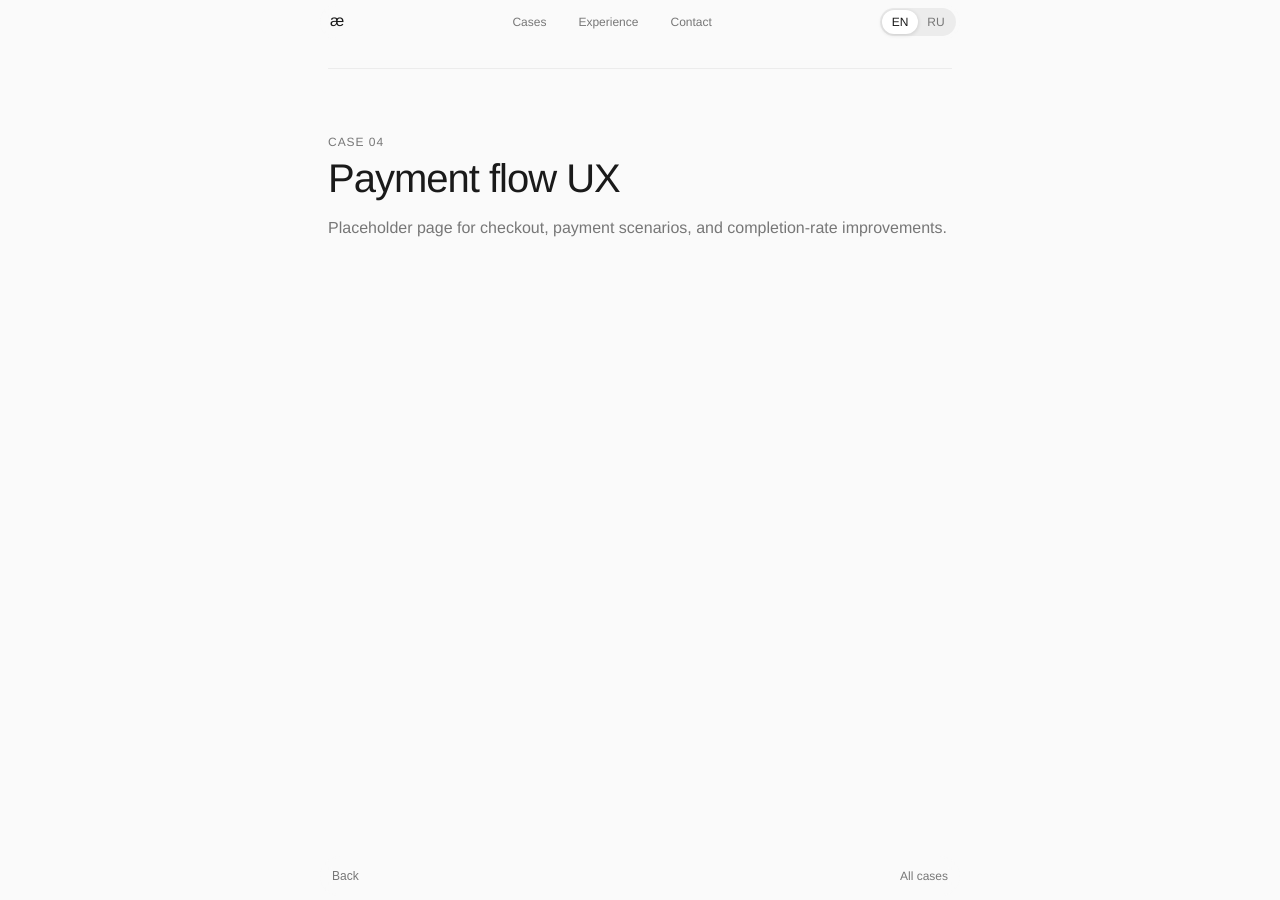
<file: cases/payment-flow.html>
<!doctype html>
<html lang="en">
  <head>
    <meta charset="utf-8">
    <meta name="viewport" content="width=device-width, initial-scale=1">
    <meta name="description" content="Payment flow UX by Anatolii Efimchik: checkout and payment interactions for entertainment and partner products.">
    <title>Payment flow UX - Anatolii Efimchik</title>
    <link rel="icon" type="image/jpeg" href="../images/Photo-square.jpg">
    <link rel="stylesheet" href="https://rsms.me/inter/inter.css">
    <link rel="stylesheet" href="https://cdn.hugeicons.com/font/hgi-stroke-rounded.css">
    <link rel="stylesheet" href="../styles.css">
  </head>
  <body>
    <header class="topbar">
      <div class="brand-group">
        <a class="brand" href="../index.html">æ</a>
      </div>
      <nav aria-label="Case navigation">
        <a href="../index.html#cases" data-en="Cases" data-ru="Кейсы">Cases</a>
        <a href="../index.html#experience" data-en="Experience" data-ru="Опыт">Experience</a>
        <a href="../index.html#contact" data-en="Contact" data-ru="Контакты">Contact</a>
      </nav>
      <div class="lang-switch" aria-label="Language switcher">
        <label class="lang-pill">
          <input type="checkbox" class="lang-input">
          <span class="lang-pill-thumb"></span>
          <span class="lang-label active" id="lang-label-en">EN</span>
          <span class="lang-label" id="lang-label-ru">RU</span>
        </label>
      </div>
    </header>
    <main class="page case-page">
      <section class="case-page-hero">
        <article>
          <p class="eyebrow" data-en="Case 04" data-ru="Кейс 04">Case 04</p>
          <h1 data-en="Payment flow UX" data-ru="Платежные сценарии">Payment flow UX</h1>
          <p class="hero-note" data-en="Placeholder page for checkout, payment scenarios, and completion-rate improvements." data-ru="Заготовка страницы для checkout, платежных сценариев и улучшения completion rate.">Placeholder page for checkout, payment scenarios, and completion-rate improvements.</p>
        </article>
      </section>
    </main>

    <nav class="case-nav" aria-label="Case navigation">
      <button class="button secondary" type="button" onclick="history.back()">
        <i class="hgi-stroke hgi-arrow-left-01" aria-hidden="true"></i>
        <span data-en="Back" data-ru="Назад">Back</span>
      </button>
      <a class="button secondary" href="../index.html#cases">
        <span data-en="All cases" data-ru="Все кейсы">All cases</span>
        <i class="hgi-stroke hgi-arrow-right-01" aria-hidden="true"></i>
      </a>
    </nav>

    <script src="../lang.js"></script>
  </body>
</html>
</file>
<file: styles.css>
:root {
  --background: #fafafa;
  --foreground: #1a1a1a;
  --muted: #777777;
  --line: #ececec;
  --accent: #4E6CFF;
  --ease-out-expo: cubic-bezier(0.16, 1, 0.3, 1);
}

* {
  box-sizing: border-box;
}

::selection {
  background: var(--accent);
  color: #1a1a1a;
}

html {
  scroll-behavior: smooth;
}

body {
  margin: 0;
  background-color: var(--background);
  color: var(--foreground);
  font-family: Inter, Arial, Helvetica, sans-serif;
  font-feature-settings:
    "cv01" 1,
    "cv02" 1,
    "cv03" 1,
    "cv04" 1,
    "cv05" 1,
    "cv06" 1,
    "cv08" 1,
    "cv09" 1,
    "cv10" 1,
    "cv11" 1,
    "cv12" 1,
    "cv13" 1,
    "calt" 1;
  font-kerning: normal;
  font-optical-sizing: auto;
  text-rendering: geometricPrecision;
}

a {
  color: inherit;
  text-decoration: none;
}

.topbar,
.page {
  width: min(100% - 16px, 640px);
  margin-right: auto;
  margin-left: auto;
}

.topbar {
  position: sticky;
  top: 4px;
  z-index: 10;
  display: grid;
  grid-template-columns: auto 1fr auto;
  gap: 12px;
  align-items: center;
  border-radius: 999px;
  padding: 2px 4px;
  background: rgba(250, 250, 250, 0.4);
  backdrop-filter: blur(8px) saturate(160%);
  -webkit-backdrop-filter: blur(8px) saturate(300%);
}

.brand-group {
  display: flex;
  align-items: center;
  gap: 8px;
  padding-left: 6px;
}

.hero-identity {
  display: flex;
  align-items: center;
  gap: 16px;
  margin-bottom: 32px;
}

.hero-avatar {
  width: 56px;
  height: 56px;
  border-radius: 50%;
  object-fit: cover;
  object-position: center top;
  flex-shrink: 0;
}

.hero-identity .hero-name {
  margin-bottom: 0px;
}

.hero-identity .eyebrow {
  margin-bottom: 0;
}

.hero-links {
  display: flex;
  gap: 16px;
  margin-left: auto;
  align-items: center;
}

.resume-link {
  display: inline-flex;
  align-items: center;
  gap: 4px;
  color: var(--foreground);
  font-size: 12px;
  font-weight: 400;
}

.brand {
  font-size: 16px;
  font-weight: 500;
  transition: color 0.2s ease;
}

.button span {
  font-size: inherit;
  color: inherit;
  line-height: inherit;
}

.button.small {
  min-height: 32px;
  padding: 0 8px;
  font-size: 12px;
  gap: 4px;
}

.btn-icon {
  width: 16px;
  height: 16px;
  display: block;
  flex-shrink: 0;
}

.button .hgi-stroke,
.resume-link .hgi-stroke,
.contact-links a .hgi-stroke {
  font-size: 16px;
  line-height: 1;
}

nav,
.lang-switch,
.actions,
.contact-links {
  display: flex;
  gap: 8px;
}

nav {
  justify-content: center;
}

nav a,
.button,
.contact-links a {
  display: inline-flex;
  gap: 8px;
  min-height: 32px;
  align-items: center;
  justify-content: center;
  border: 0;
  border-radius: 12px;
  padding: 0 12px;
  background: transparent;
  color: var(--muted);
  font: inherit;
  font-size: 12px;
  font-weight: 400;
  cursor: pointer;
  transition: color 0.2s ease, background-color 0.2s ease, border-color 0.2s ease;
}

.lang-switch {
  justify-content: flex-end;
  align-items: center;
}

.lang-label {
  font-size: 12px;
  font-weight: 400;
  color: var(--muted);
  transition: color 0.2s ease;
  user-select: none;
}

.lang-label.active {
  color: var(--foreground);
}

.lang-pill {
  position: relative;
  display: inline-flex;
  align-items: center;
  background: #ececec;
  border-radius: 999px;
  padding: 2px;
  cursor: pointer;
  user-select: none;
}

.lang-input {
  display: none;
}

.lang-pill-thumb {
  position: absolute;
  top: 2px;
  left: 2px;
  width: calc(50% - 2px);
  height: calc(100% - 4px);
  background: #ffffff;
  border-radius: 999px;
  box-shadow: 0 1px 4px rgba(0, 0, 0, 0.15);
  transition: transform 0.2s ease;
  pointer-events: none;
}

.lang-input:checked ~ .lang-pill-thumb {
  transform: translateX(100%);
}

.lang-pill .lang-label {
  position: relative;
  z-index: 1;
  width: 36px;
  height: 24px;
  display: inline-flex;
  align-items: center;
  justify-content: center;
}

.page {
  padding: 32px 8px 72px;
}

.hero {
  padding: 0 0 52px;
}

.section {
  border-top: 1px solid var(--line);
  padding: 32px 0;
}

.hero-name {
  margin: 0 0 8px;
  color: var(--foreground);
  font-size: 16px;
  font-weight: 500;
}

.eyebrow {
  margin: 0 0 6px;
  color: var(--muted);
  font-size: 12px;
  font-weight: 400;
  text-transform: uppercase;
  letter-spacing: 0.08em;
}

h1,
h2,
h3,
p {
  margin-top: 0;
}

p,
li {
  text-wrap: pretty;
}

h1 {
  max-width: none;
  margin-bottom: 16px;
  font-size: clamp(24px, 6vw, 40px);
  font-weight: 500;
  line-height: 1.08;
  letter-spacing: -0.025em;
  text-wrap: balance;
}

h2 {
  max-width: none;
  margin-bottom: 16px;
  font-size: clamp(20px, 4vw, 24px);
  font-weight: 500;
  line-height: 1.1;
  letter-spacing: -0.02em;
  text-wrap: balance;
}

h3 {
  margin-bottom: 8px;
  font-size: 16px;
  font-weight: 500;
  line-height: 1.2;
  letter-spacing: -0.01em;
  text-wrap: balance;
}

p,
li,
span {
  color: var(--muted);
  font-size: 16px;
  line-height: 1.55;
}

.lead {
  max-width: 38rem;
  font-size: 16px;
  line-height: 1.52;
}

.body-text {
  max-width: 38rem;
  font-size: 16px;
  line-height: 1.55;
}

.actions {
  flex-wrap: wrap;
  margin-top: 32px;
}

.actions .button {
  width: 40px;
  padding: 0;
  justify-content: center;
}

.actions .behance {
  margin-left: auto;
}

.button {
  min-height: 40px;
  padding: 0 16px 0 12px;
}

.primary {
  background: var(--foreground);
  color: var(--background);
  border: 1px solid transparent;
}

.secondary,
.contact-links a {
  border: 1px solid var(--line);
}

.section-head {
  margin-bottom: 16px;
}

.plain-list {
  border-top: 1px solid var(--line);
}

.timeline .job:last-child,
.plain-list li:last-child {
  border-bottom: none;
}

.timeline {
  display: flex;
  flex-direction: column;
  gap: 24px;
}

.job {
  padding: 0;
}

.job-top {
  display: flex;
  justify-content: space-between;
  gap: 16px;
  margin-bottom: 4px;
}

.job-top h3 {
  margin-bottom: 0;
}

.job-top p {
  flex: 0 0 auto;
  margin-bottom: 0;
  font-size: 12px;
}

.job > p:not(:last-child) {
  margin-bottom: 6px;
}

.job > p:last-child {
  margin-bottom: 0;
  font-size: 14px;
}

.plain-list {
  margin: 0;
  padding: 0;
  list-style: none;
}

.plain-list li {
  border-bottom: 1px solid var(--line);
  padding: 16px 0;
}

#cases {
  padding-top: 64px;
}

.contact {
  padding-top: 44px;
  padding-bottom: 0;
}

.contact h2 {
  max-width: none;
}

.contact-links {
  flex-wrap: wrap;
  margin-top: 24px;
}

.brand:hover {
  color: var(--accent);
}

nav a:hover,
nav a[aria-current="true"] {
  color: var(--foreground);
}

.button.primary:hover {
  background-color: var(--accent);
}

.button.secondary:hover,
.contact-links a:hover {
  border-color: var(--muted);
  color: var(--foreground);
}

.resume-link {
  transition: opacity 0.2s ease;
}

.resume-link:hover {
  opacity: 0.7;
}

.button:active {
  transform: scale(0.98);
}

:focus-visible {
  outline: 2px solid var(--accent);
  outline-offset: 2px;
  border-radius: 8px;
}

.case-page-hero {
  border-top: 1px solid var(--line);
  padding-top: 64px;
}

/* ─── Keyframes ─── */

@keyframes fade-up {
  from {
    opacity: 0;
    transform: translateY(14px);
  }
  to {
    opacity: 1;
    transform: translateY(0);
  }
}

@keyframes fade-in {
  from { opacity: 0; }
  to { opacity: 1; }
}

/* ─── Page-load sequence ─── */

.topbar {
  animation: fade-in 500ms var(--ease-out-expo) both;
}

.hero-identity {
  animation: fade-up 600ms var(--ease-out-expo) both;
}

.hero h1 {
  animation: fade-up 600ms var(--ease-out-expo) 100ms both;
}

.hero .lead {
  animation: fade-up 600ms var(--ease-out-expo) 200ms both;
}

.hero .actions {
  animation: fade-up 600ms var(--ease-out-expo) 300ms both;
}

.case-page-hero .eyebrow {
  animation: fade-up 600ms var(--ease-out-expo) both;
}

.case-page-hero h1 {
  animation: fade-up 600ms var(--ease-out-expo) 100ms both;
}

.case-page-hero .lead {
  animation: fade-up 600ms var(--ease-out-expo) 200ms both;
}

.case-page-hero .case-meta {
  animation: fade-up 600ms var(--ease-out-expo) 300ms both;
}

/* ─── Scroll reveals ─── */

.js-reveal {
  opacity: 0;
  transform: translateY(12px);
  transition: opacity 500ms var(--ease-out-expo), transform 500ms var(--ease-out-expo);
}

.js-reveal.is-visible {
  opacity: 1;
  transform: translateY(0);
}


@media (prefers-reduced-motion: reduce) {
  *,
  *::before,
  *::after {
    transition-duration: 0.01ms !important;
    animation-duration: 0.01ms !important;
  }

  .js-reveal {
    opacity: 1;
    transform: none;
    transition: none;
  }
}

/* ─── Case page components ─── */

.case-meta {
  display: grid;
  grid-template-columns: auto 1fr;
  gap: 10px 24px;
  align-items: baseline;
  margin: 28px 0 32px;
  padding: 0;
}

.case-meta dt {
  margin: 0;
  padding: 0;
  color: var(--muted);
  font-size: 12px;
  font-weight: 400;
  text-transform: uppercase;
  letter-spacing: 0.08em;
  line-height: 1.55;
}

.case-meta dd {
  margin: 0;
  padding: 0;
  color: var(--foreground);
  font-size: 14px;
  line-height: 1.55;
}

.case-table {
  width: 100%;
  border-collapse: collapse;
  margin: 16px 0 24px;
}

.case-table th {
  text-align: left;
  font-size: 12px;
  font-weight: 400;
  color: var(--muted);
  text-transform: uppercase;
  letter-spacing: 0.06em;
  padding: 8px 16px 8px 0;
  border-bottom: 1px solid var(--line);
}

.case-table td {
  vertical-align: top;
  font-size: 14px;
  color: var(--muted);
  line-height: 1.55;
  padding: 10px 16px 10px 0;
  border-bottom: 1px solid var(--line);
}

.case-table tr:last-child td {
  border-bottom: none;
}

.case-table td:first-child {
  padding-right: 24px;
  color: var(--foreground);
  font-size: 14px;
}

.callout {
  border: 1px solid var(--line);
  padding: 16px 16px;
  margin: 16px 0;
  border-radius: 16px;
}

.callout p {
  font-size: 16px;
  line-height: 1.55;
  margin-bottom: 8px;
}

.callout p:last-child {
  margin-bottom: 0;
}

.callout-title {
  color: var(--foreground);
  font-weight: 500;
}

.callout-key {
  color: var(--foreground);
  font-weight: 500;
  font-size: 14px;
}

.callout-quote {
  font-size: 12px;
  color: var(--muted);
  font-style: italic;
  padding-top: 4px;
  border-top: 1px solid var(--line);
  margin-top: 10px;
}

.case-excluded {
  font-size: 12px;
  color: var(--muted);
  opacity: 0.6;
  margin-bottom: 0;
}

.case-excluded::before {
  content: "// ";
}

.section > h3 {
  margin-top: 24px;
  margin-bottom: 12px;
}

/* ─── Case sticky nav ─── */

.case-page {
  padding-bottom: 100px;
}

.case-nav {
  position: fixed;
  bottom: 4px;
  left: 50%;
  transform: translateX(-50%);
  width: min(calc(100% - 16px), 640px);
  display: flex;
  justify-content: space-between;
  align-items: center;
  border-radius: 999px;
  background: rgba(250, 250, 250, 0.4);
  padding: 4px;
  backdrop-filter: blur(8px);
  z-index: 10;
}

.case-nav .button {
  background: transparent;
  border: none;
  min-height: 32px;
  padding: 0 4px;
  font-size: 12px;
  gap: 4px;
  transition: color 0.2s ease;
}

.case-nav .button:hover {
  color: var(--foreground);
}

.img-placeholder {
  width: 100%;
  aspect-ratio: 16 / 9;
  border: 1px dashed var(--muted);
  border-radius: 8px;
  display: flex;
  align-items: center;
  justify-content: center;
  margin: 24px 0;
  color: var(--muted);
  font-size: 12px;
  letter-spacing: 0.06em;
  text-transform: uppercase;
}

.hmw-list li {
  padding: 16px 0;
}

.hmw-list li p:first-child {
  color: var(--foreground);
  margin-bottom: 6px;
}

.hmw-list li p + p {
  font-size: 14px;
}

/* ─── Bento grid ─── */

.bento-grid {
  display: grid;
  grid-template-columns: 1fr 1fr;
  gap: 16px;
}

.bento-card {
  border: 1px solid var(--line);
  border-radius: 16px;
  overflow: hidden;
  display: flex;
  flex-direction: column;
  transition: border-color 0.2s ease;
}

a.bento-card:hover {
  border-color: var(--muted);
}

a.bento-card:hover .bento-title {
  color: var(--accent);
}

.bento-img {
  width: 100%;
  aspect-ratio: 3 / 2;
  flex-shrink: 0;
}


.bento-body {
  padding: 14px 16px 16px;
  display: flex;
  flex-direction: column;
  flex: 1;
}

.bento-title {
  margin: 0 0 6px;
  font-size: 16px;
  font-weight: 500;
  line-height: 1.25;
  letter-spacing: -0.01em;
  color: var(--foreground);
  transition: color 0.2s ease;
}

.bento-desc {
  margin: 0;
  font-size: 14px;
  line-height: 1.5;
}

.bento-card--text .bento-body {
  padding: 16px;
}

.bento-eyebrow {
  display: block;
  color: var(--muted);
  font-size: 12px;
  font-weight: 400;
  text-transform: uppercase;
  letter-spacing: 0.08em;
  margin-bottom: 12px;
}

.skill-tags {
  display: flex;
  flex-wrap: wrap;
  gap: 6px;
}

.skill-tag {
  display: inline-flex;
  align-items: center;
  padding: 4px 10px;
  border: 1px solid var(--line);
  border-radius: 999px;
  font-size: 12px;
  color: var(--muted);
  line-height: 1.4;
}

.bento-grid .js-reveal:nth-child(2) { transition-delay: 70ms; }
.bento-grid .js-reveal:nth-child(3) { transition-delay: 140ms; }
.bento-grid .js-reveal:nth-child(4) { transition-delay: 210ms; }
.bento-grid .js-reveal:nth-child(5) { transition-delay: 280ms; }

@media (max-width: 560px) {
  .topbar {
    grid-template-columns: auto 1fr;
  }

  nav {
    justify-content: flex-end;
    flex-wrap: wrap;
  }

  .lang-switch {
    grid-column: 1 / -1;
    justify-content: flex-start;
  }

  .page {
    padding-top: 24px;
  }

  .hero {
    padding: 28px 0 36px;
  }

  .job-top {
    display: block;
  }

  .bento-grid {
    grid-template-columns: 1fr;
  }
}
</file>
